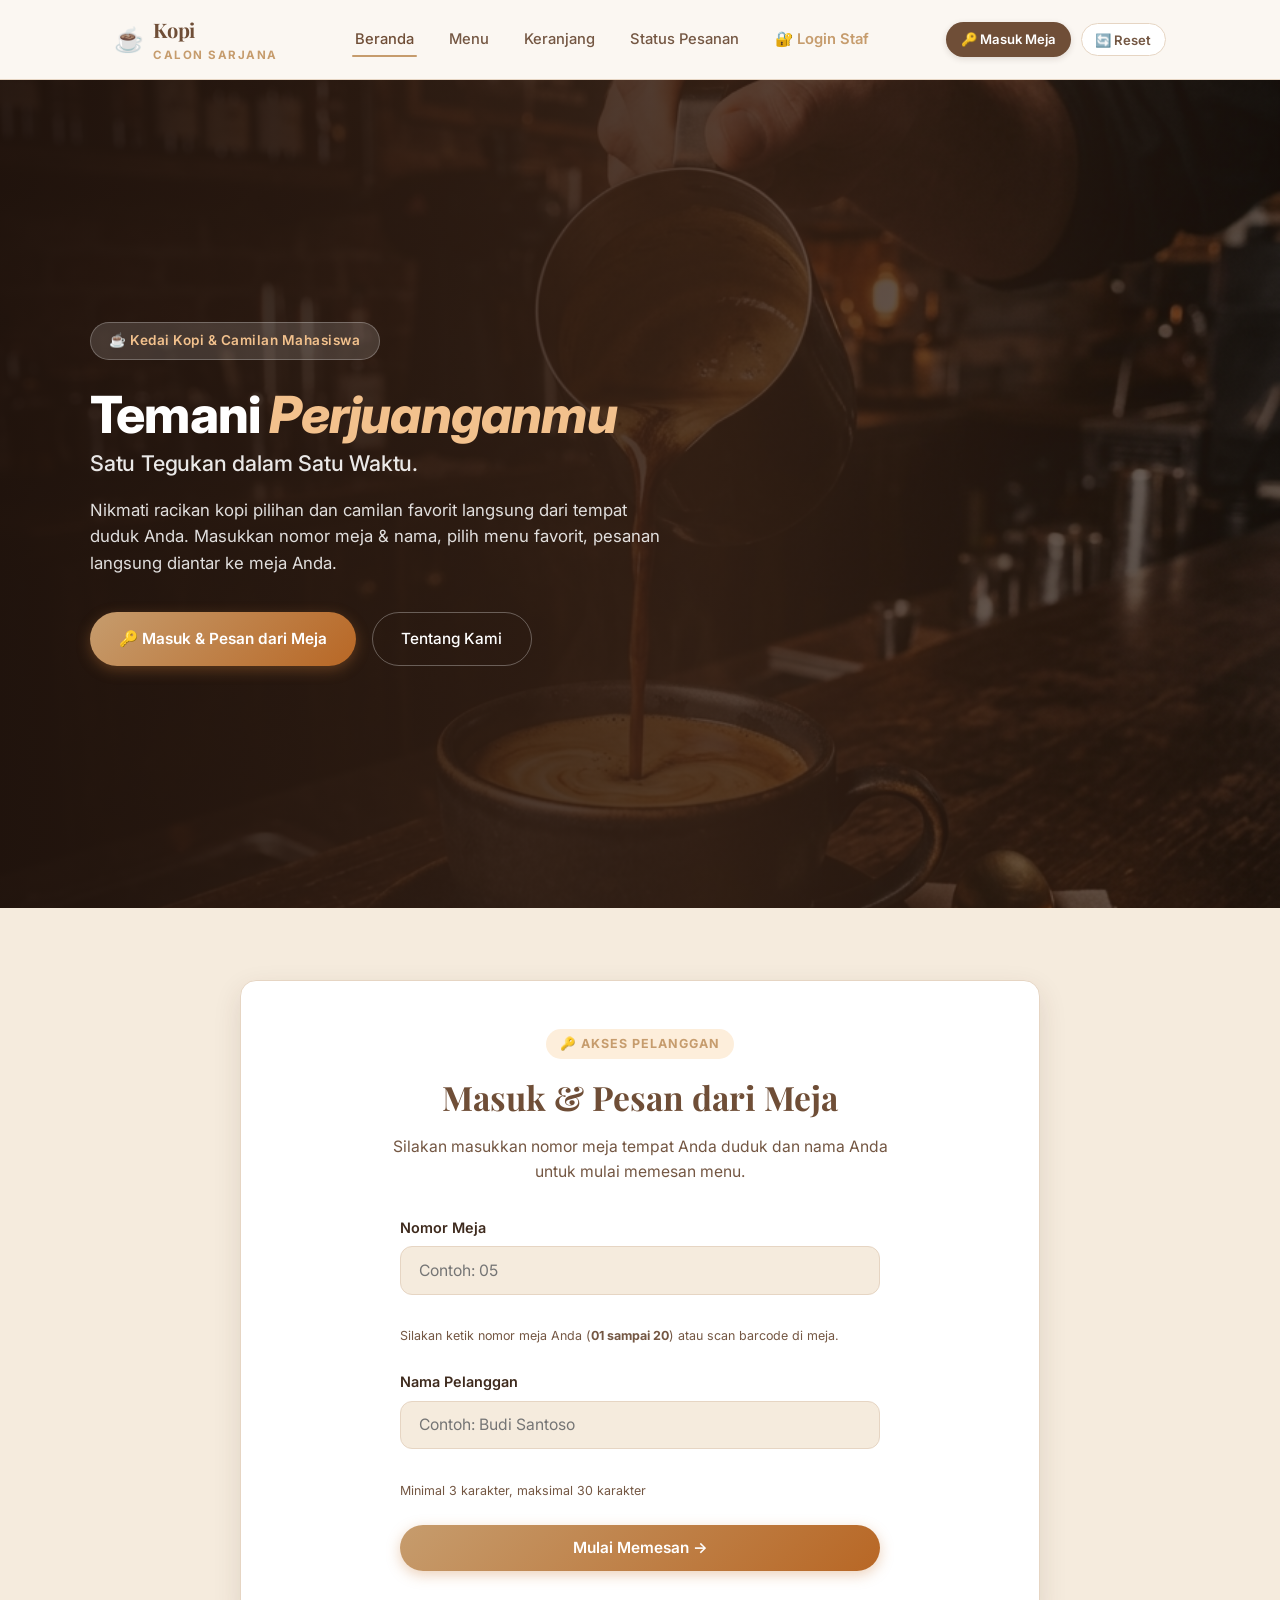
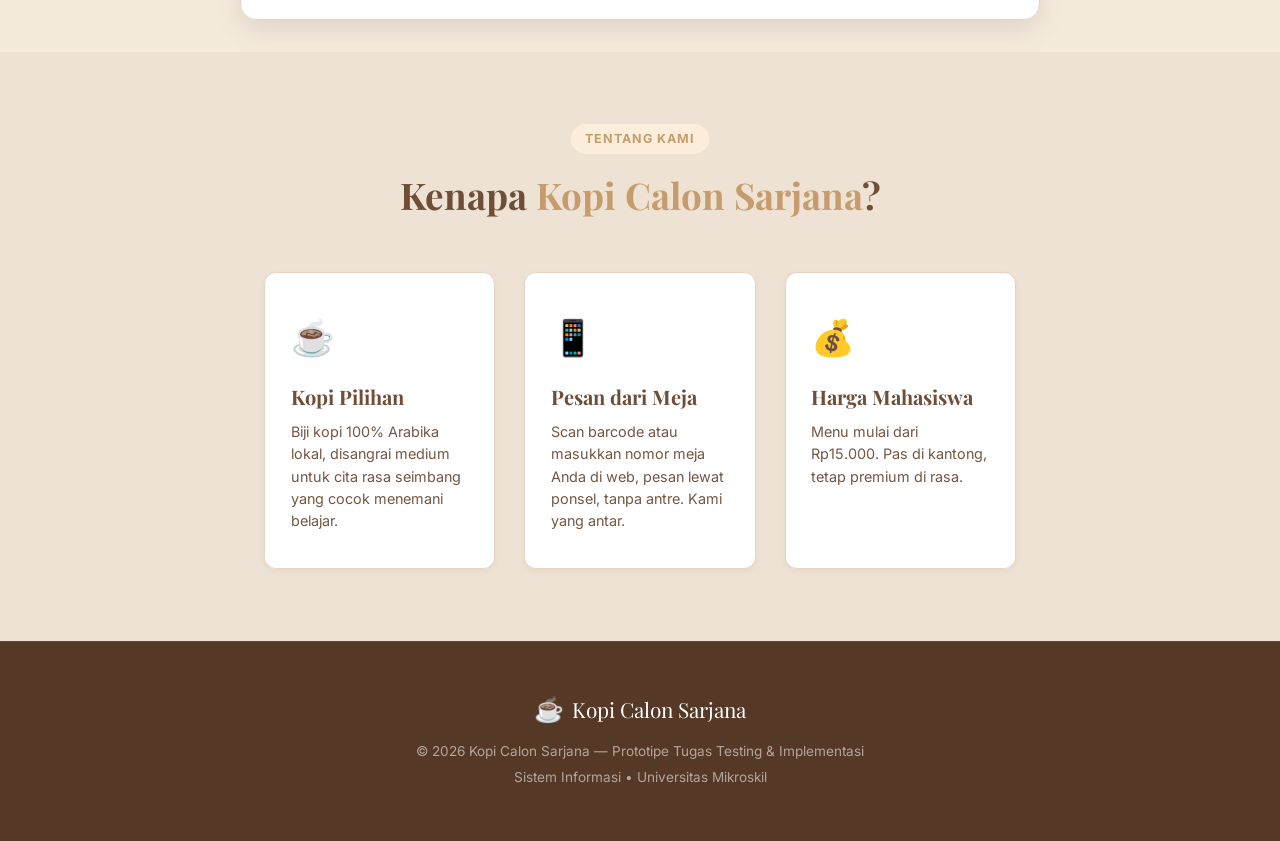
<file: index.html>
<!DOCTYPE html>
<html lang="id">
<head>
    <meta charset="UTF-8">
    <meta name="viewport" content="width=device-width, initial-scale=1.0">
    <title>Kopi Calon Sarjana — Temani Perjuanganmu</title>
    <meta name="description" content="Kopi Calon Sarjana — nikmati kopi dan camilan dari meja Anda. Pesan, duduk, nikmati.">
    <!-- Google Fonts -->
    <link rel="preconnect" href="https://fonts.googleapis.com">
    <link rel="preconnect" href="https://fonts.gstatic.com" crossorigin>
    <link href="https://fonts.googleapis.com/css2?family=Inter:wght@300;400;500;600;700;800&family=Playfair+Display:ital,wght@0,600;0,700;1,600&display=swap" rel="stylesheet">
    <!-- Stylesheet -->
    <link rel="stylesheet" href="CSS/beranda.css">
</head>
<body>

    <!-- ==================== NAVBAR ==================== -->
    <nav class="navbar" id="navbar">
        <div class="nav-container">
            <a href="index.html" class="nav-logo" id="navLogo">
                <span class="logo-icon">☕</span>
                <span class="logo-text">Kopi<strong>Calon Sarjana</strong></span>
            </a>

            <!-- Hamburger menu untuk mobile -->
            <button class="nav-hamburger" id="navHamburger" aria-label="Toggle menu">
                <span></span>
                <span></span>
                <span></span>
            </button>

            <!-- Link navigasi pelanggan -->
            <ul class="nav-links" id="navLinks">
                <li><a href="index.html" class="active" id="linkBeranda">Beranda</a></li>
                <li><a href="menu.html" id="linkMenu">Menu</a></li>
                <li><a href="checkout.html" id="linkKeranjang">Keranjang</a></li>
                <li><a href="status.html" id="linkStatus">Status Pesanan</a></li>
                <li><a href="login.html" class="nav-staff-link" id="linkLoginStaff" title="Area Admin & Kasir">🔐 Login Staf</a></li>
            </ul>

            <!-- Area Status Login Pelanggan & Reset -->
            <div class="nav-actions">
                <!-- Info sesi pelanggan aktif jika sudah login meja -->
                <div id="navUserInfo" class="nav-user-info hidden">
                    <span id="navUserBadge" class="nav-user-badge">Meja 05 • Budi</span>
                    <button type="button" class="btn-ganti-meja" onclick="keluarSesiPelanggan()" title="Ganti Meja / Nama">Ganti</button>
                </div>

                <!-- Tombol CTA Masuk Meja jika belum login -->
                <a href="#registrasi" class="btn-nav-login" id="navBtnLogin">🔑 Masuk Meja</a>

                <!-- Tombol Reset Data Uji -->
                <button class="btn-reset-data" id="btnResetData" onclick="konfirmasiReset()" title="Reset Data Uji">
                    🔄 Reset
                </button>
            </div>
        </div>
    </nav>

    <!-- ==================== HERO SECTION DENGAN SLIDESHOW 4 GAMBAR ==================== -->
    <header class="hero" id="heroSection">
        <!-- Slideshow 4 Gambar Background Hero -->
        <div class="hero-slideshow" aria-hidden="true">
            <div class="hero-slide active" style="background-image: url('coffee_hero.jpg');"></div>
            <div class="hero-slide" style="background-image: url('https://images.unsplash.com/photo-1501339847302-ac426a4a7cbb?w=1400&auto=format&fit=crop&q=80');"></div>
            <div class="hero-slide" style="background-image: url('https://images.unsplash.com/photo-1495474472287-4d71bcdd2085?w=1400&auto=format&fit=crop&q=80');"></div>
            <div class="hero-slide" style="background-image: url('https://images.unsplash.com/photo-1517701550927-30cf4ba1dba5?w=1400&auto=format&fit=crop&q=80');"></div>
        </div>

        <!-- Lapisan Overlay untuk Keterbacaan Teks Maksimal -->
        <div class="hero-overlay"></div>

        <div class="hero-container">
            <div class="hero-content fade-in-up">
                <span class="hero-badge">☕ Kedai Kopi & Camilan Mahasiswa</span>
                <h1>Temani <span class="hero-highlight">Perjuanganmu</span><br>
                    <span class="hero-sub">Satu Tegukan dalam Satu Waktu.</span>
                </h1>
                <p class="hero-desc">
                    Nikmati racikan kopi pilihan dan camilan favorit langsung dari tempat duduk Anda. 
                    Masukkan nomor meja & nama, pilih menu favorit, pesanan langsung diantar ke meja Anda.
                </p>
                <div class="hero-cta">
                    <a href="#registrasi" class="btn-primary" id="btnMulaiPesan">🔑 Masuk & Pesan dari Meja</a>
                    <a href="#tentang" class="btn-ghost">Tentang Kami</a>
                </div>
            </div>
        </div>
    </header>

    <!-- ==================== SECTION REGISTRASI / LOGIN MEJA ==================== -->
    <section class="section-registrasi" id="registrasi">
        <div class="section-container scroll-reveal">
            <div class="reg-header">
                <span class="section-badge">🔑 Akses Pelanggan</span>
                <h2>Masuk & Pesan dari Meja</h2>
                <p>Silakan masukkan nomor meja tempat Anda duduk dan nama Anda untuk mulai memesan menu.</p>
            </div>

            <!-- Pesan error jika URL parameter meja tidak valid (contoh: ?meja=99) -->
            <div id="mejaErrorContainer" class="meja-error-card hidden">
                <div class="error-icon-large">⚠️</div>
                <h3>Meja tidak ditemukan</h3>
                <p id="mejaErrorDetail">Kode meja tidak valid. Silakan periksa kembali nomor meja Anda (01 sampai 20) atau hubungi kasir.</p>
                <p class="hint-text">Format meja yang valid: 01 - 20</p>
                <button type="button" class="btn-secondary" style="margin-top: 1rem;" onclick="tampilkanFormManual()">Ketik Nomor Meja Manual</button>
            </div>

            <!-- Form Registrasi / Login Meja -->
            <form id="formRegistrasi" class="reg-form" onsubmit="prosesRegistrasi(event)">
                <!-- Input Nomor Meja -->
                <div class="form-group">
                    <label for="inputMeja">Nomor Meja</label>
                    <input type="text" id="inputMeja" placeholder="Contoh: 05" maxlength="2" autocomplete="off" />
                    <div id="errorMeja" class="error-message" role="alert"></div>
                    <small class="form-hint" id="hintMeja">Rentang meja yang tersedia: <strong>01 sampai 20</strong> (terisi otomatis bila scan barcode)</small>
                </div>

                <!-- Input Nama Pelanggan -->
                <div class="form-group">
                    <label for="inputNama">Nama Pelanggan</label>
                    <input type="text" id="inputNama" placeholder="Contoh: Budi Santoso" maxlength="30" autocomplete="off" />
                    <div id="errorNama" class="error-message" role="alert"></div>
                    <small class="form-hint">Minimal 3 karakter, maksimal 30 karakter</small>
                </div>

                <button type="submit" class="btn-primary btn-full" id="btnRegistrasi">
                    Mulai Memesan →
                </button>
            </form>

            <!-- Tampilan Jika Sudah Berhasil Masuk / Terdaftar -->
            <div id="regSukses" class="reg-sukses hidden">
                <div class="sukses-icon">✅</div>
                <h3>Selamat datang, <span id="namaDisplay"></span>!</h3>
                <p>Anda terdaftar di <strong>Meja <span id="mejaDisplay"></span></strong>. Silakan lanjut memilih menu favorit Anda.</p>
                <div class="reg-sukses-actions">
                    <a href="menu.html" class="btn-primary" id="btnKeMenu">
                        Lihat Katalog Menu →
                    </a>
                    <button type="button" class="btn-secondary" id="btnGantiSesi" onclick="keluarSesiPelanggan()">
                        Ganti Meja / Nama
                    </button>
                </div>
            </div>
        </div>
    </section>

    <!-- ==================== SECTION TENTANG ==================== -->
    <section class="section-tentang" id="tentang">
        <div class="section-container scroll-reveal">
            <span class="section-badge">Tentang Kami</span>
            <h2>Kenapa <span class="text-accent">Kopi Calon Sarjana</span>?</h2>
            <div class="tentang-grid">
                <div class="tentang-card">
                    <div class="tentang-icon">☕</div>
                    <h3>Kopi Pilihan</h3>
                    <p>Biji kopi 100% Arabika lokal, disangrai medium untuk cita rasa seimbang yang cocok menemani belajar.</p>
                </div>
                <div class="tentang-card">
                    <div class="tentang-icon">📱</div>
                    <h3>Pesan dari Meja</h3>
                    <p>Scan barcode atau masukkan nomor meja Anda di web, pesan lewat ponsel, tanpa antre. Kami yang antar.</p>
                </div>
                <div class="tentang-card">
                    <div class="tentang-icon">💰</div>
                    <h3>Harga Mahasiswa</h3>
                    <p>Menu mulai dari Rp15.000. Pas di kantong, tetap premium di rasa.</p>
                </div>
            </div>
        </div>
    </section>

    <!-- ==================== FOOTER ==================== -->
    <footer class="footer">
        <div class="footer-container">
            <div class="footer-brand">
                <span class="logo-icon">☕</span>
                <span>Kopi Calon Sarjana</span>
            </div>
            <p class="footer-text">© 2026 Kopi Calon Sarjana — Prototipe Tugas Testing & Implementasi</p>
            <p class="footer-text">Sistem Informasi • Universitas Mikroskil</p>
        </div>
    </footer>

    <!-- ==================== SCRIPTS ==================== -->
    <script src="js/data.js"></script>
    <script src="js/nav-guard.js"></script>
    <script src="js/beranda.js"></script>
</body>
</html>
</file>
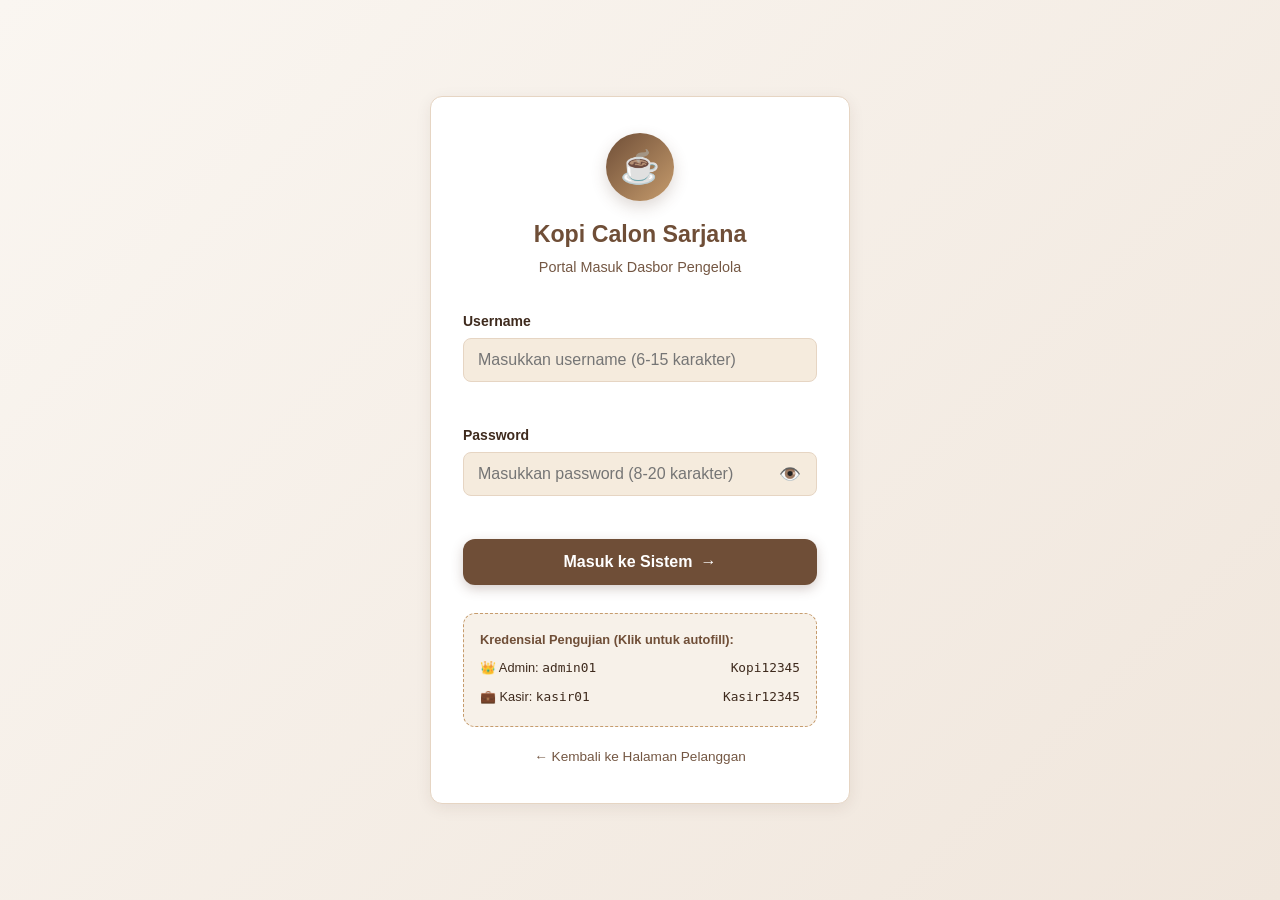
<file: admin.html>
<!DOCTYPE html>
<html lang="id">
<head>
  <meta charset="UTF-8">
  <meta name="viewport" content="width=device-width, initial-scale=1.0">
  <title>Dasbor Admin — Kopi Calon Sarjana</title>
  <link rel="stylesheet" href="CSS/style.css">
  <link rel="stylesheet" href="CSS/admin.css">
</head>
<body>

  <div class="admin-layout">
    <!-- ==================== SIDEBAR DESKTOP ==================== -->
    <aside class="admin-sidebar" aria-label="Sidebar Navigasi Admin">
      <div class="sidebar-header">
        <div class="sidebar-brand-icon">☕</div>
        <div class="sidebar-brand-text">
          <h2>Kopi Calon Sarjana</h2>
          <span>Area Admin</span>
        </div>
      </div>

      <nav class="sidebar-nav">
        <button id="nav-dashboard" class="nav-item active">
          <span class="nav-icon">📊</span>
          <span>Dashboard</span>
        </button>

        <button id="nav-antrean" class="nav-item">
          <span class="nav-icon">📋</span>
          <span>Antrean Pesanan</span>
        </button>

        <button id="nav-menu" class="nav-item">
          <span class="nav-icon">☕</span>
          <span>Kelola Menu</span>
        </button>

        <button id="nav-rekap" class="nav-item">
          <span class="nav-icon">📊</span>
          <span>Rekap Penjualan</span>
        </button>
      </nav>

      <div class="sidebar-footer">
        <div class="user-badge-sidebar">
          <div class="user-avatar-circle">A</div>
          <div>
            <div id="adminUserName" class="user-meta-name">admin01</div>
            <div id="adminUserRole" class="user-meta-role">Admin</div>
          </div>
        </div>
        <button onclick="logout()" class="btn-sidebar-logout" title="Keluar dari akun admin">
          <span>🚪</span>
          <span>Keluar</span>
        </button>
      </div>
    </aside>

    <!-- ==================== MAIN CONTENT AREA ==================== -->
    <main class="admin-main">
      <!-- Header Bar -->
      <div class="page-header-bar">
        <div class="page-title-group">
          <h1 id="mainSectionTitle">Dasbor Pengelola</h1>
          <p>Pantau pesanan, verifikasi transaksi non-tunai, dan kelola katalog produk</p>
        </div>
        <div class="header-status-indicator">
          <span class="pulse-dot"></span>
          <span>Sistem Aktif (Real-Time)</span>
        </div>
      </div>

      <!-- ==================== FITUR A: SECTION DASBOR ==================== -->
      <section id="section-dashboard" class="admin-section active">
        <!-- 3 Kartu Ringkasan Hari Ini -->
        <div class="dashboard-grid">
          <!-- Kartu 1: Pesanan Hari Ini -->
          <div class="stat-card card-blue">
            <div class="stat-icon-wrapper">📦</div>
            <div class="stat-info">
              <div class="stat-title">Pesanan Hari Ini</div>
              <div id="stat-total-pesanan" class="stat-value">0</div>
              <div class="stat-subtext">Total transaksi masuk hari ini</div>
            </div>
          </div>

          <!-- Kartu 2: Menunggu Konfirmasi -->
          <div class="stat-card card-amber">
            <div class="stat-icon-wrapper">⏳</div>
            <div class="stat-info">
              <div class="stat-title">Menunggu Konfirmasi</div>
              <div id="stat-menunggu-konfirmasi" class="stat-value">0</div>
              <div class="stat-subtext">Perlu verifikasi & pemrosesan</div>
            </div>
          </div>

          <!-- Kartu 3: Total Penjualan Hari Ini (Hanya Status Lunas) -->
          <div class="stat-card card-green">
            <div class="stat-icon-wrapper">💰</div>
            <div class="stat-info">
              <div class="stat-title">Total Penjualan Hari Ini</div>
              <div id="stat-total-penjualan" class="stat-value">Rp0</div>
              <div class="stat-subtext">Total pendapatan berstatus lunas</div>
            </div>
          </div>
        </div>

        <!-- Ringkasan Cepat Antrean di Dasbor -->
        <div class="section-box">
          <div class="section-box-header">
            <h3><span>⚡</span> <span>5 Pesanan Terbaru Hari Ini</span></h3>
            <button class="header-action-btn" onclick="bukaSection('section-antrean', 'nav-antrean')">
              <span>Buka Seluruh Antrean</span>
              <span>→</span>
            </button>
          </div>
          <div class="table-responsive">
            <table class="admin-table">
              <thead>
                <tr>
                  <th>Nomor Pesanan</th>
                  <th>Meja</th>
                  <th>Status Bayar</th>
                  <th>Status Alur</th>
                  <th>Total</th>
                </tr>
              </thead>
              <tbody id="tbody-antrean-mini">
                <!-- Di-generate otomatis oleh admin.js -->
              </tbody>
            </table>
          </div>
        </div>
      </section>

      <!-- ==================== FITUR B: SECTION ANTREAN PESANAN ==================== -->
      <section id="section-antrean" class="admin-section">
        <div class="section-box">
          <div class="section-box-header">
            <h3><span>📋</span> <span>Daftar Antrean Pesanan Masuk</span></h3>
            <div style="font-size: 0.85rem; color: var(--color-text-secondary);">
              Urutan dari pesanan terbaru
            </div>
          </div>
          <div class="table-responsive">
            <table class="admin-table">
              <thead>
                <tr>
                  <th>Nomor Pesanan</th>
                  <th>Meja</th>
                  <th>Status Bayar</th>
                  <th>Status Pesanan</th>
                  <th>Total</th>
                  <th>Aksi & Alur Status</th>
                </tr>
              </thead>
              <tbody id="tbody-antrean-pesanan">
                <!-- Di-render oleh admin.js -->
              </tbody>
            </table>
          </div>
        </div>
      </section>

      <!-- ==================== FITUR C: SECTION KELOLA MENU ==================== -->
      <section id="section-menu" class="admin-section">
        <div class="section-box">
          <div class="section-box-header">
            <h3><span>☕</span> <span>Katalog Menu Kopi & Cemilan</span></h3>
            <button class="header-action-btn" onclick="bukaModalTambahMenu()">
              <span>+</span>
              <span>Tambah Menu</span>
            </button>
          </div>
          <div class="table-responsive">
            <table class="admin-table">
              <thead>
                <tr>
                  <th>ID</th>
                  <th>Foto</th>
                  <th>Nama & Deskripsi</th>
                  <th>Kategori</th>
                  <th>Harga Satuan</th>
                  <th>Ketersediaan (Toggle)</th>
                  <th>Aksi</th>
                </tr>
              </thead>
              <tbody id="tbody-kelola-menu">
                <!-- Di-render oleh admin.js -->
              </tbody>
            </table>
          </div>
        </div>
      </section>

      <!-- ==================== FITUR REKAP PENJUALAN (ADMIN) ==================== -->
      <section id="section-rekap" class="admin-section">
        <!-- Rekap Tabs -->
        <div class="rekap-tabs-header">
          <button id="btn-tab-harian" class="rekap-tab-btn active" onclick="bukaTabRekapAdmin('harian')">
            📅 Rekap Harian (Hari Ini)
          </button>
          <button id="btn-tab-bulanan" class="rekap-tab-btn" onclick="bukaTabRekapAdmin('bulanan')">
            🗓️ Rekap Bulanan (<span id="rekap-nama-bulan">Bulan Ini</span>)
          </button>

          <!-- Tombol Inject Data Dummy (TC-27) -->
          <div style="margin-left:auto; display:flex; align-items:center;">
            <button id="btn-inject-dummy" class="btn-inject-dummy" onclick="handleInjectDummyAdmin()" title="Menambahkan 1 transaksi selesai di hari kemarin (Rp56.000) untuk pengujian">
              <span>🧪</span>
              <span>Inject Data Dummy (Kemarin)</span>
            </button>
          </div>
        </div>

        <!-- Konten Tab 1: Rekap Harian (TC-16) -->
        <div id="tab-content-harian" class="rekap-tab-content active">
          <div class="dashboard-grid">
            <!-- Kartu Tunai Harian -->
            <div class="stat-card card-green">
              <div class="stat-icon-wrapper">💵</div>
              <div class="stat-info">
                <div class="stat-title">Pendapatan Tunai Hari Ini</div>
                <div id="rekap-tunai-harian" class="stat-value">Rp0</div>
                <div class="stat-subtext">Total transaksi tunai lunas</div>
              </div>
            </div>

            <!-- Kartu Non-Tunai Harian -->
            <div class="stat-card card-blue">
              <div class="stat-icon-wrapper">📱</div>
              <div class="stat-info">
                <div class="stat-title">Pendapatan Non-Tunai Hari Ini</div>
                <div id="rekap-nontunai-harian" class="stat-value">Rp0</div>
                <div class="stat-subtext">QRIS / Transfer bank lunas</div>
              </div>
            </div>

            <!-- Kartu Total Keseluruhan Harian -->
            <div class="stat-card card-amber">
              <div class="stat-icon-wrapper">🏆</div>
              <div class="stat-info">
                <div class="stat-title">Total Keseluruhan Hari Ini</div>
                <div id="rekap-total-harian" class="stat-value">Rp0</div>
                <div class="stat-subtext">Akumulasi seluruh metode pembayaran</div>
              </div>
            </div>
          </div>
        </div>

        <!-- Konten Tab 2: Rekap Bulanan (TC-27) -->
        <div id="tab-content-bulanan" class="rekap-tab-content">
          <div class="dashboard-grid">
            <!-- Kartu Total Bulanan -->
            <div class="stat-card card-green" style="grid-column: 1/-1;">
              <div class="stat-icon-wrapper" style="width:72px; height:72px; font-size:2.25rem;">📈</div>
              <div class="stat-info">
                <div class="stat-title">Total Keseluruhan Bulan Ini</div>
                <div id="rekap-total-bulanan" class="stat-value" style="font-size:2.25rem;">Rp0</div>
                <div class="stat-subtext">Total seluruh pesanan lunas di bulan kalender berjalan (termasuk pesanan tanggal kemarin)</div>
              </div>
            </div>
          </div>
        </div>
      </section>
    </main>
  </div>

  <!-- ==================== BOTTOM NAV (MOBILE) ==================== -->
  <nav class="admin-bottom-nav" aria-label="Bottom Navigasi Mobile">
    <button id="m-nav-dashboard" class="bottom-nav-item active">
      <span class="nav-icon">📊</span>
      <span>Dashboard</span>
    </button>
    <button id="m-nav-antrean" class="bottom-nav-item">
      <span class="nav-icon">📋</span>
      <span>Antrean</span>
    </button>
    <button id="m-nav-menu" class="bottom-nav-item">
      <span class="nav-icon">☕</span>
      <span>Menu</span>
    </button>
    <button id="m-nav-rekap" class="bottom-nav-item">
      <span class="nav-icon">📈</span>
      <span>Rekap</span>
    </button>
    <button onclick="logout()" class="bottom-nav-item" style="color: var(--color-error);">
      <span class="nav-icon">🚪</span>
      <span>Keluar</span>
    </button>
  </nav>

  <!-- ==================== MODAL VERIFIKASI BUKTI PEMBAYARAN ==================== -->
  <div id="modalBuktiPembayaran" class="modal-overlay" role="dialog" aria-modal="true" aria-labelledby="modalBuktiTitle">
    <div class="modal-card">
      <div class="modal-header">
        <h3 id="modalBuktiTitle">Verifikasi Bukti Pembayaran Non-Tunai</h3>
        <button class="modal-close-btn" onclick="tutupModalBukti()" aria-label="Tutup Modal">&times;</button>
      </div>
      <div class="modal-body">
        <div id="buktiPreviewArea" class="bukti-preview-container">
          <!-- Preview Bukti Transfer dimasukkan di sini -->
        </div>
        <div id="buktiDetailMeta" class="bukti-detail-meta">
          <!-- Info ringkas transaksi -->
        </div>
      </div>
      <div class="modal-footer">
        <!-- Tombol Tolak Bukti (TC-22) -->
        <button id="btn-tolak-bukti" class="btn-tolak" onclick="handleAksiTolakBukti()">
          <span>✕</span>
          <span>Tolak</span>
        </button>
        <!-- Tombol Terima Bukti (TC-12) -->
        <button id="btn-terima-bukti" class="btn-terima" onclick="handleAksiTerimaBukti()">
          <span>✓</span>
          <span>Terima</span>
        </button>
      </div>
    </div>
  </div>

  <!-- ==================== MODAL TAMBAH / EDIT MENU ==================== -->
  <div id="modalKelolaMenu" class="modal-overlay" role="dialog" aria-modal="true" aria-labelledby="modalMenuTitle">
    <div class="modal-card">
      <div class="modal-header">
        <h3 id="modalMenuTitle">Kelola Menu</h3>
        <button class="modal-close-btn" onclick="tutupModalMenu()" aria-label="Tutup Modal">&times;</button>
      </div>
      <form id="formMenuAdmin" onsubmit="handleSimpanMenu(event)">
        <div class="modal-body">
          <input type="hidden" id="input-menu-id">

          <div style="margin-bottom: 1rem;">
            <label for="input-menu-nama" style="display:block; font-size: 0.85rem; font-weight: 600; margin-bottom: 0.35rem;">
              Nama Menu <span style="color: var(--color-error);">*</span>
            </label>
            <input 
              type="text" 
              id="input-menu-nama" 
              class="input-field" 
              placeholder="Contoh: Es Kopi Susu Gula Aren" 
              style="width: 100%; padding: 0.65rem; border: 1.5px solid var(--color-border); border-radius: 8px;"
              required
            >
          </div>

          <div style="margin-bottom: 1rem;">
            <label for="input-menu-kategori" style="display:block; font-size: 0.85rem; font-weight: 600; margin-bottom: 0.35rem;">
              Kategori <span style="color: var(--color-error);">*</span>
            </label>
            <select 
              id="input-menu-kategori" 
              style="width: 100%; padding: 0.65rem; border: 1.5px solid var(--color-border); border-radius: 8px;"
            >
              <option value="Kopi">Kopi</option>
              <option value="Non-Kopi">Non-Kopi</option>
              <option value="Makanan">Makanan</option>
            </select>
          </div>

          <div style="margin-bottom: 1rem;">
            <label for="input-menu-harga" style="display:block; font-size: 0.85rem; font-weight: 600; margin-bottom: 0.35rem;">
              Harga (Rp) <span style="color: var(--color-error);">*</span>
            </label>
            <input 
              type="number" 
              id="input-menu-harga" 
              class="input-field" 
              placeholder="Contoh: 25000" 
              min="1000" 
              step="500" 
              style="width: 100%; padding: 0.65rem; border: 1.5px solid var(--color-border); border-radius: 8px;"
              required
            >
          </div>

          <div style="margin-bottom: 1rem;">
            <label for="input-menu-deskripsi" style="display:block; font-size: 0.85rem; font-weight: 600; margin-bottom: 0.35rem;">
              Deskripsi Singkat (Opsional)
            </label>
            <textarea 
              id="input-menu-deskripsi" 
              rows="3" 
              style="width: 100%; padding: 0.65rem; border: 1.5px solid var(--color-border); border-radius: 8px; font-family: inherit; font-size: 0.9rem;"
              placeholder="Keterangan bahan atau cita rasa menu..."
            ></textarea>
          </div>

          <div style="margin-bottom: 0.5rem;">
            <label for="input-menu-image" style="display:block; font-size: 0.85rem; font-weight: 600; margin-bottom: 0.35rem;">
              URL Gambar (Opsional)
            </label>
            <input 
              type="text" 
              id="input-menu-image" 
              placeholder="https://... atau path gambar lokal" 
              style="width: 100%; padding: 0.65rem; border: 1.5px solid var(--color-border); border-radius: 8px; font-size: 0.85rem;"
            >
          </div>
        </div>
        <div class="modal-footer">
          <button type="button" class="btn-action-small" onclick="tutupModalMenu()" style="background:#e8ddd2;">Batal</button>
          <button type="submit" class="header-action-btn">Simpan Perubahan</button>
        </div>
      </form>
    </div>
  </div>

  <!-- Hidden master template to ensure element with id="select-status" exists directly for test runner / DOM inspect -->
  <div style="display: none;" aria-hidden="true">
    <select id="select-status" aria-label="Template Alur Status">
      <option value="Menunggu Konfirmasi">Menunggu Konfirmasi</option>
      <option value="Diproses">Diproses</option>
      <option value="Siap Diambil">Siap Diambil</option>
      <option value="Selesai">Selesai</option>
    </select>
  </div>

  <!-- ==================== TOAST ERROR STATUS (TC-23) ==================== -->
  <div id="toast-error-status" role="alert">
    <span>⚠️</span>
    <span id="toast-error-text">Perubahan status tidak valid</span>
  </div>

  <!-- Toast Sukses Status -->
  <div id="toast-success-status" role="status">
    <span>✅</span>
    <span id="toast-success-text">Operasi berhasil dijalankan</span>
  </div>

  <!-- Dependensi Javascript -->
  <script src="js/storage.js"></script>
  <script src="js/data.js"></script>
  <script src="js/pesanan.js"></script>
  <script src="js/auth.js"></script>
  <script src="js/rekap.js"></script>
  <script src="js/admin.js"></script>
</body>
</html>
</file>
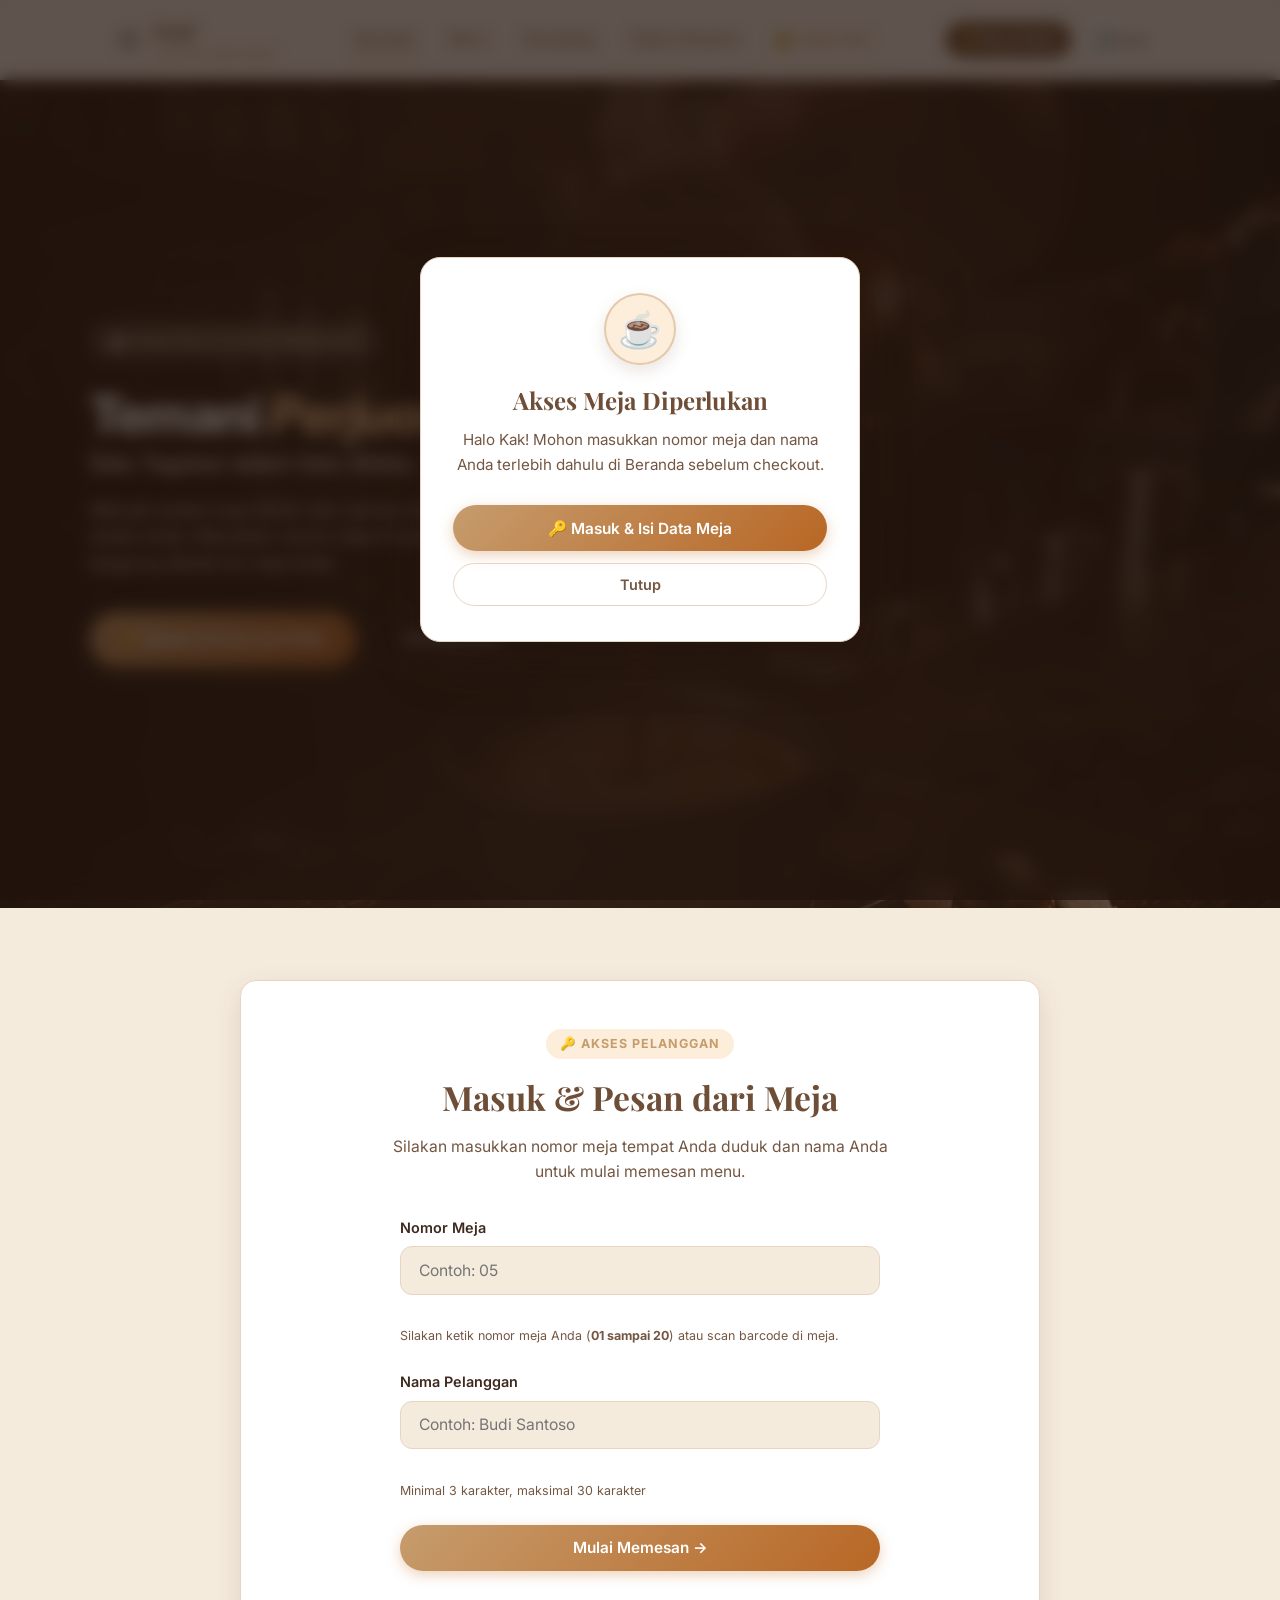
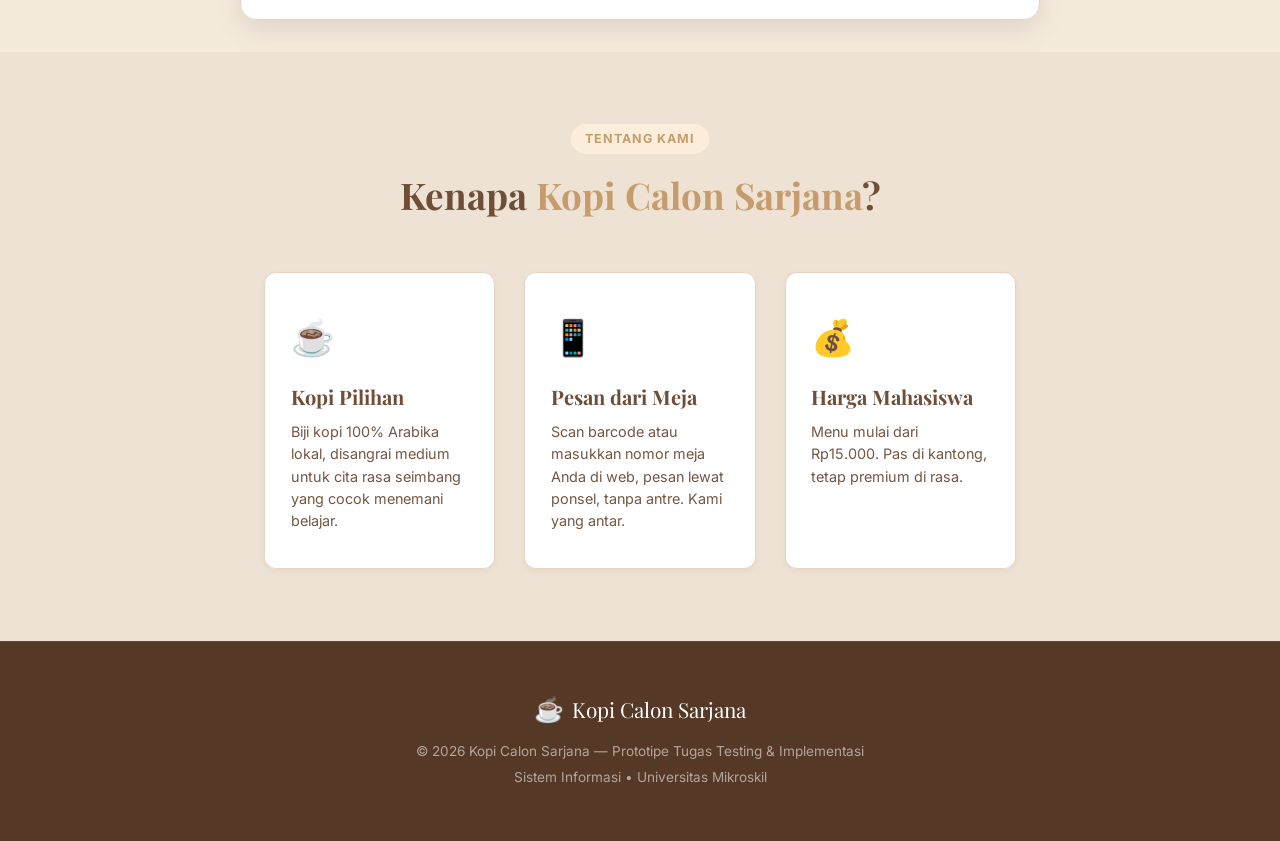
<file: checkout.html>
<!DOCTYPE html>
<html lang="id">
<head>
    <meta charset="UTF-8">
    <meta name="viewport" content="width=device-width, initial-scale=1.0">
    <title>Checkout Pesanan — Kopi Calon Sarjana</title>
    <meta name="description" content="Periksa ringkasan pesanan kopi & camilan Anda, pilih metode pembayaran, dan selesaikan pesanan Anda.">
    <!-- Google Fonts -->
    <link rel="preconnect" href="https://fonts.googleapis.com">
    <link rel="preconnect" href="https://fonts.gstatic.com" crossorigin>
    <link href="https://fonts.googleapis.com/css2?family=Inter:wght@300;400;500;600;700;800&family=Playfair+Display:ital,wght@0,600;0,700;1,600&display=swap" rel="stylesheet">
    <!-- Stylesheet -->
    <link rel="stylesheet" href="CSS/beranda.css">
    <link rel="stylesheet" href="CSS/menu.css">
    <link rel="stylesheet" href="CSS/checkout.css">
</head>
<body>

    <!-- ==================== NAVBAR ==================== -->
    <nav class="navbar" id="navbar">
        <div class="nav-container">
            <a href="index.html" class="nav-logo" id="navLogo">
                <span class="logo-icon">☕</span>
                <span class="logo-text">Kopi<strong>Calon Sarjana</strong></span>
            </a>

            <!-- Hamburger menu untuk mobile -->
            <button class="nav-hamburger" id="navHamburger" aria-label="Toggle menu">
                <span></span>
                <span></span>
                <span></span>
            </button>

            <!-- Link navigasi pelanggan -->
            <ul class="nav-links" id="navLinks">
                <li><a href="index.html" id="linkBeranda">Beranda</a></li>
                <li><a href="menu.html" id="linkMenu">Menu</a></li>
                <li><a href="checkout.html" class="active" id="linkKeranjang">Keranjang</a></li>
                <li><a href="status.html" id="linkStatus">Status Pesanan</a></li>
                <li><a href="login.html" class="nav-staff-link" id="linkLoginStaff" title="Area Admin & Kasir">🔐 Login Staf</a></li>
            </ul>

            <!-- Area Status Login Pelanggan & Reset -->
            <div class="nav-actions">
                <div id="navUserInfo" class="nav-user-info">
                    <span id="navUserBadge" class="nav-user-badge">Meja --</span>
                </div>

                <!-- Tombol Reset Data Uji -->
                <button class="btn-reset-data" id="btnResetData" onclick="konfirmasiReset()" title="Reset Data Uji">
                    🔄 Reset
                </button>
            </div>
        </div>
    </nav>

    <!-- ==================== BANNER STATUS MEJA DINE-IN ==================== -->
    <section class="dine-in-bar" id="dineInBar">
        <div class="dine-in-container">
            <div class="dine-in-info">
                <span class="dine-in-icon">📍</span>
                <div>
                    <strong>Dine-in di Meja: <span id="displayNomorMeja" class="badge-meja-highlight">--</span></strong>
                    <span class="dine-in-nama" id="displayNamaPelanggan">Pelanggan: ...</span>
                </div>
            </div>
            <div class="dine-in-action">
                <button type="button" class="btn-outline-sm" id="btnUbahMeja" onclick="bukaGantiMeja()">Ubah Meja</button>
            </div>
        </div>
    </section>

    <!-- ==================== KONTEN UTAMA CHECKOUT ==================== -->
    <main class="checkout-main-container">
        <header class="page-header-text">
            <span class="section-badge">Konfirmasi Pesanan</span>
            <h1>Checkout & Pembayaran</h1>
            <p>Periksa kembali pesanan Anda dan pilih metode pembayaran untuk melanjutkan.</p>
        </header>

        <!-- KARTU 1: RINGKASAN PESANAN -->
        <section class="checkout-card" id="cardRingkasanPesanan">
            <h2 class="card-title">
                <span>🛒</span>
                <span>Daftar Pesanan Meja <span id="checkoutNomorMejaText">--</span></span>
            </h2>

            <!-- Daftar Item Keranjang Dinamis -->
            <div class="order-items-list" id="checkoutItemsList">
                <!-- Di-render oleh js/checkout.js -->
            </div>

            <!-- Rincian Total -->
            <div class="order-summary-totals">
                <div class="summary-row">
                    <span>Subtotal Menu</span>
                    <strong id="checkoutSubtotalText">Rp0</strong>
                </div>
                <div class="summary-row">
                    <span>Pajak & Layanan Resto (0%)</span>
                    <span>Rp0</span>
                </div>
                <div class="summary-row grand-total">
                    <span>Total Pembayaran:</span>
                    <strong class="total-amount" id="checkoutTotalText">Rp0</strong>
                </div>
            </div>

            <div style="margin-top: 1rem; text-align: right;">
                <a href="menu.html" class="btn-outline-sm" style="text-decoration: none; display: inline-block;">
                    + Tambah Menu Lain
                </a>
            </div>
        </section>

        <!-- KARTU 2: PILIHAN METODE PEMBAYARAN -->
        <section class="checkout-card" id="cardMetodePembayaran">
            <h2 class="card-title">
                <span>💳</span>
                <span>Pilih Metode Pembayaran</span>
            </h2>

            <div class="payment-options-grid">
                <!-- Pilihan 1: Tunai -->
                <label class="payment-card-label selected" id="labelTunai" for="radio-tunai">
                    <div class="payment-card-header">
                        <span class="payment-icon">💵</span>
                        <input type="radio" id="radio-tunai" name="metodePembayaran" value="Tunai" checked onchange="ubahMetodePembayaran('Tunai')" />
                    </div>
                    <span class="payment-card-name">Tunai</span>
                    <span class="payment-card-desc">Bayar langsung di kasir saat pesanan diproses atau diambil.</span>
                </label>

                <!-- Pilihan 2: Non-Tunai -->
                <label class="payment-card-label" id="labelNonTunai" for="radio-nontunai">
                    <div class="payment-card-header">
                        <span class="payment-icon">📱</span>
                        <input type="radio" id="radio-nontunai" name="metodePembayaran" value="Non-Tunai" onchange="ubahMetodePembayaran('Non-Tunai')" />
                    </div>
                    <span class="payment-card-name">Non-Tunai</span>
                    <span class="payment-card-desc">Transfer Bank (BCA / Mandiri) atau QRIS E-Wallet (GoPay/OVO/Dana).</span>
                </label>
            </div>

            <!-- AREA UPLOAD BUKTI (Kondisional: Hanya tampil bila Non-Tunai dipilih) -->
            <div class="upload-section hidden" id="area-upload">
                <div class="upload-instructions">
                    <span>ℹ️</span>
                    <div>
                        <strong>Instruksi Pembayaran Non-Tunai:</strong>
                        <p>Silakan transfer sesuai nominal total ke rekening kafe di bawah, lalu lampirkan foto/tangkapan layar bukti transfer.</p>
                    </div>
                </div>

                <div class="rekening-box">
                    <div class="rekening-row">
                        <span>Bank BCA</span>
                        <span class="rekening-number">821-098-7654</span>
                    </div>
                    <div class="rekening-row">
                        <span>Atas Nama</span>
                        <strong>Kopi Calon Sarjana</strong>
                    </div>
                    <div class="rekening-row" style="margin-top: 0.35rem; color: var(--color-text-muted);">
                        <span>Nominal Transfer</span>
                        <strong style="color: var(--color-accent);" id="rekeningNominalText">Rp0</strong>
                    </div>
                </div>

                <div class="file-input-wrapper">
                    <label for="input-bukti" style="font-size: 0.9rem; font-weight: 600; color: var(--color-primary);">
                        Unggah Bukti Pembayaran (JPG/PNG, Maks. 5 MB) *
                    </label>
                    <input type="file" id="input-bukti" accept=".jpg, .jpeg, .png" onchange="onFileBuktiDipilih(this)" />
                    <span class="file-detail-info" id="fileInfoDetail">Format didukung: .jpg, .jpeg, .png (Maksimal 5 MB)</span>
                    
                    <!-- Pesan Error Bukti (Wajib untuk Black Box Testing TC-11 & TC-21) -->
                    <div id="pesan-error-bukti" class="error-message" role="alert"></div>
                </div>
            </div>
        </section>

        <!-- KARTU 3: TOMBOL SUBMIT PESANAN -->
        <section style="margin-top: 1.5rem;">
            <button type="button" class="btn-submit-order" id="btn-buat-pesanan" onclick="prosesBuatPesanan()">
                <span>☕</span>
                <span>Buat Pesanan Sekarang</span>
            </button>
            <p style="text-align: center; font-size: 0.8rem; color: var(--color-text-muted); margin-top: 0.75rem;">
                Pesanan Anda akan langsung diteruskan ke sistem kasir dan barista Kopi Calon Sarjana.
            </p>
        </section>
    </main>

    <!-- ==================== FOOTER ==================== -->
    <footer class="footer">
        <div class="footer-container">
            <div class="footer-brand">
                <span class="logo-icon">☕</span>
                <span>Kopi Calon Sarjana</span>
            </div>
            <p class="footer-text">© 2026 Kopi Calon Sarjana — Prototipe Tugas Testing & Implementasi</p>
            <p class="footer-text">Sistem Informasi • Universitas Mikroskil</p>
        </div>
    </footer>

    <!-- ==================== SCRIPTS ==================== -->
    <script src="js/hitung.js"></script>
    <script src="js/data.js"></script>
    <script src="js/storage.js"></script>
    <script src="js/nav-guard.js"></script>
    <script src="js/checkout.js"></script>
</body>
</html>
</file>
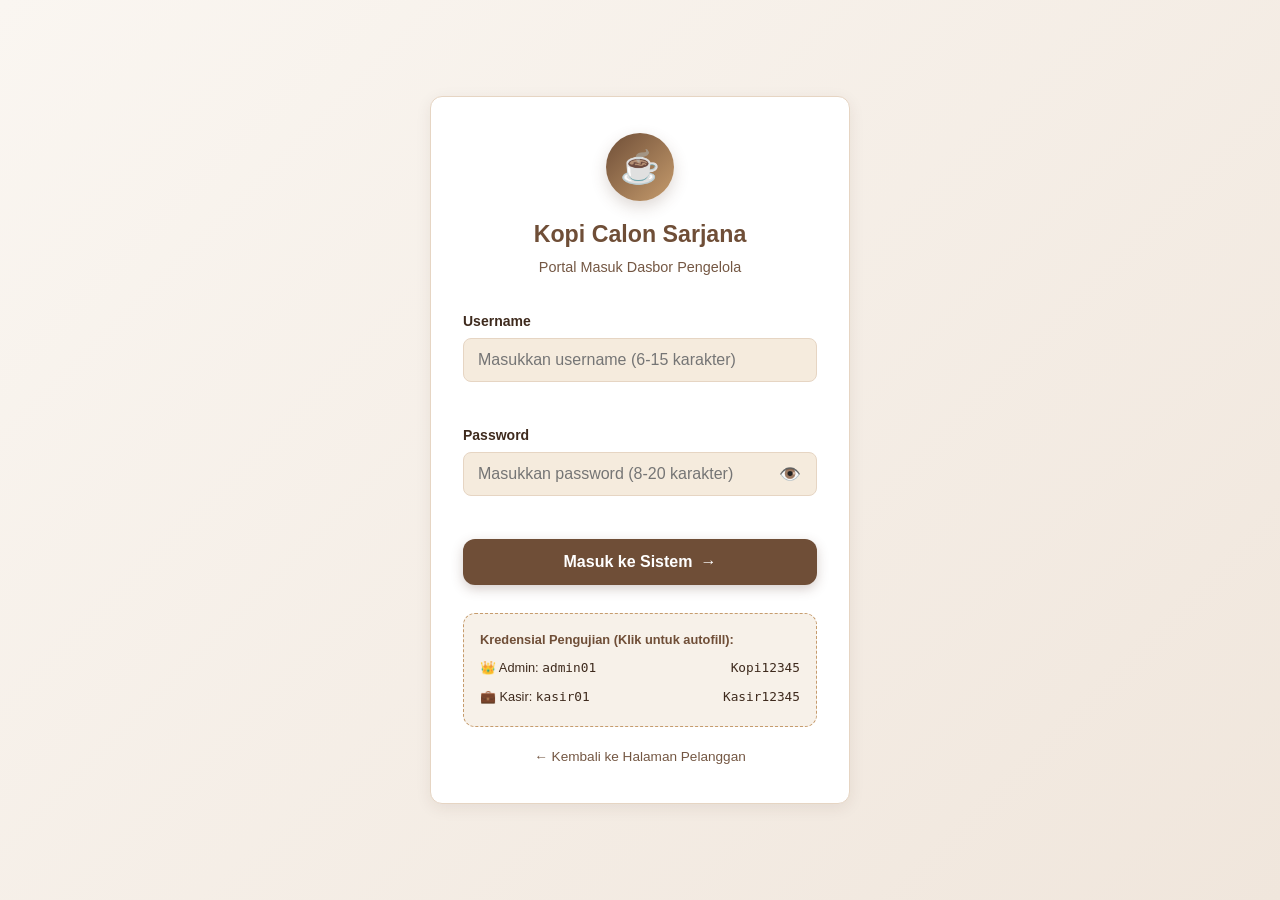
<file: kasir.html>
<!DOCTYPE html>
<html lang="id">
<head>
  <meta charset="UTF-8">
  <meta name="viewport" content="width=device-width, initial-scale=1.0">
  <title>Dasbor Kasir — Kopi Calon Sarjana</title>
  <link rel="stylesheet" href="CSS/style.css">
  <link rel="stylesheet" href="CSS/admin.css">
</head>
<body>

  <div class="admin-layout">
    <!-- ==================== SIDEBAR DESKTOP ==================== -->
    <aside class="admin-sidebar" aria-label="Sidebar Navigasi Kasir">
      <div class="sidebar-header">
        <div class="sidebar-brand-icon">💼</div>
        <div class="sidebar-brand-text">
          <h2>Kopi Calon Sarjana</h2>
          <span>Area Kasir</span>
        </div>
      </div>

      <nav class="sidebar-nav">
        <button id="nav-pos" class="nav-item active">
          <span class="nav-icon">🧾</span>
          <span>Input Pesanan (POS)</span>
        </button>

        <button id="nav-tunai" class="nav-item">
          <span class="nav-icon">💵</span>
          <span>Pembayaran Tunai</span>
          <span id="badge-count-tunai" class="badge" style="background:#e8f8f0; color:#27ae60; margin-left:auto; font-size:0.75rem;">0</span>
        </button>

        <button id="nav-rekap" class="nav-item">
          <span class="nav-icon">📊</span>
          <span>Rekap Penjualan</span>
        </button>
      </nav>

      <div class="sidebar-footer">
        <div class="user-badge-sidebar">
          <div class="user-avatar-circle" style="background:#dbeafe; color:#1e40af;">K</div>
          <div>
            <div id="kasirUserName" class="user-meta-name">kasir01</div>
            <div id="kasirUserRole" class="user-meta-role">Kasir</div>
          </div>
        </div>
        <button onclick="logout()" class="btn-sidebar-logout" title="Keluar dari akun kasir">
          <span>🚪</span>
          <span>Keluar</span>
        </button>
      </div>
    </aside>

    <!-- ==================== MAIN CONTENT AREA ==================== -->
    <main class="admin-main">
      <!-- Header Bar -->
      <div class="page-header-bar">
        <div class="page-title-group">
          <h1>Portal Layanan Kasir</h1>
          <p>Kelola pemesanan meja langsung, konfirmasi transaksi tunai, dan tinjau omset penjualan</p>
        </div>
        <div class="header-status-indicator">
          <span class="pulse-dot"></span>
          <span>Kasir Aktif (Real-Time)</span>
        </div>
      </div>

      <!-- ==================== FITUR A: SECTION INPUT PESANAN (POS) ==================== -->
      <section id="section-pos" class="admin-section active">
        <div class="pos-layout">
          <!-- Kolom Kiri: Katalog Menu -->
          <div class="section-box" style="margin-bottom:0;">
            <div class="section-box-header">
              <h3><span>☕</span> <span>Pilih Menu Produk</span></h3>
              <div style="font-size:0.825rem; color:var(--color-text-secondary);">
                Klik kartu menu untuk kustomisasi & memasukkan ke keranjang
              </div>
            </div>
            <div style="padding: 1.25rem;">
              <div id="pos-menu-container" class="pos-menu-grid">
                <!-- Di-render oleh js/kasir.js -->
              </div>
            </div>
          </div>

          <!-- Kolom Kanan: Panel Keranjang Kasir & Checkout Form -->
          <div class="pos-cart-panel">
            <div class="pos-cart-header">
              <h3 style="font-size:1.05rem; font-weight:700; color:var(--color-primary); display:flex; align-items:center; gap:0.4rem;">
                <span>🛒</span> <span>Keranjang Kasir</span>
              </h3>
              <button 
                onclick="kosongkanKeranjangKasir()" 
                style="background:none; border:none; color:var(--color-error); font-size:0.8rem; cursor:pointer;"
                title="Kosongkan Keranjang"
              >
                Reset
              </button>
            </div>

            <!-- Daftar Item Keranjang -->
            <div id="pos-keranjang" class="pos-cart-items-list">
              <!-- Di-render oleh js/kasir.js -->
            </div>

            <!-- Ringkasan Total Harga -->
            <div class="pos-cart-summary">
              <div class="pos-summary-row">
                <span>Jumlah Item:</span>
                <span id="pos-item-count" style="font-weight:700;">0</span>
              </div>
              <div class="pos-summary-row pos-summary-total">
                <span>Total Akhir:</span>
                <span id="pos-total-harga">Rp0</span>
              </div>
            </div>

            <!-- Form Checkout Kasir -->
            <form id="formCheckoutKasir" onsubmit="handleSimpanPesananKasir(event)">
              <div style="margin-bottom: 0.85rem;">
                <label for="pos-input-nama" style="display:block; font-size:0.825rem; font-weight:700; margin-bottom:0.25rem;">
                  Nama Pelanggan <span style="color:var(--color-error);">*</span>
                </label>
                <input 
                  type="text" 
                  id="pos-input-nama" 
                  class="input-field" 
                  placeholder="Contoh: Budi Santoso (3-30 karakter)" 
                  minlength="3" 
                  maxlength="30" 
                  style="width:100%; padding:0.6rem 0.75rem; border:1.5px solid var(--color-border); border-radius:8px; font-size:0.875rem;"
                  required
                >
              </div>

              <div style="margin-bottom: 0.85rem;">
                <label for="pos-input-meja" style="display:block; font-size:0.825rem; font-weight:700; margin-bottom:0.25rem;">
                  Nomor Meja (Opsional)
                </label>
                <input 
                  type="text" 
                  id="pos-input-meja" 
                  placeholder="Contoh: 05 atau Takeaway" 
                  style="width:100%; padding:0.6rem 0.75rem; border:1.5px solid var(--color-border); border-radius:8px; font-size:0.875rem;"
                >
              </div>

              <div style="margin-bottom: 1.15rem;">
                <label style="display:block; font-size:0.825rem; font-weight:700; margin-bottom:0.25rem;">
                  Metode Pembayaran
                </label>
                <div style="display:flex; align-items:center; gap:0.5rem; background:#faf6f1; border:1px solid var(--color-border); padding:0.55rem 0.75rem; border-radius:8px; font-size:0.85rem; font-weight:700; color:var(--color-primary);">
                  <span>💵</span>
                  <span>Tunai di Kasir (Otomatis Lunas)</span>
                </div>
              </div>

              <!-- Tombol Simpan Pesanan (TC-26) -->
              <button type="submit" id="pos-btn-simpan" class="btn-submit" style="width:100%; padding:0.75rem;">
                <span>💾 Simpan Pesanan</span>
              </button>
            </form>
          </div>
        </div>
      </section>

      <!-- ==================== FITUR B: SECTION PEMBAYARAN TUNAI (TC-15) ==================== -->
      <section id="section-tunai" class="admin-section">
        <div class="section-box">
          <div class="section-box-header">
            <h3><span>💵</span> <span>Antrean Pembayaran Tunai Pelanggan</span></h3>
            <div style="font-size:0.825rem; color:var(--color-text-secondary);">
              Pesanan pelanggan dengan metode Tunai yang menunggu pelunasan di kasir
            </div>
          </div>
          <div class="table-responsive">
            <table class="admin-table">
              <thead>
                <tr>
                  <th>Nomor Pesanan</th>
                  <th>Meja</th>
                  <th>Nama Pelanggan</th>
                  <th>Total Pembayaran</th>
                  <th>Aksi Penerimaan</th>
                </tr>
              </thead>
              <tbody id="tabel-pembayaran-tunai">
                <!-- Di-render oleh js/kasir.js -->
              </tbody>
            </table>
          </div>
        </div>
      </section>

      <!-- ==================== FITUR C: SECTION REKAP PENJUALAN (TC-16, TC-27) ==================== -->
      <!-- ==================== FITUR C: SECTION REKAP PENJUALAN (HANYA HARIAN UNTUK KASIR) ==================== -->
      <section id="section-rekap" class="admin-section">
        <!-- Rekap Header Kasir -->
        <div class="rekap-tabs-header">
          <div class="rekap-tab-btn active" style="cursor: default;">
            📅 Rekap Penjualan Hari Ini
          </div>
        </div>

        <!-- Konten Rekap Harian -->
        <div id="tab-content-harian" class="rekap-tab-content active">
          <div class="dashboard-grid">
            <!-- Kartu Tunai Harian -->
            <div class="stat-card card-green">
              <div class="stat-icon-wrapper">💵</div>
              <div class="stat-info">
                <div class="stat-title">Pendapatan Tunai Hari Ini</div>
                <div id="rekap-tunai-harian" class="stat-value">Rp0</div>
                <div class="stat-subtext">Total transaksi tunai lunas</div>
              </div>
            </div>

            <!-- Kartu Non-Tunai Harian -->
            <div class="stat-card card-blue">
              <div class="stat-icon-wrapper">📱</div>
              <div class="stat-info">
                <div class="stat-title">Pendapatan Non-Tunai Hari Ini</div>
                <div id="rekap-nontunai-harian" class="stat-value">Rp0</div>
                <div class="stat-subtext">QRIS / Transfer bank lunas</div>
              </div>
            </div>

            <!-- Kartu Total Keseluruhan Harian -->
            <div class="stat-card card-amber">
              <div class="stat-icon-wrapper">🏆</div>
              <div class="stat-info">
                <div class="stat-title">Total Keseluruhan Hari Ini</div>
                <div id="rekap-total-harian" class="stat-value">Rp0</div>
                <div class="stat-subtext">Akumulasi seluruh metode pembayaran</div>
              </div>
            </div>
          </div>
        </div>
      </section>
    </main>
  </div>

  <!-- ==================== BOTTOM NAV MOBILE KASIR ==================== -->
  <nav class="admin-bottom-nav" aria-label="Bottom Navigasi Kasir Mobile">
    <button id="m-nav-pos" class="bottom-nav-item active">
      <span class="nav-icon">🧾</span>
      <span>POS</span>
    </button>
    <button id="m-nav-tunai" class="bottom-nav-item">
      <span class="nav-icon">💵</span>
      <span>Tunai</span>
    </button>
    <button id="m-nav-rekap" class="bottom-nav-item">
      <span class="nav-icon">📊</span>
      <span>Rekap</span>
    </button>
    <button onclick="logout()" class="bottom-nav-item" style="color: var(--color-error);">
      <span class="nav-icon">🚪</span>
      <span>Keluar</span>
    </button>
  </nav>

  <!-- ==================== MODAL KUSTOMISASI POS (TC-26) ==================== -->
  <div id="modalKustomPOS" class="modal-overlay" role="dialog" aria-modal="true" aria-labelledby="posModalItemTitle">
    <div class="modal-card">
      <div class="modal-header">
        <div>
          <h3 id="posModalItemTitle">Kustomisasi Menu</h3>
          <span id="posModalItemPrice" style="font-size:0.875rem; color:var(--color-primary); font-weight:700;">Rp0</span>
        </div>
        <button class="modal-close-btn" onclick="tutupModalKustomPOS()" aria-label="Tutup">&times;</button>
      </div>

      <div class="modal-body">
        <!-- Opsi Ukuran -->
        <div style="margin-bottom: 1.15rem;">
          <label style="display:block; font-size:0.825rem; font-weight:700; margin-bottom:0.4rem;">Ukuran</label>
          <div style="display:flex; gap:0.75rem;">
            <label style="flex:1; border:1px solid var(--color-border); border-radius:8px; padding:0.5rem; display:flex; align-items:center; gap:0.4rem; cursor:pointer;">
              <input type="radio" name="pos-ukuran" value="Regular" checked onchange="updateHargaModalPOS()">
              <span>Regular</span>
            </label>
            <label style="flex:1; border:1px solid var(--color-border); border-radius:8px; padding:0.5rem; display:flex; align-items:center; gap:0.4rem; cursor:pointer;">
              <input type="radio" name="pos-ukuran" value="Large" onchange="updateHargaModalPOS()">
              <span>Large (+Rp5.000)</span>
            </label>
          </div>
        </div>

        <!-- Opsi Sugar & Ice -->
        <div style="display:grid; grid-template-columns:1fr 1fr; gap:0.75rem; margin-bottom: 1.15rem;">
          <div>
            <label style="display:block; font-size:0.825rem; font-weight:700; margin-bottom:0.35rem;">Sugar Level</label>
            <select name="pos-sugar" style="width:100%; padding:0.45rem; border:1px solid var(--color-border); border-radius:6px; font-size:0.85rem;">
              <option value="Normal">Normal</option>
              <option value="Sedikit">Less (Sedikit)</option>
              <option value="Tanpa">No Sugar</option>
            </select>
          </div>
          <div>
            <label style="display:block; font-size:0.825rem; font-weight:700; margin-bottom:0.35rem;">Ice Level</label>
            <select name="pos-ice" style="width:100%; padding:0.45rem; border:1px solid var(--color-border); border-radius:6px; font-size:0.85rem;">
              <option value="Normal">Normal</option>
              <option value="Sedikit">Less Ice</option>
              <option value="Tanpa">No Ice</option>
            </select>
          </div>
        </div>

        <!-- Opsi Topping Boba (+Rp3.000) -->
        <div style="margin-bottom: 1.25rem;">
          <label style="display:block; font-size:0.825rem; font-weight:700; margin-bottom:0.4rem;">Topping Tambahan</label>
          <label style="border:1px solid var(--color-border); border-radius:8px; padding:0.6rem; display:flex; align-items:center; justify-content:space-between; cursor:pointer;">
            <div style="display:flex; align-items:center; gap:0.5rem;">
              <input type="checkbox" id="pos-topping-boba" onchange="updateHargaModalPOS()">
              <span>Boba Brown Sugar</span>
            </div>
            <strong style="color:var(--color-primary); font-size:0.85rem;">+Rp3.000</strong>
          </label>
        </div>

        <!-- Jumlah & Subtotal -->
        <div style="display:flex; justify-content:space-between; align-items:center; background:#faf6f1; border-radius:8px; padding:0.75rem 1rem;">
          <div>
            <div style="font-size:0.775rem; color:var(--color-text-secondary);">Subtotal</div>
            <div id="posModalSubtotal" style="font-size:1.15rem; font-weight:800; color:var(--color-primary);">Rp0</div>
          </div>
          <div class="pos-qty-stepper">
            <button type="button" class="pos-btn-step" onclick="ubahQtyModalPOS(-1)">-</button>
            <input type="number" id="pos-kustom-qty" value="1" min="1" max="20" readonly style="width:36px; text-align:center; font-weight:700; border:none; background:transparent;">
            <button type="button" class="pos-btn-step" onclick="ubahQtyModalPOS(1)">+</button>
          </div>
        </div>
      </div>

      <div class="modal-footer">
        <button type="button" class="btn-action-small" onclick="tutupModalKustomPOS()" style="background:#e8ddd2;">Batal</button>
        <button type="button" class="header-action-btn" onclick="tambahItemKeKeranjangKasir()">+ Tambah ke Keranjang</button>
      </div>
    </div>
  </div>

  <!-- Toast Notifikasi Kasir -->
  <div id="toast-kasir" id="toast-success-status" role="status" style="position:fixed; bottom:2rem; right:2rem; background:var(--color-success); color:#fff; padding:0.85rem 1.35rem; border-radius:10px; box-shadow:0 8px 24px rgba(39,174,96,0.35); font-weight:600; font-size:0.925rem; z-index:2000; display:flex; align-items:center; gap:0.6rem; transform:translateY(100px); opacity:0; pointer-events:none; transition:all 0.3s cubic-bezier(0.175,0.885,0.32,1.275);">
    <span id="toast-kasir-text">Operasi Berhasil</span>
  </div>

  <!-- Dependensi Skrip -->
  <script src="js/storage.js"></script>
  <script src="js/data.js"></script>
  <script src="js/hitung.js"></script>
  <script src="js/pesanan.js"></script>
  <script src="js/auth.js"></script>
  <script src="js/rekap.js"></script>
  <script src="js/kasir.js"></script>
</body>
</html>
</file>
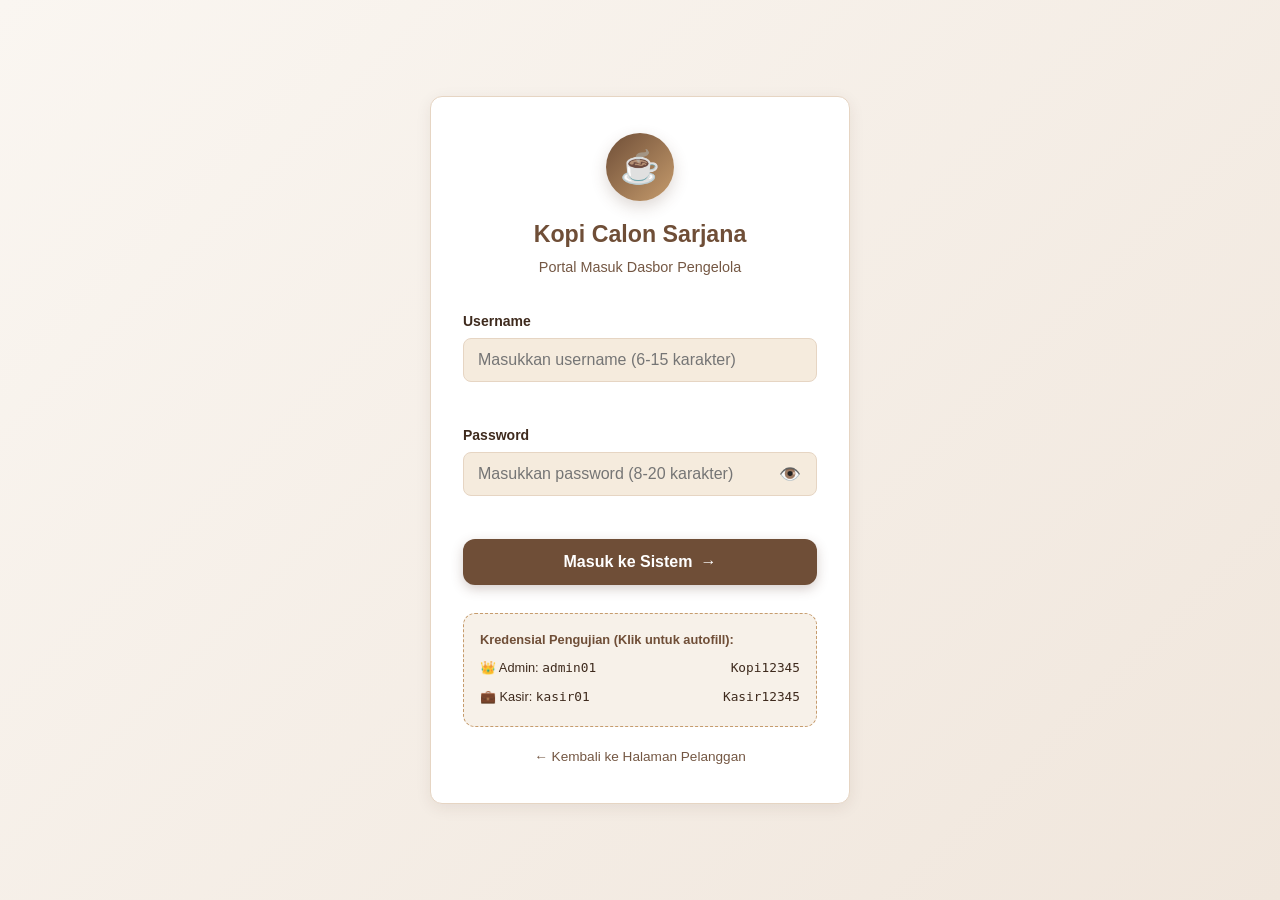
<file: login.html>
<!DOCTYPE html>
<html lang="id">
<head>
  <meta charset="UTF-8">
  <meta name="viewport" content="width=device-width, initial-scale=1.0">
  <title>Masuk Pengelola — Kopi Calon Sarjana</title>
  <link rel="stylesheet" href="CSS/style.css">
  <style>
    body {
      background: linear-gradient(135deg, #faf6f1 0%, #f0e6dc 100%);
      min-height: 100vh;
      display: flex;
      flex-direction: column;
      justify-content: center;
      align-items: center;
      padding: 1.5rem 1rem;
      font-family: var(--font-main, sans-serif);
      color: var(--color-text, #2d2016);
    }

    .login-container {
      width: 100%;
      max-width: 420px;
      background: var(--color-surface, #ffffff);
      border: 1px solid var(--color-border, #e8ddd2);
      border-radius: var(--radius-lg, 16px);
      box-shadow: 0 10px 30px rgba(92, 61, 46, 0.12);
      padding: 2.25rem 2rem;
      box-sizing: border-box;
      animation: fadeIn 0.3s ease-out;
    }

    @keyframes fadeIn {
      from { opacity: 0; transform: translateY(10px); }
      to { opacity: 1; transform: translateY(0); }
    }

    .login-header {
      text-align: center;
      margin-bottom: 2rem;
    }

    .brand-logo-circle {
      width: 68px;
      height: 68px;
      border-radius: 50%;
      background: linear-gradient(135deg, var(--color-primary, #5c3d2e) 0%, var(--color-accent, #c7956d) 100%);
      color: #ffffff;
      display: flex;
      align-items: center;
      justify-content: center;
      font-size: 2rem;
      margin: 0 auto 1rem auto;
      box-shadow: 0 6px 16px rgba(92, 61, 46, 0.2);
    }

    .brand-title {
      font-size: 1.45rem;
      font-weight: 700;
      color: var(--color-primary, #5c3d2e);
      margin-bottom: 0.35rem;
    }

    .brand-subtitle {
      font-size: 0.9rem;
      color: var(--color-text-secondary, #7a6b5d);
    }

    .form-group {
      margin-bottom: 1.25rem;
      position: relative;
    }

    .form-label {
      display: block;
      font-size: 0.875rem;
      font-weight: 600;
      color: var(--color-text, #2d2016);
      margin-bottom: 0.45rem;
    }

    .input-wrapper {
      position: relative;
      display: flex;
      align-items: center;
    }

    .input-field {
      width: 100%;
      padding: 0.75rem 1rem;
      padding-right: 2.5rem;
      border: 1.5px solid var(--color-border, #e8ddd2);
      border-radius: var(--radius-md, 10px);
      font-size: 0.95rem;
      color: var(--color-text, #2d2016);
      background: #faf8f5;
      outline: none;
      transition: all 0.2s ease;
      box-sizing: border-box;
    }

    .input-field:focus {
      background: #ffffff;
      border-color: var(--color-accent, #c7956d);
      box-shadow: 0 0 0 3px rgba(199, 149, 109, 0.2);
    }

    .input-field.input-error {
      border-color: var(--color-error, #c0392b);
      background: #fff8f8;
    }

    .toggle-password {
      position: absolute;
      right: 0.75rem;
      background: none;
      border: none;
      color: var(--color-text-secondary, #7a6b5d);
      cursor: pointer;
      font-size: 1.1rem;
      padding: 0.25rem;
      display: flex;
      align-items: center;
      justify-content: center;
    }

    .field-error-msg {
      font-size: 0.8rem;
      color: var(--color-error, #c0392b);
      margin-top: 0.35rem;
      min-height: 1.1rem;
      font-weight: 500;
      transition: all 0.2s;
    }

    .global-error-box {
      background: var(--color-error-bg, #fdecea);
      border: 1px solid rgba(192, 57, 43, 0.3);
      color: var(--color-error, #c0392b);
      padding: 0.75rem 1rem;
      border-radius: var(--radius-md, 10px);
      font-size: 0.875rem;
      font-weight: 600;
      margin-bottom: 1.25rem;
      display: flex;
      align-items: center;
      gap: 0.5rem;
    }

    .global-error-box.hidden {
      display: none;
    }

    .btn-submit {
      width: 100%;
      background: var(--color-primary, #5c3d2e);
      color: #ffffff;
      border: none;
      border-radius: var(--radius-md, 10px);
      padding: 0.85rem 1.25rem;
      font-size: 1rem;
      font-weight: 600;
      cursor: pointer;
      transition: all 0.2s ease;
      display: flex;
      align-items: center;
      justify-content: center;
      gap: 0.5rem;
      box-shadow: 0 4px 12px rgba(92, 61, 46, 0.25);
    }

    .btn-submit:hover {
      background: var(--color-primary-light, #7a5640);
      transform: translateY(-1px);
      box-shadow: 0 6px 16px rgba(92, 61, 46, 0.3);
    }

    .btn-submit:active {
      transform: translateY(0);
    }

    .demo-hint-card {
      margin-top: 1.75rem;
      padding: 1rem;
      background: #f7f1e9;
      border: 1px dashed var(--color-accent, #c7956d);
      border-radius: var(--radius-md, 10px);
      font-size: 0.8rem;
      color: var(--color-text, #2d2016);
    }

    .demo-hint-card strong {
      display: block;
      color: var(--color-primary, #5c3d2e);
      margin-bottom: 0.35rem;
    }

    .demo-account-item {
      display: flex;
      justify-content: space-between;
      margin-top: 0.25rem;
      padding: 0.2rem 0;
      cursor: pointer;
      border-radius: 4px;
    }

    .demo-account-item:hover {
      background: rgba(92, 61, 46, 0.06);
    }

    .back-home-link {
      display: block;
      text-align: center;
      margin-top: 1.25rem;
      font-size: 0.85rem;
      color: var(--color-text-secondary, #7a6b5d);
      text-decoration: none;
      transition: color 0.2s;
    }

    .back-home-link:hover {
      color: var(--color-primary, #5c3d2e);
      text-decoration: underline;
    }
  </style>
</head>
<body>

  <main class="login-container">
    <div class="login-header">
      <div class="brand-logo-circle">☕</div>
      <h1 class="brand-title">Kopi Calon Sarjana</h1>
      <p class="brand-subtitle">Portal Masuk Dasbor Pengelola</p>
    </div>

    <!-- Container Pesan Error Global (Kredensial Salah) -->
    <div id="pesan-error-login" class="global-error-box hidden" role="alert">
      <span>⚠️</span>
      <span id="pesan-error-login-text">Username atau password salah</span>
    </div>

    <form id="form-login" novalidate onsubmit="handleFormLogin(event)">
      <!-- Field Username -->
      <div class="form-group">
        <label for="input-username" class="form-label">Username</label>
        <div class="input-wrapper">
          <input
            type="text"
            id="input-username"
            name="username"
            class="input-field"
            placeholder="Masukkan username (6-15 karakter)"
            autocomplete="username"
            required
          >
        </div>
        <div id="error-username" class="field-error-msg" aria-live="polite"></div>
      </div>

      <!-- Field Password -->
      <div class="form-group">
        <label for="input-password" class="form-label">Password</label>
        <div class="input-wrapper">
          <input
            type="password"
            id="input-password"
            name="password"
            class="input-field"
            placeholder="Masukkan password (8-20 karakter)"
            autocomplete="current-password"
            required
          >
          <button
            type="button"
            class="toggle-password"
            onclick="togglePasswordVisibility()"
            title="Tampilkan / Sembunyikan Password"
            aria-label="Tampilkan / Sembunyikan Password"
          >
            <span id="icon-eye">👁️</span>
          </button>
        </div>
        <div id="error-password" class="field-error-msg" aria-live="polite"></div>
      </div>

      <!-- Tombol Masuk -->
      <button type="submit" id="btn-login" class="btn-submit">
        <span>Masuk ke Sistem</span>
        <span>→</span>
      </button>
    </form>

    <!-- Kartu Referensi Kredensial untuk Pengujian Cepat -->
    <div class="demo-hint-card">
      <strong>Kredensial Pengujian (Klik untuk autofill):</strong>
      <div class="demo-account-item" onclick="isiKredensial('admin01', 'Kopi12345')">
        <span>👑 Admin: <code>admin01</code></span>
        <span><code>Kopi12345</code></span>
      </div>
      <div class="demo-account-item" onclick="isiKredensial('kasir01', 'Kasir12345')">
        <span>💼 Kasir: <code>kasir01</code></span>
        <span><code>Kasir12345</code></span>
      </div>
    </div>

    <a href="index.html" class="back-home-link">← Kembali ke Halaman Pelanggan</a>
  </main>

  <!-- Script Dependensi -->
  <script src="js/storage.js"></script>
  <script src="js/data.js"></script>
  <script src="js/auth.js"></script>

  <script>
    // Guard Sesi: Jika sudah login, langsung arahkan ke dasbor terkait
    document.addEventListener("DOMContentLoaded", () => {
      guardHalamanLogin();
    });

    // Toggle tampilan teks password
    function togglePasswordVisibility() {
      const pwd = document.getElementById("input-password");
      const icon = document.getElementById("icon-eye");
      if (!pwd) return;
      if (pwd.type === "password") {
        pwd.type = "text";
        if (icon) icon.textContent = "🙈";
      } else {
        pwd.type = "password";
        if (icon) icon.textContent = "👁️";
      }
    }

    // Autofill cepat untuk memudahkan pengujian manual
    function isiKredensial(u, p) {
      const userField = document.getElementById("input-username");
      const pwdField = document.getElementById("input-password");
      if (userField) userField.value = u;
      if (pwdField) pwdField.value = p;
      resetError();
    }

    function resetError() {
      const errGlobal = document.getElementById("pesan-error-login");
      const errGlobalText = document.getElementById("pesan-error-login-text");
      const errUser = document.getElementById("error-username");
      const errPwd = document.getElementById("error-password");
      const inputUser = document.getElementById("input-username");
      const inputPwd = document.getElementById("input-password");

      if (errGlobal) errGlobal.classList.add("hidden");
      if (errGlobalText) errGlobalText.textContent = "";
      if (errUser) errUser.textContent = "";
      if (errPwd) errPwd.textContent = "";
      if (inputUser) inputUser.classList.remove("input-error");
      if (inputPwd) inputPwd.classList.remove("input-error");
    }

    // Handler form login
    function handleFormLogin(event) {
      if (event) event.preventDefault();
      resetError();

      const userField = document.getElementById("input-username");
      const pwdField = document.getElementById("input-password");
      const errGlobal = document.getElementById("pesan-error-login");
      const errGlobalText = document.getElementById("pesan-error-login-text");
      const errUser = document.getElementById("error-username");
      const errPwd = document.getElementById("error-password");

      const username = userField ? userField.value : "";
      const password = pwdField ? pwdField.value : "";

      // Jalankan fungsi autentikasi terpusat dari js/auth.js
      const hasil = login(username, password);

      if (!hasil.success) {
        if (hasil.field === "username") {
          // TC-19: Username di luar 6-15 karakter
          if (errUser) errUser.textContent = hasil.error;
          if (userField) {
            userField.classList.add("input-error");
            userField.focus();
          }
        } else if (hasil.field === "password") {
          // Password di luar 8-20 karakter
          if (errPwd) errPwd.textContent = hasil.error;
          if (pwdField) {
            pwdField.classList.add("input-error");
            pwdField.focus();
          }
        } else {
          // TC-05: Kredensial tidak cocok (Format valid tapi salah akun/password)
          if (errGlobal) {
            errGlobal.classList.remove("hidden");
            if (errGlobalText) errGlobalText.textContent = hasil.error;
            else errGlobal.textContent = hasil.error;
          }
        }
        return false;
      }

      // Berhasil login (TC-04)
      window.location.href = hasil.redirect;
      return true;
    }
  </script>
</body>
</html>
</file>
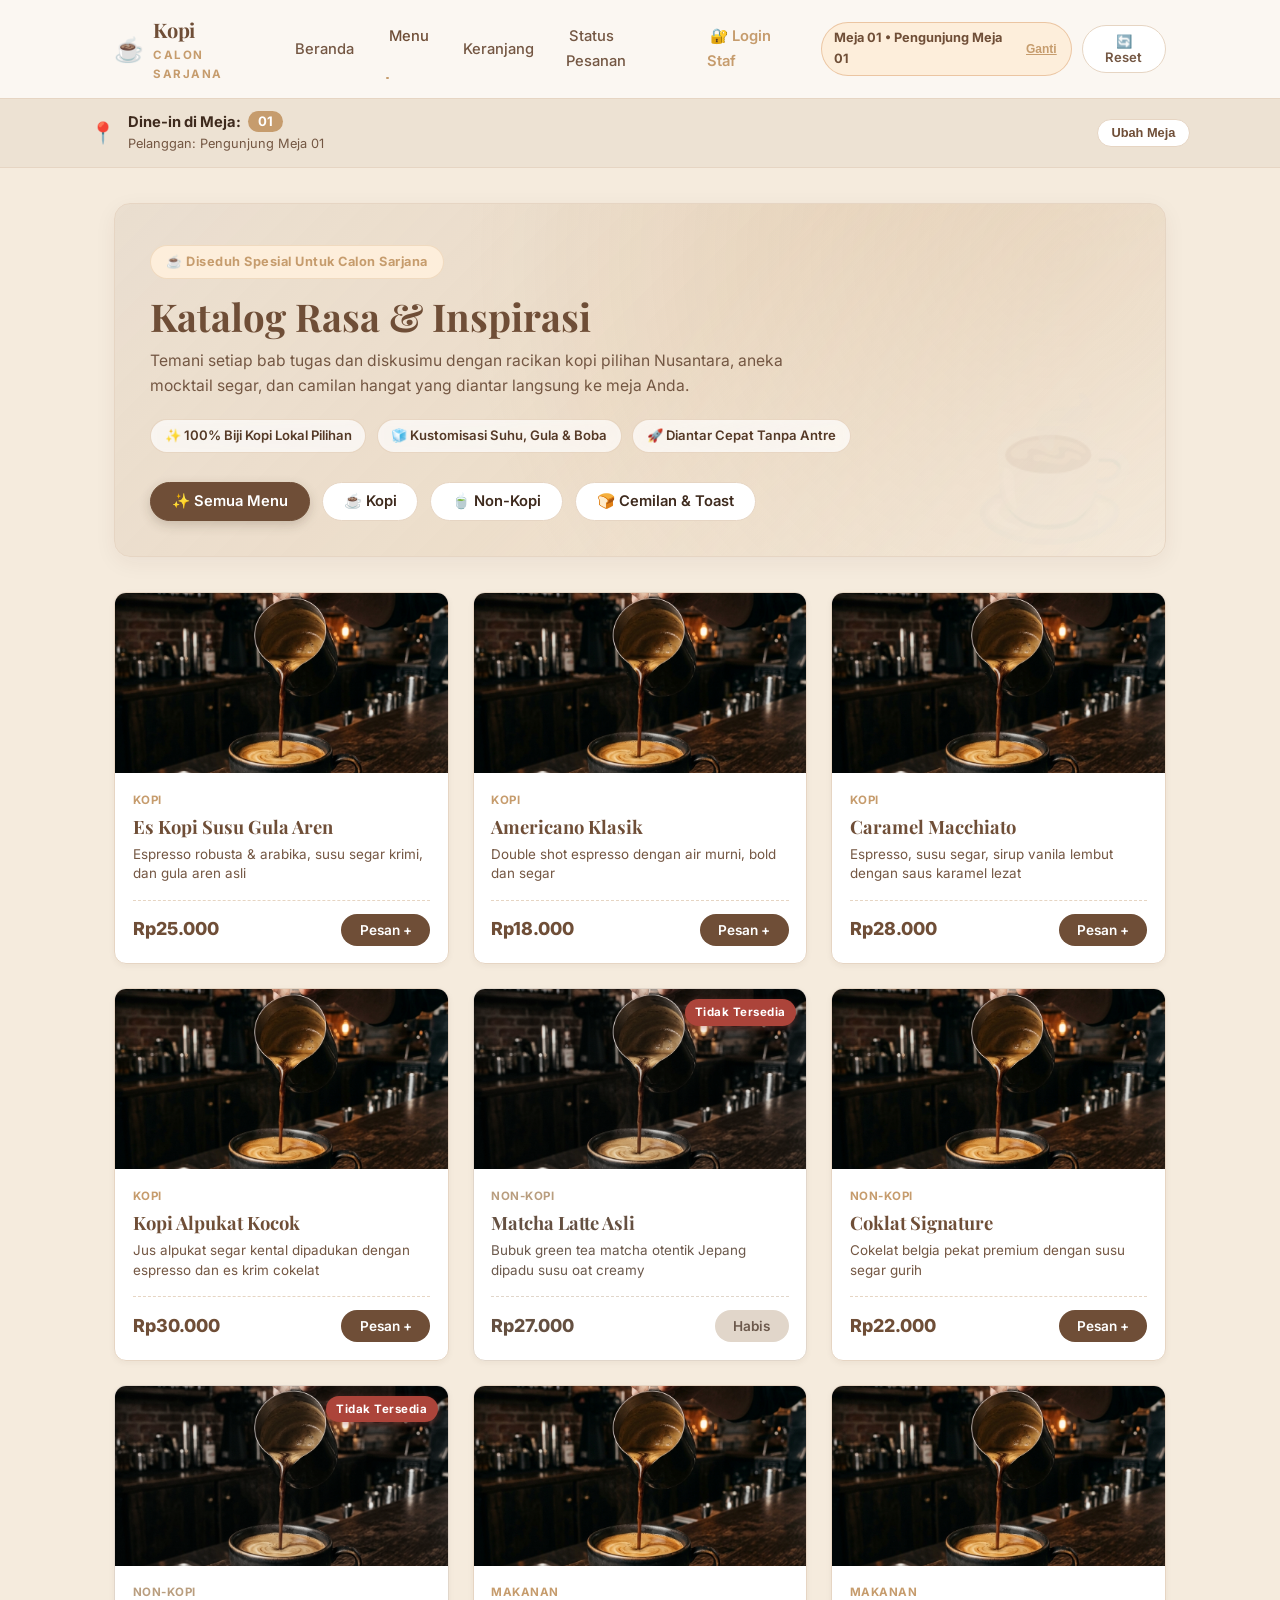
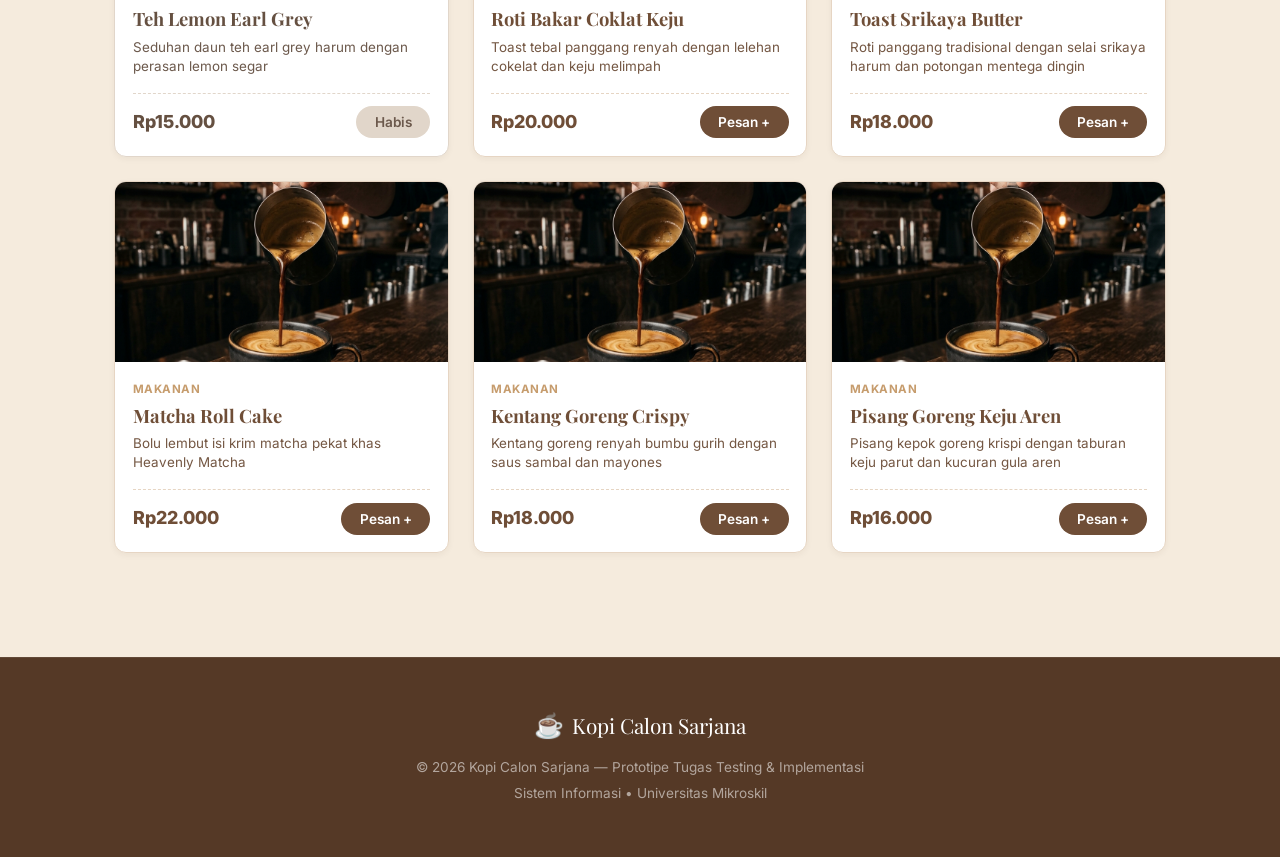
<file: menu.html>
<!DOCTYPE html>
<html lang="id">

<head>
    <meta charset="UTF-8">
    <meta name="viewport" content="width=device-width, initial-scale=1.0">
    <title>Katalog Menu — Kopi Calon Sarjana</title>
    <meta name="description"
        content="Pilih aneka kopi khas Indonesia, minuman non-kopi segar, dan cemilan lezat untuk teman belajar Anda.">
    <!-- Google Fonts -->
    <link rel="preconnect" href="https://fonts.googleapis.com">
    <link rel="preconnect" href="https://fonts.gstatic.com" crossorigin>
    <link
        href="https://fonts.googleapis.com/css2?family=Inter:wght@300;400;500;600;700;800&family=Playfair+Display:ital,wght@0,600;0,700;1,600&display=swap"
        rel="stylesheet">
    <!-- Stylesheet -->
    <link rel="stylesheet" href="CSS/beranda.css">
    <link rel="stylesheet" href="CSS/menu.css">
</head>

<body>

    <!-- ==================== NAVBAR ==================== -->
    <nav class="navbar" id="navbar">
        <div class="nav-container">
            <a href="index.html" class="nav-logo" id="navLogo">
                <span class="logo-icon">☕</span>
                <span class="logo-text">Kopi<strong>Calon Sarjana</strong></span>
            </a>

            <!-- Hamburger menu untuk mobile -->
            <button class="nav-hamburger" id="navHamburger" aria-label="Toggle menu">
                <span></span>
                <span></span>
                <span></span>
            </button>

            <!-- Link navigasi pelanggan -->
            <ul class="nav-links" id="navLinks">
                <li><a href="index.html" id="linkBeranda">Beranda</a></li>
                <li><a href="menu.html" class="active" id="linkMenu">Menu</a></li>
                <li><a href="checkout.html" id="linkKeranjang">Keranjang</a></li>
                <li><a href="status.html" id="linkStatus">Status Pesanan</a></li>
                <li><a href="login.html" class="nav-staff-link" id="linkLoginStaff" title="Area Admin & Kasir">🔐 Login
                        Staf</a></li>
            </ul>

            <!-- Area Status Login Pelanggan & Reset -->
            <div class="nav-actions">
                <div id="navUserInfo" class="nav-user-info">
                    <span id="navUserBadge" class="nav-user-badge">Meja -- • Tamu</span>
                    <button type="button" class="btn-ganti-meja" onclick="bukaGantiMeja()"
                        title="Ganti Meja / Nama">Ganti</button>
                </div>

                <!-- Tombol Reset Data Uji -->
                <button class="btn-reset-data" id="btnResetData" onclick="konfirmasiReset()" title="Reset Data Uji">
                    🔄 Reset
                </button>
            </div>
        </div>
    </nav>

    <!-- ==================== BANNER STATUS MEJA DINE-IN ==================== -->
    <section class="dine-in-bar" id="dineInBar">
        <div class="dine-in-container">
            <div class="dine-in-info">
                <span class="dine-in-icon">📍</span>
                <div>
                    <strong>Dine-in di Meja: <span id="displayNomorMeja" class="badge-meja-highlight">--</span></strong>
                    <span class="dine-in-nama" id="displayNamaPelanggan">Pelanggan: Belum Terdaftar</span>
                </div>
            </div>
            <div class="dine-in-action">
                <button type="button" class="btn-outline-sm" id="btnUbahMeja" onclick="bukaGantiMeja()">Ubah
                    Meja</button>
            </div>
        </div>
    </section>

    <!-- ==================== KONTEN UTAMA: KATALOG MENU ==================== -->
    <main class="menu-main-container">
        <!-- Header Menu Modern Banner & Filter Kategori -->
        <header class="menu-hero-banner">
            <div class="menu-hero-content">
                <span class="menu-hero-badge">☕ Diseduh Spesial Untuk Calon Sarjana</span>
                <h1 class="menu-hero-title">Katalog Rasa & Inspirasi</h1>
                <p class="menu-hero-desc">
                    Temani setiap bab tugas dan diskusimu dengan racikan kopi pilihan Nusantara, aneka mocktail segar, dan camilan hangat yang diantar langsung ke meja Anda.
                </p>
                <div class="menu-hero-pills">
                    <span class="menu-pill-item">✨ 100% Biji Kopi Lokal Pilihan</span>
                    <span class="menu-pill-item">🧊 Kustomisasi Suhu, Gula & Boba</span>
                    <span class="menu-pill-item">🚀 Diantar Cepat Tanpa Antre</span>
                </div>
            </div>

            <!-- Filter Kategori Tab -->
            <div class="category-tabs-container" id="categoryTabs">
                <button type="button" class="cat-tab active" data-category="Semua"
                    onclick="filterKategori('Semua', this)">
                    ✨ Semua Menu
                </button>
                <button type="button" class="cat-tab" data-category="Kopi" onclick="filterKategori('Kopi', this)">
                    ☕ Kopi
                </button>
                <button type="button" class="cat-tab" data-category="Non-Kopi"
                    onclick="filterKategori('Non-Kopi', this)">
                    🍵 Non-Kopi
                </button>
                <button type="button" class="cat-tab" data-category="Makanan" onclick="filterKategori('Makanan', this)">
                    🍞 Cemilan & Toast
                </button>
            </div>
        </header>

        <!-- Grid Daftar Produk -->
        <section class="products-grid-section">
            <div class="products-grid" id="menuGrid">
                <!-- Di-render secara dinamis oleh js/menu.js -->
                <div class="loading-state">
                    <p>☕ Menyiapkan menu terbaik untuk Anda...</p>
                </div>
            </div>
        </section>
    </main>

    <!-- ==================== FLOATING CART BAR (BAGIAN BAWAH) ==================== -->
    <aside class="floating-cart-bar hidden" id="floatingCartBar">
        <div class="floating-cart-inner">
            <div class="cart-summary-left">
                <div class="cart-icon-wrapper">
                    🛒
                    <span class="cart-badge-count" id="cartBadgeCount">0</span>
                </div>
                <div class="cart-text-details">
                    <span class="cart-items-text" id="cartItemsText">0 Item dipilih</span>
                    <strong class="cart-total-price" id="cartTotalPrice">Rp0</strong>
                </div>
            </div>
            <div class="cart-actions-right">
                <button type="button" class="btn-buka-keranjang" id="btnBukaKeranjang" onclick="bukaModalKeranjang()">
                    Lihat Pesanan
                </button>
                <button type="button" class="btn-checkout-direct" id="btnCheckoutDirect" onclick="lanjutKeCheckout()">
                    Checkout →
                </button>
            </div>
        </div>
    </aside>

    <!-- ==================== MODAL KUSTOMISASI MINUMAN & CEMILAN ==================== -->
    <div class="modal-overlay hidden" id="modalKustomisasi" onclick="tutupModalJikaKlikLuar(event, 'modalKustomisasi')">
        <div class="modal-card modal-kustomisasi-card">
            <!-- Header Modal -->
            <div class="modal-header">
                <div>
                    <span class="modal-kategori-badge" id="modalKategoriBadge">Kopi</span>
                    <h2 class="modal-title" id="modalNamaMenu">Nama Produk</h2>
                </div>
                <button type="button" class="btn-modal-close" onclick="tutupModalKustomisasi()"
                    aria-label="Tutup">✕</button>
            </div>

            <!-- Body Modal (Opsi Kustomisasi) -->
            <div class="modal-body">
                <!-- Preview Gambar & Info Singkat -->
                <div class="modal-product-preview">
                    <img id="modalGambarMenu" src="" alt="Produk" class="modal-preview-img"
                        onerror="this.src='coffee_hero.jpg'" />
                    <div class="modal-preview-info">
                        <p class="modal-desc" id="modalDeskripsiMenu">Deskripsi produk kopi lezat.</p>
                        <strong class="modal-base-price" id="modalHargaDasar">Rp25.000</strong>
                    </div>
                </div>

                <!-- Bagian Kustomisasi Khusus Minuman (Kopi & Non-Kopi) -->
                <div id="opsiMinumanContainer" class="opsi-minuman-section">
                    <!-- Opsi Ukuran -->
                    <div class="kustom-group">
                        <label class="kustom-label">Ukuran Cup</label>
                        <div class="option-pill-group" id="grupUkuran">
                            <button type="button" class="pill-btn active" id="optRegular"
                                onclick="pilihUkuran('Regular')">
                                Regular
                            </button>
                            <button type="button" class="pill-btn" id="optLarge" onclick="pilihUkuran('Large')">
                                Large (+Rp5.000)
                            </button>
                        </div>
                    </div>

                    <!-- Opsi Suhu (Dingin / Panas) -->
                    <div class="kustom-group">
                        <label class="kustom-label">Suhu Minuman</label>
                        <div class="option-pill-group" id="grupSuhu">
                            <button type="button" class="pill-btn active" id="optCold" onclick="pilihSuhu('Dingin')">
                                🧊 Dingin (Iced)
                            </button>
                            <button type="button" class="pill-btn" id="optHot" onclick="pilihSuhu('Panas')">
                                ♨️ Panas (Hot)
                            </button>
                        </div>
                    </div>

                    <!-- Opsi Sugar Level -->
                    <div class="kustom-group">
                        <label class="kustom-label">Tingkat Manis (Sugar Level)</label>
                        <div class="option-pill-group" id="grupSugar">
                            <button type="button" class="pill-btn" id="optSugar0" onclick="pilihSugar('0%')">0%</button>
                            <button type="button" class="pill-btn" id="optSugar25"
                                onclick="pilihSugar('25%')">25%</button>
                            <button type="button" class="pill-btn active" id="optSugar50"
                                onclick="pilihSugar('50%')">50%</button>
                            <button type="button" class="pill-btn" id="optSugar100"
                                onclick="pilihSugar('100%')">100%</button>
                        </div>
                    </div>

                    <!-- Opsi Ice Level -->
                    <div class="kustom-group" id="containerIceLevel">
                        <label class="kustom-label">Tingkat Es (Ice Level)</label>
                        <div class="option-pill-group" id="grupIce">
                            <button type="button" class="pill-btn" id="optIceLess"
                                onclick="pilihIce('Less')">Less</button>
                            <button type="button" class="pill-btn active" id="optIceNormal"
                                onclick="pilihIce('Normal')">Normal</button>
                            <button type="button" class="pill-btn" id="optIceExtra"
                                onclick="pilihIce('Extra')">Extra</button>
                        </div>
                    </div>

                    <!-- Opsi Topping -->
                    <div class="kustom-group">
                        <label class="kustom-label">Tambahan Topping</label>
                        <label class="checkbox-topping-label" for="checkBoba">
                            <input type="checkbox" id="checkBoba" onchange="toggleToppingBoba()" />
                            <span class="topping-name">Topping Boba Kenyal</span>
                            <span class="topping-price">+Rp3.000</span>
                        </label>
                    </div>
                </div>

                <!-- Catatan Tambahan (Bisa untuk Makanan & Minuman) -->
                <div class="kustom-group">
                    <label class="kustom-label" for="inputCatatan">Catatan Khusus (Opsional)</label>
                    <input type="text" id="inputCatatan" class="input-text-kustom"
                        placeholder="Contoh: jangan terlalu manis / pisahkan sambal" maxlength="100" />
                    <small class="form-hint">Maksimal 100 karakter</small>
                </div>

                <!-- Kontrol Jumlah (Quantity 1 - 20) -->
                <div class="kustom-group">
                    <label class="kustom-label">Jumlah Pesanan</label>
                    <div class="qty-counter-wrapper">
                        <button type="button" class="btn-qty" id="btnKurangQty" onclick="aturJumlahItem(-1)"
                            aria-label="Kurang">−</button>
                        <input type="number" id="inputJumlah" class="input-qty-display" value="1" min="1" max="20"
                            readonly />
                        <button type="button" class="btn-qty" id="btnTambahQty" onclick="aturJumlahItem(1)"
                            aria-label="Tambah">+</button>
                    </div>
                    <div id="errorJumlah" class="error-message" role="alert"></div>
                </div>
            </div>

            <!-- Footer Modal (Kalkulasi Total & Tombol Submit) -->
            <div class="modal-footer">
                <div class="modal-total-calc">
                    <span class="calc-label">Subtotal</span>
                    <strong class="calc-price" id="modalKalkulasiTotal">Rp25.000</strong>
                </div>
                <button type="button" class="btn-primary" id="btnMasukKeranjang" onclick="tambahkanKeKeranjang()">
                    + Masukkan ke Keranjang
                </button>
            </div>
        </div>
    </div>

    <!-- ==================== MODAL RINGKASAN KERANJANG ==================== -->
    <div class="modal-overlay hidden" id="modalKeranjang" onclick="tutupModalJikaKlikLuar(event, 'modalKeranjang')">
        <div class="modal-card modal-cart-card">
            <div class="modal-header">
                <h2>🛒 Keranjang Pesanan Meja <span id="cartMejaHeader">--</span></h2>
                <button type="button" class="btn-modal-close" onclick="tutupModalKeranjang()"
                    aria-label="Tutup">✕</button>
            </div>
            <div class="modal-body cart-modal-body">
                <div id="cartItemsList" class="cart-items-container">
                    <!-- Di-render dinamis oleh js/menu.js -->
                </div>
            </div>
            <div class="modal-footer cart-modal-footer">
                <div class="cart-grand-total-row">
                    <span>Total Pembayaran:</span>
                    <strong id="cartGrandTotalText">Rp0</strong>
                </div>
                <div class="cart-footer-buttons">
                    <button type="button" class="btn-secondary" onclick="tutupModalKeranjang()">+ Tambah Menu
                        Lain</button>
                    <button type="button" class="btn-primary" id="btnProsesCheckout" onclick="lanjutKeCheckout()">Lanjut
                        ke Pembayaran →</button>
                </div>
            </div>
        </div>
    </div>

    <!-- ==================== FOOTER ==================== -->
    <footer class="footer">
        <div class="footer-container">
            <div class="footer-brand">
                <span class="logo-icon">☕</span>
                <span>Kopi Calon Sarjana</span>
            </div>
            <p class="footer-text">© 2026 Kopi Calon Sarjana — Prototipe Tugas Testing & Implementasi</p>
            <p class="footer-text">Sistem Informasi • Universitas Mikroskil</p>
        </div>
    </footer>

    <!-- ==================== SCRIPTS ==================== -->
    <script src="js/data.js"></script>
    <script src="js/nav-guard.js"></script>
    <script src="js/menu.js"></script>
</body>

</html>
</file>
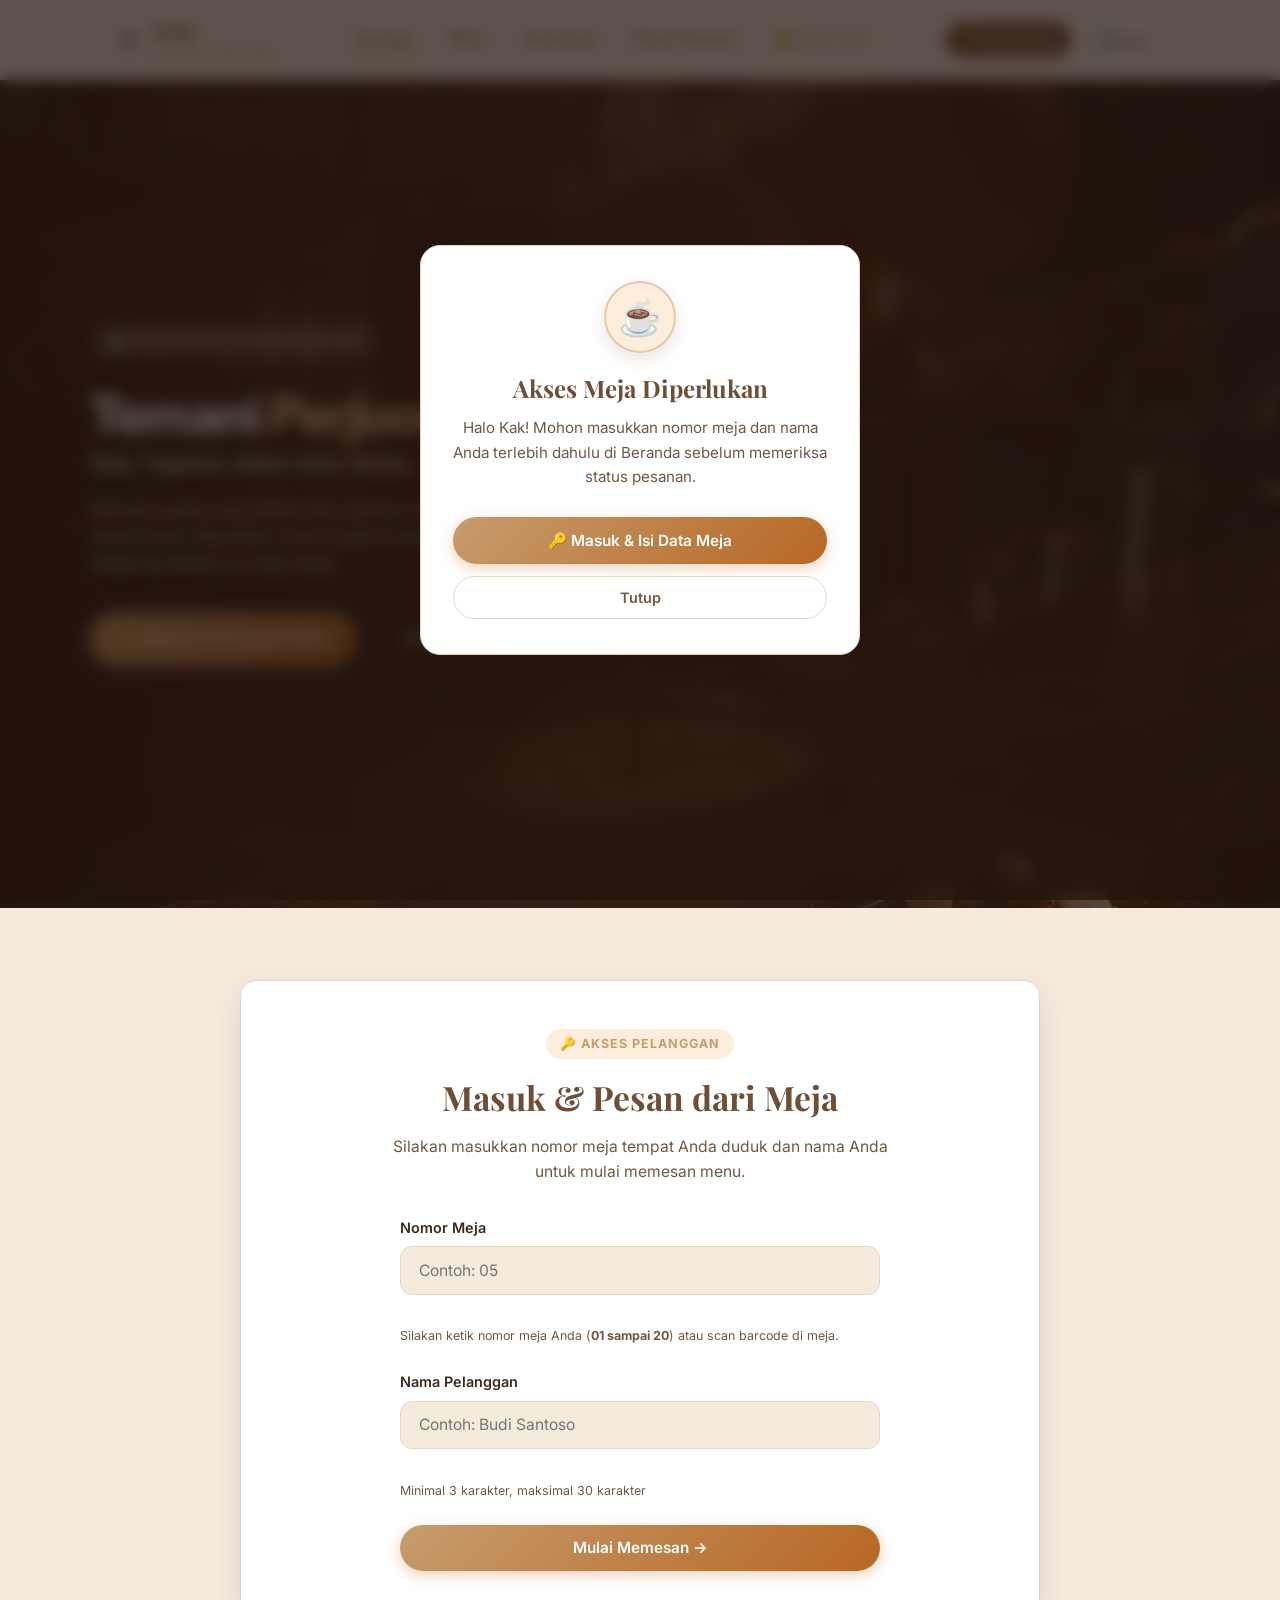
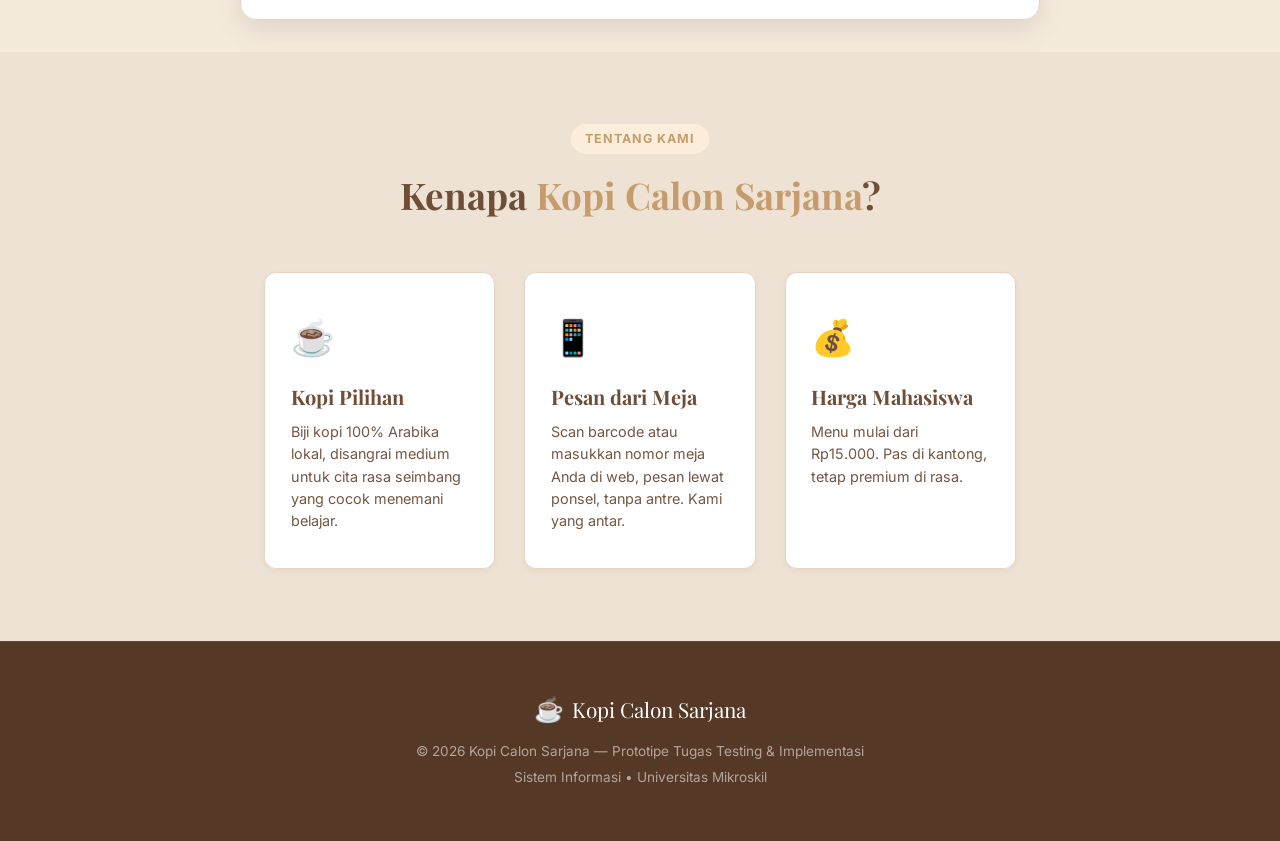
<file: status.html>
<!DOCTYPE html>
<html lang="id">
<head>
    <meta charset="UTF-8">
    <meta name="viewport" content="width=device-width, initial-scale=1.0">
    <title>Status Pesanan — Kopi Calon Sarjana</title>
    <meta name="description" content="Pantau status pengerjaan pesanan kopi dan camilan Anda secara real-time langsung dari meja.">
    <!-- Google Fonts -->
    <link rel="preconnect" href="https://fonts.googleapis.com">
    <link rel="preconnect" href="https://fonts.gstatic.com" crossorigin>
    <link href="https://fonts.googleapis.com/css2?family=Inter:wght@300;400;500;600;700;800&family=Playfair+Display:ital,wght@0,600;0,700;1,600&display=swap" rel="stylesheet">
    <!-- Stylesheet -->
    <link rel="stylesheet" href="CSS/beranda.css">
    <link rel="stylesheet" href="CSS/menu.css">
    <link rel="stylesheet" href="CSS/checkout.css">
</head>
<body>

    <!-- ==================== NAVBAR ==================== -->
    <nav class="navbar" id="navbar">
        <div class="nav-container">
            <a href="index.html" class="nav-logo" id="navLogo">
                <span class="logo-icon">☕</span>
                <span class="logo-text">Kopi<strong>Calon Sarjana</strong></span>
            </a>

            <!-- Hamburger menu untuk mobile -->
            <button class="nav-hamburger" id="navHamburger" aria-label="Toggle menu">
                <span></span>
                <span></span>
                <span></span>
            </button>

            <!-- Link navigasi pelanggan -->
            <ul class="nav-links" id="navLinks">
                <li><a href="index.html" id="linkBeranda">Beranda</a></li>
                <li><a href="menu.html" id="linkMenu">Menu</a></li>
                <li><a href="checkout.html" id="linkKeranjang">Keranjang</a></li>
                <li><a href="status.html" class="active" id="linkStatus">Status Pesanan</a></li>
                <li><a href="login.html" class="nav-staff-link" id="linkLoginStaff" title="Area Admin & Kasir">🔐 Login Staf</a></li>
            </ul>

            <!-- Area Status Login Pelanggan & Reset -->
            <div class="nav-actions">
                <div id="navUserInfo" class="nav-user-info">
                    <span id="navUserBadge" class="nav-user-badge">Meja --</span>
                </div>

                <!-- Tombol Reset Data Uji -->
                <button class="btn-reset-data" id="btnResetData" onclick="konfirmasiReset()" title="Reset Data Uji">
                    🔄 Reset
                </button>
            </div>
        </div>
    </nav>

    <!-- ==================== BANNER STATUS MEJA DINE-IN ==================== -->
    <section class="dine-in-bar" id="dineInBar">
        <div class="dine-in-container">
            <div class="dine-in-info">
                <span class="dine-in-icon">📍</span>
                <div>
                    <strong>Dine-in di Meja: <span id="displayNomorMeja" class="badge-meja-highlight">--</span></strong>
                    <span class="dine-in-nama" id="displayNamaPelanggan">Pelanggan: ...</span>
                </div>
            </div>
            <div class="dine-in-action">
                <button type="button" class="btn-outline-sm" id="btnUbahMeja" onclick="bukaGantiMeja()">Ubah Meja</button>
            </div>
        </div>
    </section>

    <!-- ==================== KONTEN UTAMA STATUS PESANAN ==================== -->
    <main class="checkout-main-container">
        <header class="page-header-text">
            <span class="section-badge">Pelacakan Pesanan Real-Time</span>
            <h1>Status Pesanan Anda</h1>
            <p>Pantau alur persiapan kopi dan camilan Anda dari barista hingga siap disajikan.</p>
        </header>

        <!-- STATE 1: JIKA BELUM ADA PESANAN AKTIF -->
        <section class="empty-order-card hidden" id="emptyOrderState">
            <div class="empty-order-icon">📋</div>
            <h2>Belum ada pesanan aktif</h2>
            <p>Anda belum memiliki pesanan yang sedang diproses di meja ini. Silakan pilih menu kopi atau camilan favorit Anda terlebih dahulu.</p>
            <a href="menu.html" class="btn-submit-order" id="btnMulaiPesan" style="text-decoration: none; display: inline-flex; width: auto;">
                Mulai Memesan →
            </a>
        </section>

        <!-- STATE 2: DETAIL PESANAN AKTIF & TIMELINE -->
        <div id="activeOrderContent">
            <!-- KARTU 1: STATUS TERKINI & TIMELINE VISUAL -->
            <section class="checkout-card timeline-card">
                <div style="display: flex; justify-content: space-between; align-items: center; margin-bottom: 0.5rem; flex-wrap: wrap; gap: 0.5rem;">
                    <div>
                        <span style="font-size: 0.82rem; color: var(--color-text-muted);">Status Pengerjaan:</span>
                        <h2 style="font-size: 1.35rem; color: var(--color-primary); margin-top: 0.15rem;">
                            <span id="teks-status-terbaru">Memuat...</span>
                        </h2>
                    </div>
                    <span id="badgeStatusTerkini" class="status-badge-header status-badge-menunggu">
                        Menunggu Konfirmasi
                    </span>
                </div>

                <p id="keteranganStatusDetail" style="font-size: 0.88rem; color: var(--color-text-muted); margin-bottom: 1.5rem;">
                    Pesanan Anda sedang dalam antrean konfirmasi kasir.
                </p>

                <!-- TIMELINE STATUS (ID: timeline-status) -->
                <div class="timeline-container" id="timeline-status">
                    <!-- Progress bar line diisi dinamis oleh status.js -->
                    <div class="timeline-progress-line" id="timelineProgressLine"></div>

                    <!-- Step 1: Menunggu Konfirmasi -->
                    <div class="timeline-step" id="step-menunggu">
                        <div class="step-node">1</div>
                        <span class="step-label">Menunggu Konfirmasi</span>
                    </div>

                    <!-- Step 2: Diproses -->
                    <div class="timeline-step" id="step-diproses">
                        <div class="step-node">2</div>
                        <span class="step-label">Diproses Barista</span>
                    </div>

                    <!-- Step 3: Siap Diambil -->
                    <div class="timeline-step" id="step-siap">
                        <div class="step-node">3</div>
                        <span class="step-label">Siap Diambil</span>
                    </div>

                    <!-- Step 4: Selesai -->
                    <div class="timeline-step" id="step-selesai">
                        <div class="step-node">4</div>
                        <span class="step-label">Selesai</span>
                    </div>
                </div>

                <!-- Tombol Segarkan (Refresh Data dari LocalStorage) -->
                <div class="status-actions-bar">
                    <button type="button" class="btn-refresh" id="btnRefreshStatus" onclick="muatStatusPesanan(true)">
                        🔄 Segarkan Status
                    </button>
                    <a href="menu.html" class="btn-kembali-menu" id="btnPesanLagi">
                        + Pesan Menu Lain
                    </a>
                </div>
            </section>

            <!-- KARTU 2: DETAIL RINCIAN PESANAN -->
            <section class="checkout-card">
                <h2 class="card-title">
                    <span>🧾</span>
                    <span>Rincian Informasi Pesanan</span>
                </h2>

                <div class="order-info-grid">
                    <div class="order-info-item">
                        <span class="order-info-label">Nomor Pesanan</span>
                        <strong class="order-info-val" id="teks-id-pesanan">KCS-000</strong>
                    </div>
                    <div class="order-info-item">
                        <span class="order-info-label">Meja & Pemesan</span>
                        <strong class="order-info-val" id="detailMejaNamaText">Meja -- • ...</strong>
                    </div>
                    <div class="order-info-item">
                        <span class="order-info-label">Metode Pembayaran</span>
                        <strong class="order-info-val" id="detailMetodeBayarText">Tunai</strong>
                    </div>
                    <div class="order-info-item">
                        <span class="order-info-label">Total Pembayaran</span>
                        <strong class="order-info-val" style="color: var(--color-accent);" id="detailTotalBayarText">Rp0</strong>
                    </div>
                </div>

                <!-- Daftar Item yang Dipesan -->
                <div style="margin-top: 1rem;">
                    <h3 style="font-size: 0.95rem; font-weight: 700; color: var(--color-primary); margin-bottom: 0.75rem;">
                        Menu yang Sedang Dibuat:
                    </h3>
                    <div class="order-items-list" id="statusItemsList">
                        <!-- Di-render dinamis oleh status.js -->
                    </div>
                </div>
            </section>
        </div>
    </main>

    <!-- ==================== FOOTER ==================== -->
    <footer class="footer">
        <div class="footer-container">
            <div class="footer-brand">
                <span class="logo-icon">☕</span>
                <span>Kopi Calon Sarjana</span>
            </div>
            <p class="footer-text">© 2026 Kopi Calon Sarjana — Prototipe Tugas Testing & Implementasi</p>
            <p class="footer-text">Sistem Informasi • Universitas Mikroskil</p>
        </div>
    </footer>

    <!-- ==================== SCRIPTS ==================== -->
    <script src="js/hitung.js"></script>
    <script src="js/data.js"></script>
    <script src="js/storage.js"></script>
    <script src="js/nav-guard.js"></script>
    <script src="js/status.js"></script>
</body>
</html>
</file>
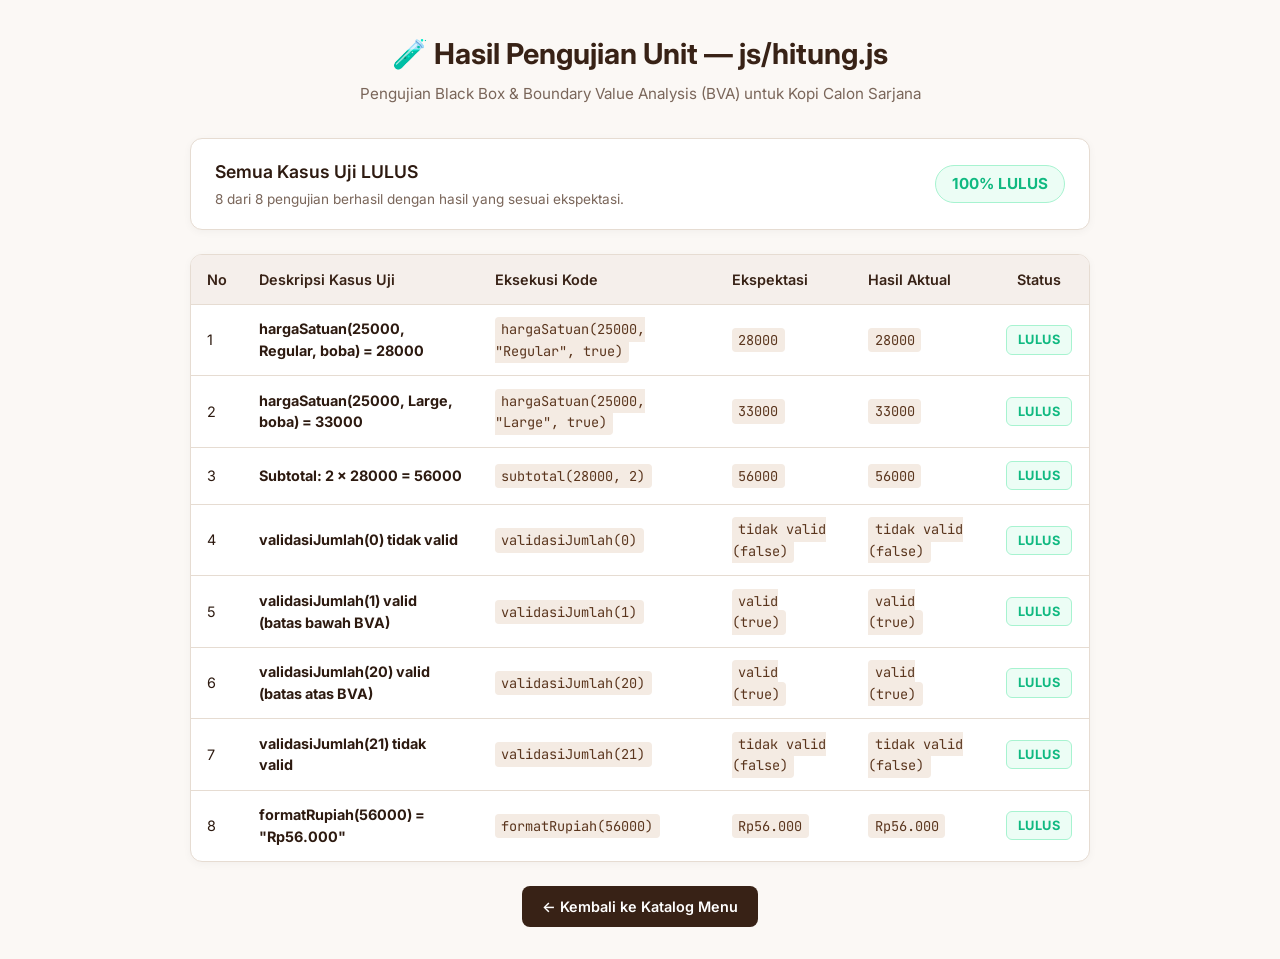
<file: uji-hitung.html>
<!DOCTYPE html>
<html lang="id">
<head>
    <meta charset="UTF-8">
    <meta name="viewport" content="width=device-width, initial-scale=1.0">
    <title>Uji Fungsi Hitung — Kopi Calon Sarjana</title>
    <link rel="preconnect" href="https://fonts.googleapis.com">
    <link rel="preconnect" href="https://fonts.gstatic.com" crossorigin>
    <link href="https://fonts.googleapis.com/css2?family=Inter:wght@400;500;600;700&family=JetBrains+Mono:wght@400;600&display=swap" rel="stylesheet">
    <style>
        :root {
            --bg-color: #FBF8F5;
            --surface-color: #FFFFFF;
            --border-color: #E6DCD2;
            --text-color: #2D1A10;
            --text-muted: #7A665A;
            --success-color: #10B981;
            --success-bg: #ECFDF5;
            --danger-color: #EF4444;
            --danger-bg: #FEF2F2;
            --primary-color: #382216;
            --accent-color: #C07A4A;
        }

        * {
            box-sizing: border-box;
            margin: 0;
            padding: 0;
        }

        body {
            font-family: 'Inter', sans-serif;
            background-color: var(--bg-color);
            color: var(--text-color);
            padding: 2rem 1rem;
            line-height: 1.5;
        }

        .container {
            max-width: 900px;
            margin: 0 auto;
        }

        header {
            margin-bottom: 2rem;
            text-align: center;
        }

        h1 {
            font-size: 1.8rem;
            color: var(--primary-color);
            margin-bottom: 0.5rem;
        }

        p.subtitle {
            color: var(--text-muted);
            font-size: 0.95rem;
        }

        .summary-card {
            background: var(--surface-color);
            border: 1px solid var(--border-color);
            border-radius: 12px;
            padding: 1.25rem 1.5rem;
            display: flex;
            align-items: center;
            justify-content: space-between;
            margin-bottom: 1.5rem;
            box-shadow: 0 2px 8px rgba(0,0,0,0.04);
        }

        .summary-title {
            font-weight: 600;
            font-size: 1.1rem;
        }

        .summary-badge {
            font-weight: 700;
            padding: 0.4rem 1rem;
            border-radius: 999px;
            font-size: 0.95rem;
        }

        .badge-lulus {
            background: var(--success-bg);
            color: var(--success-color);
            border: 1px solid #A7F3D0;
        }

        .badge-gagal {
            background: var(--danger-bg);
            color: var(--danger-color);
            border: 1px solid #FECACA;
        }

        .table-card {
            background: var(--surface-color);
            border: 1px solid var(--border-color);
            border-radius: 12px;
            overflow-x: auto;
            box-shadow: 0 2px 8px rgba(0,0,0,0.04);
        }

        table {
            width: 100%;
            border-collapse: collapse;
            text-align: left;
            font-size: 0.9rem;
        }

        th {
            background-color: #F5EFEB;
            color: var(--primary-color);
            padding: 0.85rem 1rem;
            font-weight: 600;
            border-bottom: 1px solid var(--border-color);
        }

        td {
            padding: 0.85rem 1rem;
            border-bottom: 1px solid var(--border-color);
            vertical-align: middle;
        }

        tr:last-child td {
            border-bottom: none;
        }

        code {
            font-family: 'JetBrains Mono', monospace;
            background: #F4EBE3;
            padding: 0.2rem 0.4rem;
            border-radius: 4px;
            font-size: 0.85rem;
            color: #5A351D;
        }

        .status-badge {
            display: inline-block;
            font-weight: 700;
            font-size: 0.8rem;
            padding: 0.25rem 0.65rem;
            border-radius: 6px;
            letter-spacing: 0.5px;
        }

        .status-lulus {
            background: var(--success-bg);
            color: var(--success-color);
            border: 1px solid #A7F3D0;
        }

        .status-gagal {
            background: var(--danger-bg);
            color: var(--danger-color);
            border: 1px solid #FECACA;
        }

        .footer-action {
            margin-top: 1.5rem;
            text-align: center;
        }

        .btn-kembali {
            display: inline-block;
            background: var(--primary-color);
            color: #FFFFFF;
            text-decoration: none;
            padding: 0.6rem 1.25rem;
            border-radius: 8px;
            font-weight: 600;
            font-size: 0.9rem;
            transition: opacity 0.2s;
        }

        .btn-kembali:hover {
            opacity: 0.9;
        }
    </style>
</head>
<body>
    <div class="container">
        <header>
            <h1>🧪 Hasil Pengujian Unit — js/hitung.js</h1>
            <p class="subtitle">Pengujian Black Box & Boundary Value Analysis (BVA) untuk Kopi Calon Sarjana</p>
        </header>

        <section class="summary-card" id="summaryCard">
            <div>
                <span class="summary-title" id="summaryText">Menjalankan pengujian...</span>
                <p style="font-size: 0.85rem; color: var(--text-muted); margin-top: 0.2rem;" id="summaryDetail"></p>
            </div>
            <div id="summaryBadge" class="summary-badge badge-lulus">...</div>
        </section>

        <section class="table-card">
            <table>
                <thead>
                    <tr>
                        <th style="width: 50px;">No</th>
                        <th>Deskripsi Kasus Uji</th>
                        <th>Eksekusi Kode</th>
                        <th>Ekspektasi</th>
                        <th>Hasil Aktual</th>
                        <th style="width: 100px; text-align: center;">Status</th>
                    </tr>
                </thead>
                <tbody id="testResultsBody">
                    <!-- Diisi otomatis oleh JavaScript -->
                </tbody>
            </table>
        </section>

        <div class="footer-action">
            <a href="menu.html" class="btn-kembali">← Kembali ke Katalog Menu</a>
        </div>
    </div>

    <!-- Script hitung.js yang diuji -->
    <script src="js/hitung.js"></script>

    <!-- Script Runner Pengujian -->
    <script>
        document.addEventListener("DOMContentLoaded", () => {
            const kasusUji = [
                {
                    no: 1,
                    deskripsi: "hargaSatuan(25000, Regular, boba) = 28000",
                    kode: 'hargaSatuan(25000, "Regular", true)',
                    eksekusi: () => hargaSatuan(25000, "Regular", true),
                    ekspektasi: 28000,
                    cek: (hasil) => hasil === 28000
                },
                {
                    no: 2,
                    deskripsi: "hargaSatuan(25000, Large, boba) = 33000",
                    kode: 'hargaSatuan(25000, "Large", true)',
                    eksekusi: () => hargaSatuan(25000, "Large", true),
                    ekspektasi: 33000,
                    cek: (hasil) => hasil === 33000
                },
                {
                    no: 3,
                    deskripsi: "Subtotal: 2 x 28000 = 56000",
                    kode: "subtotal(28000, 2)",
                    eksekusi: () => subtotal(28000, 2),
                    ekspektasi: 56000,
                    cek: (hasil) => hasil === 56000
                },
                {
                    no: 4,
                    deskripsi: "validasiJumlah(0) tidak valid",
                    kode: "validasiJumlah(0)",
                    eksekusi: () => validasiJumlah(0),
                    ekspektasi: "tidak valid (false)",
                    cek: (hasil) => hasil === false
                },
                {
                    no: 5,
                    deskripsi: "validasiJumlah(1) valid (batas bawah BVA)",
                    kode: "validasiJumlah(1)",
                    eksekusi: () => validasiJumlah(1),
                    ekspektasi: "valid (true)",
                    cek: (hasil) => hasil === true
                },
                {
                    no: 6,
                    deskripsi: "validasiJumlah(20) valid (batas atas BVA)",
                    kode: "validasiJumlah(20)",
                    eksekusi: () => validasiJumlah(20),
                    ekspektasi: "valid (true)",
                    cek: (hasil) => hasil === true
                },
                {
                    no: 7,
                    deskripsi: "validasiJumlah(21) tidak valid",
                    kode: "validasiJumlah(21)",
                    eksekusi: () => validasiJumlah(21),
                    ekspektasi: "tidak valid (false)",
                    cek: (hasil) => hasil === false
                },
                {
                    no: 8,
                    deskripsi: 'formatRupiah(56000) = "Rp56.000"',
                    kode: "formatRupiah(56000)",
                    eksekusi: () => formatRupiah(56000),
                    ekspektasi: "Rp56.000",
                    cek: (hasil) => hasil === "Rp56.000"
                }
            ];

            const tbody = document.getElementById("testResultsBody");
            let jumlahLulus = 0;

            kasusUji.forEach(tc => {
                let aktual;
                let statusLulus = false;
                try {
                    aktual = tc.eksekusi();
                    statusLulus = tc.cek(aktual);
                } catch (e) {
                    aktual = "ERROR: " + e.message;
                    statusLulus = false;
                }

                if (statusLulus) jumlahLulus++;

                const formatAktual = typeof aktual === "boolean" 
                    ? (aktual ? "valid (true)" : "tidak valid (false)") 
                    : String(aktual);

                const tr = document.createElement("tr");
                tr.innerHTML = `
                    <td>${tc.no}</td>
                    <td><strong>${tc.deskripsi}</strong></td>
                    <td><code>${tc.kode}</code></td>
                    <td><code>${tc.ekspektasi}</code></td>
                    <td><code>${formatAktual}</code></td>
                    <td style="text-align: center;">
                        <span class="status-badge ${statusLulus ? 'status-lulus' : 'status-gagal'}">
                            ${statusLulus ? 'LULUS' : 'GAGAL'}
                        </span>
                    </td>
                `;
                tbody.appendChild(tr);
            });

            // Summary
            const summaryText = document.getElementById("summaryText");
            const summaryDetail = document.getElementById("summaryDetail");
            const summaryBadge = document.getElementById("summaryBadge");

            const total = kasusUji.length;
            if (jumlahLulus === total) {
                summaryText.textContent = "Semua Kasus Uji LULUS";
                summaryDetail.textContent = `${jumlahLulus} dari ${total} pengujian berhasil dengan hasil yang sesuai ekspektasi.`;
                summaryBadge.textContent = "100% LULUS";
                summaryBadge.className = "summary-badge badge-lulus";
            } else {
                summaryText.textContent = "Ada Kasus Uji GAGAL";
                summaryDetail.textContent = `${total - jumlahLulus} dari ${total} pengujian gagal. Periksa logika kode.`;
                summaryBadge.textContent = `${jumlahLulus}/${total} LULUS`;
                summaryBadge.className = "summary-badge badge-gagal";
            }
        });
    </script>
</body>
</html>
</file>
<file: CSS/beranda.css>
/* ==========================================================================
   beranda.css — Desain Modern Kopi Calon Sarjana
   Tema: Kedai Kopi Hangat, Elegan, Bersih, dan Ramah Mahasiswa
   ========================================================================== */

/* -------------------- VARIABEL & TOKEN DESAIN -------------------- */
:root {
    --color-bg: #F5EBDD;
    /* Background utama krem */
    --color-surface: #FFFFFF;
    --color-surface-soft: #EDE2D3;
    --color-surface-hover: #E3D6C5;

    /* Nuansa Kopi & Karamel */
    --color-primary: #6F4E37;
    /* Warna brand coklat */
    --color-primary-light: #856147;
    /* Roasted Coffee */
    --color-primary-dark: #553926;
    --color-accent: #C69C6D;
    /* Aksen */
    --color-accent-light: #F2C18D;
    /* Amber Honey */
    --color-accent-soft: #FDEEDB;
    /* Cream Accent */

    /* Tipografi & Kontras */
    --color-text-main: #3E2A1D;
    /* Teks gelap */
    --color-text-muted: #745743;
    --color-text-inverse: #FFFFFF;

    /* Status / Feedback */
    --color-error: #D93829;
    --color-error-bg: #FDEBE8;
    --color-error-border: #F7B8B1;
    --color-success: #21834F;
    --color-success-bg: #E8F5EE;

    /* Border & Bayangan */
    --color-border: #E6D5C3;
    --color-border-focus: #C69C6D;
    --shadow-sm: 0 2px 6px rgba(62, 42, 29, 0.05);
    --shadow-md: 0 4px 16px rgba(62, 42, 29, 0.08);
    --shadow-lg: 0 10px 28px rgba(62, 42, 29, 0.12);

    /* Radius */
    --radius-sm: 8px;
    --radius-md: 12px;
    --radius-lg: 16px;
    --radius-full: 9999px;

    /* Font */
    --font-heading: 'Playfair Display', Georgia, serif;
    --font-body: 'Inter', -apple-system, BlinkMacSystemFont, sans-serif;

    /* Transisi */
    --transition: all 0.25s ease;
}

/* -------------------- RESET DASAR -------------------- */
*,
*::before,
*::after {
    margin: 0;
    padding: 0;
    box-sizing: border-box;
}

html {
    scroll-behavior: smooth;
    font-size: 16px;
}

body {
    font-family: var(--font-body);
    background-color: var(--color-bg);
    color: var(--color-text-main);
    line-height: 1.6;
    -webkit-font-smoothing: antialiased;
}

a {
    color: inherit;
    text-decoration: none;
}

/* Helper Kelas */
.hidden {
    display: none !important;
}

/* -------------------- NAVBAR -------------------- */
.navbar {
    position: sticky;
    top: 0;
    z-index: 100;
    background: rgba(251, 248, 244, 0.92);
    backdrop-filter: blur(12px);
    -webkit-backdrop-filter: blur(12px);
    border-bottom: 1px solid var(--color-border);
    transition: var(--transition);
}

.nav-container {
    max-width: 1100px;
    margin: 0 auto;
    padding: 0.9rem 1.5rem;
    display: flex;
    align-items: center;
    justify-content: space-between;
    gap: 1rem;
}

.nav-logo {
    display: flex;
    align-items: center;
    gap: 0.6rem;
    font-family: var(--font-heading);
    font-size: 1.25rem;
    color: var(--color-primary);
    font-weight: 700;
    letter-spacing: -0.3px;
}

.logo-icon {
    font-size: 1.5rem;
    display: inline-block;
    transform: translateY(-1px);
}

.nav-logo strong {
    display: block;
    font-family: var(--font-body);
    font-size: 0.72rem;
    font-weight: 700;
    text-transform: uppercase;
    letter-spacing: 1.5px;
    color: var(--color-accent);
}

.nav-links {
    display: flex;
    list-style: none;
    gap: 1.8rem;
    align-items: center;
}

.nav-links a {
    font-size: 0.92rem;
    font-weight: 500;
    color: var(--color-text-muted);
    padding: 0.4rem 0.2rem;
    position: relative;
    transition: var(--transition);
}

.nav-links a:hover,
.nav-links a.active {
    color: var(--color-primary);
}

.nav-links a.active::after {
    content: '';
    position: absolute;
    bottom: -2px;
    left: 0;
    width: 100%;
    height: 2.5px;
    background-color: var(--color-accent);
    border-radius: var(--radius-full);
}

.nav-actions {
    display: flex;
    align-items: center;
    gap: 0.6rem;
}

.btn-nav-login {
    background: var(--color-primary);
    color: #FFFFFF !important;
    padding: 0.45rem 0.95rem;
    border-radius: var(--radius-full);
    font-size: 0.82rem;
    font-weight: 600;
    transition: var(--transition);
    display: inline-flex;
    align-items: center;
    gap: 0.35rem;
    box-shadow: 0 2px 6px rgba(56, 34, 22, 0.15);
}

.btn-nav-login:hover {
    background: var(--color-accent);
    transform: translateY(-1px);
}

.nav-user-info {
    display: flex;
    align-items: center;
    gap: 0.45rem;
    background: var(--color-accent-soft);
    border: 1px solid rgba(200, 122, 56, 0.35);
    padding: 0.35rem 0.75rem;
    border-radius: var(--radius-full);
}

.nav-user-badge {
    font-size: 0.8rem;
    font-weight: 700;
    color: var(--color-primary);
}

.btn-ganti-meja {
    background: transparent;
    border: none;
    color: var(--color-accent);
    font-size: 0.75rem;
    font-weight: 700;
    cursor: pointer;
    padding: 0 0.15rem;
    text-decoration: underline;
}

.btn-ganti-meja:hover {
    color: var(--color-primary);
}

.nav-staff-link {
    color: var(--color-accent) !important;
    font-weight: 600 !important;
}

.btn-reset-data {
    background: var(--color-surface);
    border: 1px solid var(--color-border);
    color: var(--color-text-muted);
    padding: 0.45rem 0.85rem;
    border-radius: var(--radius-full);
    font-family: var(--font-body);
    font-size: 0.82rem;
    font-weight: 600;
    cursor: pointer;
    transition: var(--transition);
    display: inline-flex;
    align-items: center;
    gap: 0.35rem;
}

.btn-reset-data:hover {
    background: var(--color-error-bg);
    border-color: var(--color-error-border);
    color: var(--color-error);
    transform: translateY(-1px);
}

/* Hamburger Mobile */
.nav-hamburger {
    display: none;
    background: transparent;
    border: none;
    cursor: pointer;
    padding: 0.4rem;
    flex-direction: column;
    gap: 5px;
}

.nav-hamburger span {
    display: block;
    width: 24px;
    height: 2px;
    background-color: var(--color-primary);
    border-radius: 2px;
    transition: var(--transition);
}

/* -------------------- HERO SECTION -------------------- */
/* -------------------- HERO SECTION DENGAN SLIDESHOW -------------------- */
.hero {
    position: relative;
    min-height: calc(100vh - 72px);
    display: flex;
    align-items: center;
    color: var(--color-text-inverse);
    padding: 6.5rem 1.5rem;
    overflow: hidden;
}

.hero-slideshow {
    position: absolute;
    inset: 0;
    z-index: 1;
}

.hero-slide {
    position: absolute;
    inset: 0;
    background-size: cover;
    background-position: center;
    opacity: 0;
    transform: scale(1.08);
    transition: opacity 1.2s ease-in-out, transform 7s ease-out;
}

.hero-slide.active {
    opacity: 1;
    transform: scale(1);
}

.hero-overlay {
    position: absolute;
    inset: 0;
    background: linear-gradient(90deg,
            rgba(34, 20, 13, 0.94) 0%,
            rgba(56, 34, 22, 0.85) 55%,
            rgba(34, 20, 13, 0.62) 100%);
    z-index: 2;
    pointer-events: none;
}

.hero-container {
    max-width: 1100px;
    width: 100%;
    margin: 0 auto;
    position: relative;
    z-index: 3;
}

@keyframes fadeInFromRight {
    from {
        opacity: 0;
        transform: translateX(65px);
    }
    to {
        opacity: 1;
        transform: translateX(0);
    }
}

.hero-content {
    position: relative;
    max-width: 680px;
    margin: 0;
    text-align: left;
    animation: fadeInFromRight 0.85s cubic-bezier(0.16, 1, 0.3, 1) both;
}

.hero-badge {
    display: inline-flex;
    align-items: center;
    gap: 0.5rem;
    background: rgba(255, 255, 255, 0.14);
    border: 1px solid rgba(255, 255, 255, 0.25);
    backdrop-filter: blur(10px);
    padding: 0.45rem 1.15rem;
    border-radius: var(--radius-full);
    font-size: 0.85rem;
    font-weight: 600;
    color: var(--color-accent-light);
    margin-bottom: 1.5rem;
    letter-spacing: 0.5px;
}

.hero h1 {
    font-family: 'Inter', var(--font-heading);
    font-size: 3.2rem;
    line-height: 1.18;
    font-weight: 800;
    letter-spacing: -0.8px;
    margin-bottom: 1.25rem;
    text-align: left;
}

.hero-highlight {
    color: var(--color-accent-light);
    font-style: italic;
    position: relative;
}

.hero-sub {
    display: block;
    font-family: var(--font-body);
    font-size: 1.35rem;
    font-weight: 500;
    color: rgba(255, 255, 255, 0.9);
    margin-top: 0.4rem;
    letter-spacing: -0.2px;
}

.hero-desc {
    font-size: 1.05rem;
    color: rgba(255, 255, 255, 0.86);
    max-width: 580px;
    margin: 0 0 2.2rem 0;
    font-weight: 400;
    line-height: 1.6;
    text-align: left;
}

.hero-cta {
    display: flex;
    gap: 1rem;
    justify-content: flex-start;
    flex-wrap: wrap;
}

/* -------------------- TOMBOL (BUTTONS) -------------------- */
.btn-primary {
    background: linear-gradient(135deg, var(--color-accent) 0%, #B86725 100%);
    color: #FFFFFF;
    padding: 0.85rem 1.8rem;
    border-radius: var(--radius-full);
    font-family: var(--font-body);
    font-size: 0.96rem;
    font-weight: 600;
    border: none;
    cursor: pointer;
    transition: var(--transition);
    box-shadow: 0 4px 14px rgba(200, 122, 56, 0.35);
    display: inline-flex;
    align-items: center;
    justify-content: center;
}

.btn-primary:hover {
    transform: translateY(-2px);
    box-shadow: 0 6px 20px rgba(200, 122, 56, 0.45);
    background: linear-gradient(135deg, #D48442 0%, var(--color-accent) 100%);
}

.btn-ghost {
    background: transparent;
    color: #FFFFFF;
    padding: 0.85rem 1.8rem;
    border-radius: var(--radius-full);
    font-family: var(--font-body);
    font-size: 0.96rem;
    font-weight: 500;
    border: 1px solid rgba(255, 255, 255, 0.3);
    cursor: pointer;
    transition: var(--transition);
    display: inline-flex;
    align-items: center;
    justify-content: center;
}

.btn-ghost:hover {
    background: rgba(255, 255, 255, 0.1);
    border-color: rgba(255, 255, 255, 0.6);
}

.btn-secondary {
    background: var(--color-surface);
    color: var(--color-primary);
    padding: 0.85rem 1.6rem;
    border-radius: var(--radius-full);
    font-family: var(--font-body);
    font-size: 0.95rem;
    font-weight: 600;
    border: 1.5px solid var(--color-border);
    cursor: pointer;
    transition: var(--transition);
    display: inline-flex;
    align-items: center;
    justify-content: center;
    text-decoration: none;
}

.btn-secondary:hover {
    background: var(--color-surface-soft);
    border-color: var(--color-accent);
    color: var(--color-accent);
}

.reg-sukses-actions {
    display: flex;
    gap: 0.75rem;
    justify-content: center;
    flex-wrap: wrap;
}

.btn-full {
    width: 100%;
}

/* -------------------- SECTION UMUM -------------------- */
.section-container {
    max-width: 800px;
    margin: 0 auto;
    padding: 4.5rem 1.5rem;
}

.section-badge {
    display: inline-block;
    background: var(--color-accent-soft);
    color: var(--color-accent);
    padding: 0.3rem 0.9rem;
    border-radius: var(--radius-full);
    font-size: 0.78rem;
    font-weight: 700;
    text-transform: uppercase;
    letter-spacing: 1px;
    margin-bottom: 0.75rem;
}

/* -------------------- SECTION REGISTRASI -------------------- */
.section-registrasi {
    background: var(--color-bg);
    position: relative;
    margin-top: 0;
    padding: 4.5rem 1.5rem 2rem;
    z-index: 5;
}

.section-registrasi .section-container {
    background: var(--color-surface);
    border: 1px solid var(--color-border);
    border-radius: var(--radius-lg);
    box-shadow: var(--shadow-lg);
    padding: 3rem 2.2rem;
}

.reg-header {
    text-align: center;
    margin-bottom: 2rem;
}

.reg-header h2 {
    font-family: var(--font-heading);
    font-size: 2.1rem;
    color: var(--color-primary);
    margin-bottom: 0.6rem;
}

.reg-header p {
    color: var(--color-text-muted);
    font-size: 0.98rem;
    max-width: 500px;
    margin: 0 auto;
}

/* FORM REGISTRASI */
.reg-form {
    max-width: 480px;
    margin: 0 auto;
}

.form-group {
    margin-bottom: 1.5rem;
}

.form-group label {
    display: block;
    font-size: 0.9rem;
    font-weight: 600;
    color: var(--color-text-main);
    margin-bottom: 0.45rem;
}

input[type="text"] {
    width: 100%;
    padding: 0.85rem 1.1rem;
    border: 1.5px solid var(--color-border);
    border-radius: var(--radius-md);
    font-family: var(--font-body);
    font-size: 0.98rem;
    color: var(--color-text-main);
    background-color: var(--color-bg);
    transition: var(--transition);
}

input[type="text"]:focus {
    outline: none;
    border-color: var(--color-accent);
    background-color: #FFFFFF;
    box-shadow: 0 0 0 4px rgba(200, 122, 56, 0.15);
}

.input-meja {
    background-color: var(--color-surface-soft) !important;
    color: var(--color-primary) !important;
    font-weight: 700 !important;
    font-size: 1.1rem !important;
    letter-spacing: 1px;
    cursor: not-allowed;
    border-color: var(--color-border) !important;
}

.form-hint {
    display: block;
    font-size: 0.78rem;
    color: var(--color-text-muted);
    margin-top: 0.4rem;
}

/* Validasi & Error Text */
.error-message {
    color: var(--color-error);
    font-size: 0.82rem;
    font-weight: 600;
    margin-top: 0.4rem;
    min-height: 1.2rem;
}

.input-error {
    border-color: var(--color-error) !important;
    background-color: #FFFDFD !important;
    box-shadow: 0 0 0 3px rgba(217, 56, 41, 0.15) !important;
}

/* CARD ERROR KODE MEJA */
.meja-error-card {
    max-width: 500px;
    margin: 0 auto;
    text-align: center;
    padding: 2.2rem 1.8rem;
    background: var(--color-error-bg);
    border: 1.5px dashed var(--color-error-border);
    border-radius: var(--radius-md);
}

.error-icon-large {
    font-size: 3rem;
    margin-bottom: 0.75rem;
}

.meja-error-card h3 {
    font-family: var(--font-heading);
    font-size: 1.6rem;
    color: var(--color-error);
    margin-bottom: 0.5rem;
}

.meja-error-card p {
    color: #7A261D;
    font-size: 0.92rem;
    margin-bottom: 0.75rem;
}

.hint-text {
    font-size: 0.8rem;
    color: #9E3529;
    font-weight: 600;
}

/* SUKSES REGISTRASI */
.reg-sukses {
    max-width: 480px;
    margin: 0 auto;
    text-align: center;
    padding: 2.2rem 1.8rem;
    background: var(--color-success-bg);
    border: 1px solid rgba(33, 131, 79, 0.2);
    border-radius: var(--radius-md);
}

.sukses-icon {
    font-size: 2.8rem;
    margin-bottom: 0.5rem;
}

.reg-sukses h3 {
    font-family: var(--font-heading);
    font-size: 1.6rem;
    color: var(--color-success);
    margin-bottom: 0.35rem;
}

.reg-sukses p {
    color: #175434;
    font-size: 0.95rem;
    margin-bottom: 1.5rem;
}

/* -------------------- SECTION TENTANG KAMI -------------------- */
.section-tentang {
    background: var(--color-surface-soft);
    text-align: center;
}

.section-tentang h2 {
    font-family: var(--font-heading);
    font-size: 2.3rem;
    color: var(--color-primary);
    margin-bottom: 3rem;
}

.text-accent {
    color: var(--color-accent);
}

.tentang-grid {
    display: grid;
    grid-template-columns: repeat(3, 1fr);
    gap: 1.8rem;
    text-align: left;
}

.tentang-card {
    background: var(--color-surface);
    border: 1px solid var(--color-border);
    padding: 2.2rem 1.6rem;
    border-radius: var(--radius-md);
    box-shadow: var(--shadow-sm);
    transition: var(--transition);
}

.tentang-card:hover {
    transform: translateY(-4px);
    box-shadow: var(--shadow-md);
    border-color: var(--color-accent-light);
}

.tentang-icon {
    font-size: 2.2rem;
    margin-bottom: 1rem;
}

.tentang-card h3 {
    font-family: var(--font-heading);
    font-size: 1.25rem;
    color: var(--color-primary);
    margin-bottom: 0.5rem;
}

.tentang-card p {
    color: var(--color-text-muted);
    font-size: 0.9rem;
    line-height: 1.55;
}

/* -------------------- FOOTER -------------------- */
.footer {
    background: var(--color-primary-dark);
    color: rgba(255, 255, 255, 0.7);
    padding: 3rem 1.5rem;
    text-align: center;
    border-top: 1px solid rgba(255, 255, 255, 0.08);
}

.footer-container {
    max-width: 800px;
    margin: 0 auto;
}

.footer-brand {
    display: inline-flex;
    align-items: center;
    gap: 0.5rem;
    font-family: var(--font-heading);
    font-size: 1.3rem;
    color: #FFFFFF;
    margin-bottom: 0.8rem;
}

.footer-text {
    font-size: 0.85rem;
    color: rgba(255, 255, 255, 0.55);
    margin-bottom: 0.25rem;
}

/* -------------------- TOAST FEEDBACK -------------------- */
.toast {
    position: fixed;
    bottom: 24px;
    left: 50%;
    transform: translateX(-50%);
    background: var(--color-primary);
    color: #FFFFFF;
    padding: 0.75rem 1.6rem;
    border-radius: var(--radius-full);
    font-size: 0.88rem;
    font-weight: 500;
    box-shadow: var(--shadow-lg);
    z-index: 1000;
    display: flex;
    align-items: center;
    gap: 0.5rem;
    animation: slideUpToast 0.3s ease;
}

@keyframes slideUpToast {
    from {
        opacity: 0;
        transform: translate(-50%, 15px);
    }

    to {
        opacity: 1;
        transform: translate(-50%, 0);
    }
}

/* -------------------- SCROLL REVEAL FADE-IN -------------------- */
.scroll-reveal {
    opacity: 0;
    transform: translateY(45px);
    transition: opacity 0.8s cubic-bezier(0.16, 1, 0.3, 1), transform 0.8s cubic-bezier(0.16, 1, 0.3, 1);
    will-change: opacity, transform;
}

.scroll-reveal.is-visible {
    opacity: 1;
    transform: translateY(0);
}

/* -------------------- RESPONSIVE DESIGN (MOBILE & TABLET) -------------------- */
@media (max-width: 840px) {
    .tentang-grid {
        grid-template-columns: 1fr;
        gap: 1.2rem;
    }
}

@media (max-width: 720px) {
    .hero {
        padding: 3.5rem 1.25rem 4.5rem;
    }

    .hero h1 {
        font-size: 2.3rem;
    }

    .hero-sub {
        font-size: 1.05rem;
    }

    .hero-desc {
        font-size: 0.95rem;
    }

    .section-registrasi .section-container {
        padding: 2.2rem 1.25rem;
    }

    .reg-header h2 {
        font-size: 1.7rem;
    }

    /* Hamburger & Menu Mobile */
    .nav-hamburger {
        display: flex;
    }

    .nav-links {
        position: absolute;
        top: 100%;
        left: 0;
        right: 0;
        background: var(--color-surface);
        flex-direction: column;
        padding: 1.2rem 1.5rem;
        gap: 1rem;
        border-bottom: 1px solid var(--color-border);
        box-shadow: var(--shadow-md);
        display: none;
    }

    .nav-links.show {
        display: flex;
    }

    .btn-reset-data {
        padding: 0.35rem 0.65rem;
        font-size: 0.75rem;
    }
}
</file>
<file: CSS/style.css>
/**
 * style.css — Stylesheet utama Kopi Calon Sarjana
 * Mobile-first, responsif, tema kedai kopi hangat
 */

/* ==================== RESET & BASE ==================== */
*,
*::before,
*::after {
  box-sizing: border-box;
  margin: 0;
  padding: 0;
}

:root {
  /* Palet warna tema kopi Kopi Calon Sarjana */
  --color-bg: #F5EBDD;             /* Background utama krem */
  --color-surface: #ffffff;
  --color-primary: #6F4E37;        /* Warna brand coklat */
  --color-primary-light: #856147;
  --color-primary-dark: #553926;   /* Sedikit lebih gelap untuk hover */
  --color-accent: #C69C6D;         /* Aksen */
  --color-accent-light: #e0be97;
  --color-text: #3E2A1D;           /* Teks gelap */
  --color-text-secondary: #745743;
  --color-error: #c0392b;
  --color-error-bg: #fdecea;
  --color-success: #27ae60;
  --color-success-bg: #e8f8f0;
  --color-border: #e6d5c3;
  --color-disabled: #c4b8ab;
  --color-badge-habis: #e74c3c;

  /* Radius dan shadow */
  --radius-sm: 8px;
  --radius-md: 12px;
  --radius-lg: 16px;
  --radius-full: 50px;
  --shadow-sm: 0 2px 6px rgba(62, 42, 29, 0.05);
  --shadow-md: 0 4px 16px rgba(62, 42, 29, 0.08);
  --shadow-lg: 0 10px 28px rgba(62, 42, 29, 0.12);

  /* Tipografi */
  --font-main: 'Segoe UI', 'Roboto', 'Helvetica Neue', Arial, sans-serif;
  --font-size-xs: 0.75rem;
  --font-size-sm: 0.875rem;
  --font-size-md: 1rem;
  --font-size-lg: 1.125rem;
  --font-size-xl: 1.25rem;
  --font-size-2xl: 1.5rem;

  /* Transisi */
  --transition: all 0.2s ease;
}

html {
  font-size: 16px;
  -webkit-text-size-adjust: 100%;
}

body {
  font-family: var(--font-main);
  background-color: var(--color-bg);
  color: var(--color-text);
  line-height: 1.5;
  min-height: 100vh;
  -webkit-font-smoothing: antialiased;
}

/* ==================== LAYOUT ==================== */
.page-container {
  min-height: 100vh;
  padding: 16px;
}

.center-content {
  display: flex;
  align-items: center;
  justify-content: center;
}

/* ==================== ERROR PAGE (Meja tidak ditemukan) ==================== */
.error-card {
  background: var(--color-surface);
  border-radius: var(--radius-lg);
  padding: 40px 24px;
  text-align: center;
  max-width: 400px;
  width: 100%;
  box-shadow: var(--shadow-md);
}

.error-icon {
  font-size: 3rem;
  margin-bottom: 16px;
}

.error-card h1 {
  color: var(--color-error);
  font-size: var(--font-size-xl);
  margin-bottom: 12px;
}

.error-card p {
  color: var(--color-text-secondary);
  font-size: var(--font-size-sm);
  margin-bottom: 8px;
}

.error-card .hint {
  color: var(--color-disabled);
  font-size: var(--font-size-xs);
  font-style: italic;
}

/* ==================== REGISTRASI ==================== */
.register-card {
  background: var(--color-surface);
  border-radius: var(--radius-lg);
  padding: 32px 24px;
  max-width: 400px;
  width: 100%;
  box-shadow: var(--shadow-md);
}

.brand-header {
  text-align: center;
  margin-bottom: 28px;
}

.brand-icon {
  font-size: 2.5rem;
  margin-bottom: 8px;
}

.brand-header h1 {
  color: var(--color-primary);
  font-size: var(--font-size-2xl);
  font-weight: 700;
}

.brand-tagline {
  color: var(--color-text-secondary);
  font-size: var(--font-size-sm);
  margin-top: 4px;
}

/* ==================== FORM ==================== */
.form-group {
  margin-bottom: 16px;
}

.form-group label {
  display: block;
  font-weight: 600;
  font-size: var(--font-size-sm);
  color: var(--color-text);
  margin-bottom: 6px;
}

input[type="text"],
input[type="password"],
input[type="number"] {
  width: 100%;
  padding: 12px 14px;
  border: 1.5px solid var(--color-border);
  border-radius: var(--radius-sm);
  font-size: var(--font-size-md);
  font-family: var(--font-main);
  color: var(--color-text);
  background: var(--color-bg);
  transition: var(--transition);
}

input:focus {
  outline: none;
  border-color: var(--color-primary);
  box-shadow: 0 0 0 3px rgba(92, 61, 46, 0.1);
}

.input-readonly {
  background: var(--color-accent-light);
  color: var(--color-primary);
  font-weight: 600;
  cursor: not-allowed;
}

.input-error {
  border-color: var(--color-error) !important;
  box-shadow: 0 0 0 3px rgba(192, 57, 43, 0.1) !important;
}

.error-message {
  color: var(--color-error);
  font-size: var(--font-size-xs);
  margin-top: 4px;
  min-height: 18px;
}

/* ==================== TOMBOL ==================== */
.btn-primary {
  width: 100%;
  padding: 14px;
  background: var(--color-primary);
  color: #fff;
  border: none;
  border-radius: var(--radius-sm);
  font-size: var(--font-size-md);
  font-weight: 600;
  cursor: pointer;
  transition: var(--transition);
  font-family: var(--font-main);
}

.btn-primary:hover {
  background: var(--color-primary-light);
  transform: translateY(-1px);
  box-shadow: var(--shadow-sm);
}

.btn-primary:active {
  transform: translateY(0);
}

.btn-primary:disabled {
  background: var(--color-disabled);
  cursor: not-allowed;
  transform: none;
  box-shadow: none;
}

.btn-reset {
  background: none;
  border: 1.5px solid var(--color-border);
  border-radius: var(--radius-sm);
  padding: 6px 10px;
  font-size: var(--font-size-lg);
  cursor: pointer;
  transition: var(--transition);
  color: var(--color-text-secondary);
}

.btn-reset:hover {
  background: var(--color-error-bg);
  border-color: var(--color-error);
}

/* ==================== HEADER ==================== */
.app-header {
  position: sticky;
  top: 0;
  z-index: 100;
  background: var(--color-surface);
  box-shadow: var(--shadow-sm);
}

.header-top {
  display: flex;
  align-items: center;
  justify-content: space-between;
  padding: 12px 16px;
}

.header-brand {
  font-size: var(--font-size-lg);
  color: var(--color-primary);
  font-weight: 700;
}

.header-meta {
  font-size: var(--font-size-xs);
  color: var(--color-text-secondary);
  display: block;
  margin-top: 2px;
}

/* ==================== TAB KATEGORI ==================== */
.tab-container {
  display: flex;
  gap: 0;
  padding: 0 16px;
  border-top: 1px solid var(--color-border);
}

.tab-btn {
  flex: 1;
  padding: 12px 8px;
  background: none;
  border: none;
  border-bottom: 3px solid transparent;
  font-size: var(--font-size-sm);
  font-weight: 600;
  color: var(--color-text-secondary);
  cursor: pointer;
  transition: var(--transition);
  font-family: var(--font-main);
}

.tab-btn:hover {
  color: var(--color-primary);
}

.tab-btn.active {
  color: var(--color-primary);
  border-bottom-color: var(--color-primary);
}

/* ==================== DAFTAR MENU ==================== */
.main-content {
  padding: 16px;
  padding-bottom: 80px; /* Ruang untuk FAB */
}

.menu-card {
  background: var(--color-surface);
  border-radius: var(--radius-md);
  padding: 16px;
  margin-bottom: 12px;
  display: flex;
  align-items: center;
  justify-content: space-between;
  box-shadow: var(--shadow-sm);
  transition: var(--transition);
}

.menu-card:hover {
  box-shadow: var(--shadow-md);
}

.menu-card.tidak-tersedia {
  opacity: 0.55;
}

.menu-info {
  flex: 1;
  margin-right: 12px;
}

.menu-nama {
  font-size: var(--font-size-md);
  font-weight: 600;
  color: var(--color-text);
  margin-bottom: 2px;
}

.menu-deskripsi {
  font-size: var(--font-size-xs);
  color: var(--color-text-secondary);
  margin-bottom: 6px;
}

.menu-harga {
  font-size: var(--font-size-md);
  font-weight: 700;
  color: var(--color-primary);
}

.badge-habis {
  display: inline-block;
  background: var(--color-badge-habis);
  color: #fff;
  font-size: var(--font-size-xs);
  font-weight: 600;
  padding: 2px 8px;
  border-radius: var(--radius-full);
  margin-top: 4px;
}

/* ==================== TOMBOL TAMBAH ==================== */
.btn-tambah {
  width: 44px;
  height: 44px;
  border-radius: 50%;
  border: none;
  background: var(--color-primary);
  color: #fff;
  font-size: var(--font-size-xl);
  font-weight: 700;
  cursor: pointer;
  transition: var(--transition);
  display: flex;
  align-items: center;
  justify-content: center;
  flex-shrink: 0;
}

.btn-tambah:hover {
  background: var(--color-primary-light);
  transform: scale(1.1);
}

.btn-tambah.btn-disabled {
  background: var(--color-disabled);
  cursor: not-allowed;
  transform: none;
}

/* ==================== FAB KERANJANG ==================== */
.fab-cart {
  position: fixed;
  bottom: 24px;
  right: 24px;
  width: 60px;
  height: 60px;
  border-radius: 50%;
  background: var(--color-primary);
  color: #fff;
  border: none;
  font-size: var(--font-size-xl);
  cursor: pointer;
  box-shadow: var(--shadow-lg);
  display: flex;
  align-items: center;
  justify-content: center;
  gap: 4px;
  transition: var(--transition);
  z-index: 90;
}

.fab-cart:hover {
  background: var(--color-primary-light);
  transform: scale(1.05);
}

.fab-cart.hidden {
  display: none;
}

#badgeKeranjang {
  background: var(--color-error);
  color: #fff;
  font-size: var(--font-size-xs);
  font-weight: 700;
  min-width: 20px;
  height: 20px;
  border-radius: 50%;
  display: flex;
  align-items: center;
  justify-content: center;
  position: absolute;
  top: -2px;
  right: -2px;
}

/* ==================== MODAL ==================== */
.modal {
  position: fixed;
  inset: 0;
  background: rgba(0, 0, 0, 0.5);
  display: flex;
  align-items: flex-end;
  justify-content: center;
  z-index: 200;
  animation: fadeIn 0.2s ease;
}

.modal.hidden {
  display: none;
}

.modal-content {
  background: var(--color-surface);
  border-radius: var(--radius-lg) var(--radius-lg) 0 0;
  width: 100%;
  max-width: 500px;
  max-height: 85vh;
  overflow-y: auto;
  animation: slideUp 0.3s ease;
}

.modal-header {
  display: flex;
  align-items: center;
  justify-content: space-between;
  padding: 16px 20px;
  border-bottom: 1px solid var(--color-border);
  position: sticky;
  top: 0;
  background: var(--color-surface);
  z-index: 10;
}

.modal-header h2 {
  font-size: var(--font-size-lg);
  color: var(--color-primary);
}

.btn-close {
  background: none;
  border: none;
  font-size: var(--font-size-xl);
  color: var(--color-text-secondary);
  cursor: pointer;
  padding: 4px;
}

.modal-body {
  padding: 20px;
}

.modal-harga {
  font-size: var(--font-size-xl);
  font-weight: 700;
  color: var(--color-primary);
  margin-bottom: 20px;
}

.modal-footer {
  padding: 16px 20px;
  border-top: 1px solid var(--color-border);
  position: sticky;
  bottom: 0;
  background: var(--color-surface);
}

/* ==================== OPTION GROUP ==================== */
.option-group {
  display: flex;
  gap: 8px;
  flex-wrap: wrap;
}

.option-btn {
  flex: 1;
  min-width: 60px;
  padding: 10px 12px;
  border: 1.5px solid var(--color-border);
  border-radius: var(--radius-sm);
  background: var(--color-bg);
  font-size: var(--font-size-sm);
  color: var(--color-text);
  cursor: pointer;
  transition: var(--transition);
  font-family: var(--font-main);
  text-align: center;
}

.option-btn:hover {
  border-color: var(--color-accent);
}

.option-btn.active {
  background: var(--color-primary);
  color: #fff;
  border-color: var(--color-primary);
}

/* ==================== QUANTITY CONTROL ==================== */
.qty-control {
  display: flex;
  align-items: center;
  gap: 12px;
  max-width: 160px;
}

.btn-qty {
  width: 40px;
  height: 40px;
  border-radius: 50%;
  border: 1.5px solid var(--color-border);
  background: var(--color-bg);
  font-size: var(--font-size-xl);
  color: var(--color-primary);
  cursor: pointer;
  display: flex;
  align-items: center;
  justify-content: center;
  transition: var(--transition);
  font-family: var(--font-main);
}

.btn-qty:hover {
  background: var(--color-primary);
  color: #fff;
  border-color: var(--color-primary);
}

.qty-control input {
  width: 50px;
  text-align: center;
  font-weight: 700;
  font-size: var(--font-size-lg);
  border: none;
  background: transparent;
}

/* ==================== KUSTOMISASI TOTAL ==================== */
.kustomisasi-total {
  display: flex;
  justify-content: space-between;
  align-items: center;
  margin-top: 20px;
  padding-top: 16px;
  border-top: 1px solid var(--color-border);
  font-size: var(--font-size-lg);
  font-weight: 700;
  color: var(--color-primary);
}

/* ==================== KERANJANG ==================== */
.modal-keranjang {
  max-height: 90vh;
}

.cart-item {
  display: flex;
  align-items: flex-start;
  justify-content: space-between;
  padding: 14px 0;
  border-bottom: 1px solid var(--color-border);
}

.cart-item:last-child {
  border-bottom: none;
}

.cart-item-info {
  flex: 1;
}

.cart-item-info h4 {
  font-size: var(--font-size-md);
  margin-bottom: 2px;
}

.cart-detail {
  font-size: var(--font-size-xs);
  color: var(--color-text-secondary);
}

.cart-catatan {
  font-size: var(--font-size-xs);
  color: var(--color-accent);
  font-style: italic;
  margin-top: 2px;
}

.cart-harga {
  font-size: var(--font-size-sm);
  font-weight: 600;
  color: var(--color-primary);
  margin-top: 4px;
}

.btn-hapus {
  background: none;
  border: none;
  font-size: var(--font-size-lg);
  cursor: pointer;
  padding: 4px;
  margin-left: 8px;
  transition: var(--transition);
}

.btn-hapus:hover {
  transform: scale(1.2);
}

.cart-footer {
  padding: 16px 20px;
}

.cart-total {
  display: flex;
  justify-content: space-between;
  font-size: var(--font-size-lg);
  font-weight: 700;
  color: var(--color-primary);
  margin-bottom: 12px;
}

/* ==================== TOAST NOTIFICATION ==================== */
.toast {
  position: fixed;
  bottom: 100px;
  left: 50%;
  transform: translateX(-50%);
  background: var(--color-primary-dark);
  color: #fff;
  padding: 12px 24px;
  border-radius: var(--radius-full);
  font-size: var(--font-size-sm);
  box-shadow: var(--shadow-lg);
  z-index: 300;
  animation: fadeIn 0.3s ease;
  white-space: nowrap;
}

.toast-hide {
  opacity: 0;
  transition: opacity 0.3s ease;
}

/* ==================== EMPTY STATE ==================== */
.empty-message {
  text-align: center;
  color: var(--color-text-secondary);
  padding: 40px 16px;
  font-size: var(--font-size-sm);
}

/* ==================== CHECKBOX STYLING ==================== */
input[type="checkbox"] {
  width: 18px;
  height: 18px;
  accent-color: var(--color-primary);
  vertical-align: middle;
  margin-right: 6px;
}

/* ==================== ANIMASI ==================== */
@keyframes fadeIn {
  from { opacity: 0; }
  to { opacity: 1; }
}

@keyframes slideUp {
  from { transform: translateY(100%); }
  to { transform: translateY(0); }
}

/* ==================== RESPONSIF - TABLET & DESKTOP ==================== */
@media (min-width: 600px) {
  .main-content {
    max-width: 600px;
    margin: 0 auto;
  }

  .app-header {
    display: flex;
    flex-direction: column;
    align-items: center;
  }

  .header-top {
    max-width: 600px;
    width: 100%;
  }

  .tab-container {
    max-width: 600px;
    width: 100%;
  }

  .modal-content {
    border-radius: var(--radius-lg);
    margin-bottom: 40px;
  }

  .modal {
    align-items: center;
  }
}

/* ==================== TAHAP PENYEMPURNAAN VISUAL (POLISHING) ==================== */
/* 1. Kartu (Cards): box-shadow lembut dan sudut membulat border-radius 12px */
.card,
.stat-card,
.section-box,
.pos-cart-panel,
.pos-menu-card,
.menu-card,
.order-card,
.ringkasan-card,
.metode-card,
.meja-error-card,
.registrasi-card,
.login-container,
.kasir-box,
.modal-card {
  border-radius: 12px !important;
  box-shadow: var(--shadow-md) !important;
}

/* 2. Sentuhan Interaktif Form: Input teks & file min-height 44px agar mudah ditekan */
input[type="text"],
input[type="password"],
input[type="number"],
input[type="file"],
input[type="search"],
select,
.input-field,
.btn-submit,
.btn-primary,
.header-action-btn,
.btn-action {
  min-height: 44px;
}

/* 3. Sentuhan Interaktif Tombol: Efek hover warna sedikit lebih gelap */
.btn-primary:hover,
.btn-submit:hover,
.header-action-btn:hover {
  background-color: var(--color-primary-dark) !important;
  transform: translateY(-1px);
  box-shadow: 0 6px 18px rgba(62, 42, 29, 0.18) !important;
}

/* 4. Tabel Antrean Responsif: Horizontal scroll agar aman di layar kecil */
.table-responsive {
  width: 100%;
  overflow-x: auto;
  -webkit-overflow-scrolling: touch;
}

/* 5. Animasi Halus Fade-In dari Bawah (Fade In Up) */
@keyframes fadeInUp {
  from {
    opacity: 0;
    transform: translateY(22px);
  }
  to {
    opacity: 1;
    transform: translateY(0);
  }
}

.fade-in-up,
.hero-content,
.section-registrasi,
.menu-grid,
.pos-layout {
  animation: fadeInUp 0.45s ease-out both;
}

/* 6. Responsivitas Mobile-First: Jarak bawah agar tidak tertutup bottom bar */
@media (max-width: 768px) {
  body {
    padding-bottom: 20px;
  }

  main,
  .admin-main,
  .checkout-container,
  .status-container,
  .section-registrasi,
  .pos-layout {
    padding-bottom: 95px !important;
  }
}
</file>
<file: CSS/admin.css>
/**
 * admin.css — Stylesheet Dasbor Pengelola Kopi Calon Sarjana
 * Mendukung Sidebar Desktop & Bottom Nav Mobile
 */

/* ==================== LAYOUT DASBOR ADMIN ==================== */
.admin-layout {
  display: flex;
  min-height: 100vh;
  background: var(--color-bg, #faf6f1);
  color: var(--color-text, #2d2016);
  font-family: var(--font-main, sans-serif);
}

/* ==================== SIDEBAR (DESKTOP) ==================== */
.admin-sidebar {
  width: 260px;
  background: #ffffff;
  border-right: 1px solid var(--color-border, #e8ddd2);
  display: flex;
  flex-direction: column;
  position: fixed;
  top: 0;
  bottom: 0;
  left: 0;
  z-index: 100;
  box-shadow: 2px 0 12px rgba(92, 61, 46, 0.05);
  transition: all 0.3s ease;
}

.sidebar-header {
  padding: 1.5rem 1.25rem;
  border-bottom: 1px solid var(--color-border, #e8ddd2);
  display: flex;
  align-items: center;
  gap: 0.85rem;
}

.sidebar-brand-icon {
  width: 44px;
  height: 44px;
  border-radius: 12px;
  background: linear-gradient(135deg, var(--color-primary, #5c3d2e), var(--color-accent, #c7956d));
  color: #fff;
  display: flex;
  align-items: center;
  justify-content: center;
  font-size: 1.5rem;
  box-shadow: 0 4px 10px rgba(92, 61, 46, 0.2);
}

.sidebar-brand-text h2 {
  font-size: 1.05rem;
  font-weight: 700;
  color: var(--color-primary, #5c3d2e);
  line-height: 1.2;
}

.sidebar-brand-text span {
  font-size: 0.75rem;
  color: var(--color-text-secondary, #7a6b5d);
  font-weight: 600;
  text-transform: uppercase;
  letter-spacing: 0.5px;
}

.sidebar-nav {
  padding: 1.25rem 0.85rem;
  display: flex;
  flex-direction: column;
  gap: 0.4rem;
  flex: 1;
}

.nav-item {
  display: flex;
  align-items: center;
  gap: 0.85rem;
  padding: 0.75rem 1rem;
  border-radius: var(--radius-md, 10px);
  color: var(--color-text-secondary, #7a6b5d);
  font-weight: 600;
  font-size: 0.925rem;
  text-decoration: none;
  cursor: pointer;
  border: 1px solid transparent;
  transition: all 0.2s ease;
  background: transparent;
  width: 100%;
  text-align: left;
}

.nav-item:hover {
  background: #faf3eb;
  color: var(--color-primary, #5c3d2e);
}

.nav-item.active {
  background: var(--color-primary, #5c3d2e);
  color: #ffffff;
  box-shadow: 0 4px 12px rgba(92, 61, 46, 0.2);
}

.nav-item.active .nav-icon {
  transform: scale(1.1);
}

.nav-icon {
  font-size: 1.15rem;
  transition: transform 0.2s;
}

.sidebar-footer {
  padding: 1.25rem 1rem;
  border-top: 1px solid var(--color-border, #e8ddd2);
  display: flex;
  flex-direction: column;
  gap: 0.75rem;
}

.user-badge-sidebar {
  display: flex;
  align-items: center;
  gap: 0.75rem;
  padding: 0.5rem;
  border-radius: 8px;
  background: #fdfaf7;
}

.user-avatar-circle {
  width: 36px;
  height: 36px;
  border-radius: 50%;
  background: var(--color-accent-light, #e8c9a8);
  color: var(--color-primary, #5c3d2e);
  display: flex;
  align-items: center;
  justify-content: center;
  font-weight: 700;
  font-size: 0.95rem;
}

.user-meta-name {
  font-size: 0.875rem;
  font-weight: 700;
  color: var(--color-primary, #5c3d2e);
}

.user-meta-role {
  font-size: 0.75rem;
  color: var(--color-text-secondary, #7a6b5d);
  text-transform: capitalize;
}

.btn-sidebar-logout {
  width: 100%;
  display: flex;
  align-items: center;
  justify-content: center;
  gap: 0.5rem;
  padding: 0.65rem;
  background: #fff0f0;
  color: var(--color-error, #c0392b);
  border: 1px solid rgba(192, 57, 43, 0.2);
  border-radius: var(--radius-md, 10px);
  font-weight: 600;
  font-size: 0.875rem;
  cursor: pointer;
  transition: all 0.2s;
}

.btn-sidebar-logout:hover {
  background: #fdecea;
  border-color: var(--color-error, #c0392b);
}

/* ==================== MAIN CONTENT ==================== */
.admin-main {
  flex: 1;
  margin-left: 260px;
  padding: 2rem 2.25rem 5rem 2.25rem;
  max-width: 1300px;
  min-height: 100vh;
  box-sizing: border-box;
}

.page-header-bar {
  display: flex;
  justify-content: space-between;
  align-items: center;
  margin-bottom: 2rem;
  flex-wrap: wrap;
  gap: 1rem;
}

.page-title-group h1 {
  font-size: 1.65rem;
  font-weight: 800;
  color: var(--color-primary, #5c3d2e);
  margin-bottom: 0.25rem;
}

.page-title-group p {
  color: var(--color-text-secondary, #7a6b5d);
  font-size: 0.9rem;
}

.header-status-indicator {
  display: flex;
  align-items: center;
  gap: 0.5rem;
  background: #ffffff;
  padding: 0.45rem 0.85rem;
  border-radius: 50px;
  border: 1px solid var(--color-border, #e8ddd2);
  font-size: 0.825rem;
  color: var(--color-text-secondary, #7a6b5d);
  font-weight: 600;
}

.pulse-dot {
  width: 9px;
  height: 9px;
  border-radius: 50%;
  background: var(--color-success, #27ae60);
  box-shadow: 0 0 0 3px rgba(39, 174, 96, 0.2);
  animation: pulseAnimation 2s infinite;
}

@keyframes pulseAnimation {
  0% { transform: scale(0.95); opacity: 0.8; }
  50% { transform: scale(1.15); opacity: 1; }
  100% { transform: scale(0.95); opacity: 0.8; }
}

/* ==================== FITUR A: KARTU DASBOR ==================== */
.dashboard-grid {
  display: grid;
  grid-template-columns: repeat(auto-fit, minmax(260px, 1fr));
  gap: 1.5rem;
  margin-bottom: 2.5rem;
}

.stat-card {
  background: #ffffff;
  border: 1px solid var(--color-border, #e8ddd2);
  border-radius: var(--radius-lg, 16px);
  padding: 1.5rem;
  box-shadow: var(--shadow-sm);
  display: flex;
  align-items: center;
  gap: 1.25rem;
  transition: transform 0.2s, box-shadow 0.2s;
  position: relative;
  overflow: hidden;
}

.stat-card::after {
  content: "";
  position: absolute;
  top: 0;
  left: 0;
  width: 4px;
  height: 100%;
}

.stat-card.card-blue::after { background: #3b82f6; }
.stat-card.card-amber::after { background: #f59e0b; }
.stat-card.card-green::after { background: var(--color-success, #27ae60); }

.stat-card:hover {
  transform: translateY(-2px);
  box-shadow: var(--shadow-md);
}

.stat-icon-wrapper {
  width: 56px;
  height: 56px;
  border-radius: 14px;
  display: flex;
  align-items: center;
  justify-content: center;
  font-size: 1.75rem;
  flex-shrink: 0;
}

.stat-card.card-blue .stat-icon-wrapper {
  background: #eff6ff;
  color: #2563eb;
}

.stat-card.card-amber .stat-icon-wrapper {
  background: #fffbeb;
  color: #d97706;
}

.stat-card.card-green .stat-icon-wrapper {
  background: #ecfdf5;
  color: var(--color-success, #27ae60);
}

.stat-info {
  flex: 1;
}

.stat-title {
  font-size: 0.85rem;
  font-weight: 600;
  color: var(--color-text-secondary, #7a6b5d);
  margin-bottom: 0.35rem;
  text-transform: uppercase;
  letter-spacing: 0.5px;
}

.stat-value {
  font-size: 1.75rem;
  font-weight: 800;
  color: var(--color-primary, #5c3d2e);
  line-height: 1.1;
}

.stat-subtext {
  font-size: 0.775rem;
  color: var(--color-text-secondary, #7a6b5d);
  margin-top: 0.35rem;
}

/* ==================== FITUR B & C: SECTION & TABEL ==================== */
.admin-section {
  display: none;
  animation: fadeInSection 0.25s ease-out;
}

.admin-section.active {
  display: block;
}

@keyframes fadeInSection {
  from { opacity: 0; transform: translateY(6px); }
  to { opacity: 1; transform: translateY(0); }
}

.section-box {
  background: #ffffff;
  border: 1px solid var(--color-border, #e8ddd2);
  border-radius: var(--radius-lg, 16px);
  box-shadow: var(--shadow-sm);
  overflow: hidden;
  margin-bottom: 2rem;
}

.section-box-header {
  padding: 1.25rem 1.5rem;
  border-bottom: 1px solid var(--color-border, #e8ddd2);
  display: flex;
  justify-content: space-between;
  align-items: center;
  flex-wrap: wrap;
  gap: 1rem;
}

.section-box-header h3 {
  font-size: 1.15rem;
  font-weight: 700;
  color: var(--color-primary, #5c3d2e);
  display: flex;
  align-items: center;
  gap: 0.5rem;
}

.header-action-btn {
  background: var(--color-primary, #5c3d2e);
  color: #ffffff;
  border: none;
  border-radius: var(--radius-md, 10px);
  padding: 0.55rem 1.15rem;
  font-size: 0.875rem;
  font-weight: 600;
  cursor: pointer;
  display: inline-flex;
  align-items: center;
  gap: 0.5rem;
  transition: all 0.2s;
}

.header-action-btn:hover {
  background: var(--color-primary-light, #7a5640);
  transform: translateY(-1px);
}

/* Tabel Responsif */
.table-responsive {
  width: 100%;
  overflow-x: auto;
}

.admin-table {
  width: 100%;
  border-collapse: collapse;
  text-align: left;
  font-size: 0.9rem;
}

.admin-table th {
  background: #faf6f1;
  color: var(--color-text-secondary, #7a6b5d);
  font-weight: 700;
  padding: 1rem 1.25rem;
  border-bottom: 1px solid var(--color-border, #e8ddd2);
  text-transform: uppercase;
  font-size: 0.775rem;
  letter-spacing: 0.5px;
  white-space: nowrap;
}

.admin-table td {
  padding: 1rem 1.25rem;
  border-bottom: 1px solid var(--color-border, #e8ddd2);
  vertical-align: middle;
}

.admin-table tbody tr:hover {
  background: #fdfaf7;
}

/* Status Badges */
.badge {
  display: inline-flex;
  align-items: center;
  gap: 0.35rem;
  padding: 0.25rem 0.65rem;
  border-radius: 50px;
  font-size: 0.8rem;
  font-weight: 700;
  white-space: nowrap;
}

.badge-lunas {
  background: #e8f8f0;
  color: #27ae60;
  border: 1px solid rgba(39, 174, 96, 0.3);
}

.badge-menunggu-verifikasi {
  background: #fffbeb;
  color: #b45309;
  border: 1px solid rgba(180, 83, 9, 0.3);
}

.badge-menunggu-bayar {
  background: #eff6ff;
  color: #1d4ed8;
  border: 1px solid rgba(29, 78, 216, 0.3);
}

.badge-ditolak {
  background: #fdecea;
  color: #c0392b;
  border: 1px solid rgba(192, 57, 43, 0.3);
}

.badge-status-konfirmasi {
  background: #fff7ed;
  color: #c2410c;
  border: 1px solid #ffedd5;
}

.badge-status-diproses {
  background: #e0f2fe;
  color: #0369a1;
  border: 1px solid #bae6fd;
}

.badge-status-siap {
  background: #fef9c3;
  color: #854d0e;
  border: 1px solid #fef08a;
}

.badge-status-selesai {
  background: #f0fdf4;
  color: #15803d;
  border: 1px solid #bbf7d0;
}

/* Action Controls di Antrean */
.action-cell-flex {
  display: flex;
  align-items: center;
  gap: 0.65rem;
  flex-wrap: wrap;
}

.btn-action-small {
  padding: 0.35rem 0.75rem;
  border-radius: 6px;
  font-size: 0.825rem;
  font-weight: 600;
  cursor: pointer;
  border: 1px solid transparent;
  display: inline-flex;
  align-items: center;
  gap: 0.35rem;
  transition: all 0.2s;
}

.btn-bukti {
  background: #fff8eb;
  color: #b45309;
  border-color: #fcd34d;
}

.btn-bukti:hover {
  background: #fef3c7;
}

.select-status-dropdown {
  padding: 0.4rem 0.65rem;
  border-radius: 8px;
  border: 1.5px solid var(--color-border, #e8ddd2);
  background: #ffffff;
  color: var(--color-text, #2d2016);
  font-size: 0.825rem;
  font-weight: 600;
  cursor: pointer;
  outline: none;
  transition: border-color 0.2s;
}

.select-status-dropdown:focus {
  border-color: var(--color-primary, #5c3d2e);
}

/* Menu Management Styles */
.menu-img-mini {
  width: 44px;
  height: 44px;
  border-radius: 8px;
  object-fit: cover;
  background: #f0e6dc;
}

.toggle-switch-btn {
  position: relative;
  display: inline-flex;
  align-items: center;
  padding: 0.35rem 0.75rem;
  border-radius: 50px;
  font-size: 0.8rem;
  font-weight: 700;
  cursor: pointer;
  border: none;
  transition: all 0.2s;
}

.toggle-tersedia {
  background: #e8f8f0;
  color: #27ae60;
  border: 1px solid #a7f3d0;
}

.toggle-habis {
  background: #fdecea;
  color: #c0392b;
  border: 1px solid #fecaca;
}

.btn-icon-action {
  background: none;
  border: 1px solid var(--color-border, #e8ddd2);
  padding: 0.35rem 0.6rem;
  border-radius: 6px;
  font-size: 0.85rem;
  cursor: pointer;
  transition: all 0.2s;
  color: var(--color-text, #2d2016);
}

.btn-icon-action:hover {
  background: #f5ece1;
}

.btn-icon-delete {
  color: var(--color-error, #c0392b);
  border-color: #fed7d7;
}

.btn-icon-delete:hover {
  background: #fff5f5;
}

/* ==================== MODAL STYLES ==================== */
.modal-overlay {
  position: fixed;
  top: 0;
  left: 0;
  right: 0;
  bottom: 0;
  background: rgba(45, 32, 22, 0.6);
  backdrop-filter: blur(4px);
  z-index: 1000;
  display: flex;
  align-items: center;
  justify-content: center;
  padding: 1rem;
  opacity: 0;
  visibility: hidden;
  transition: all 0.25s ease;
}

.modal-overlay.active {
  opacity: 1;
  visibility: visible;
}

.modal-card {
  background: #ffffff;
  border-radius: var(--radius-lg, 16px);
  max-width: 500px;
  width: 100%;
  box-shadow: var(--shadow-lg);
  border: 1px solid var(--color-border, #e8ddd2);
  overflow: hidden;
  transform: translateY(15px);
  transition: transform 0.25s ease;
  max-height: 90vh;
  display: flex;
  flex-direction: column;
}

.modal-overlay.active .modal-card {
  transform: translateY(0);
}

.modal-header {
  padding: 1.25rem 1.5rem;
  border-bottom: 1px solid var(--color-border, #e8ddd2);
  display: flex;
  justify-content: space-between;
  align-items: center;
}

.modal-header h3 {
  font-size: 1.15rem;
  font-weight: 700;
  color: var(--color-primary, #5c3d2e);
}

.modal-close-btn {
  background: none;
  border: none;
  font-size: 1.35rem;
  cursor: pointer;
  color: var(--color-text-secondary, #7a6b5d);
  transition: color 0.2s;
}

.modal-close-btn:hover {
  color: var(--color-error, #c0392b);
}

.modal-body {
  padding: 1.5rem;
  overflow-y: auto;
}

.modal-footer {
  padding: 1rem 1.5rem;
  border-top: 1px solid var(--color-border, #e8ddd2);
  display: flex;
  justify-content: flex-end;
  gap: 0.75rem;
  background: #faf6f1;
}

/* Bukti Pembayaran Modal Preview */
.bukti-preview-container {
  text-align: center;
  background: #f8f5f0;
  border: 1px solid var(--color-border, #e8ddd2);
  border-radius: 12px;
  padding: 1.25rem;
  margin-bottom: 1.25rem;
}

.bukti-img-preview {
  max-width: 100%;
  max-height: 280px;
  object-fit: contain;
  border-radius: 8px;
  box-shadow: var(--shadow-sm);
  background: #ffffff;
}

.bukti-detail-meta {
  font-size: 0.85rem;
  color: var(--color-text-secondary, #7a6b5d);
  margin-top: 0.75rem;
  line-height: 1.5;
}

.btn-terima {
  background: var(--color-success, #27ae60);
  color: #ffffff;
  border: none;
  padding: 0.65rem 1.25rem;
  border-radius: var(--radius-md, 10px);
  font-weight: 600;
  cursor: pointer;
  transition: all 0.2s;
}

.btn-terima:hover {
  background: #219653;
}

.btn-tolak {
  background: var(--color-error, #c0392b);
  color: #ffffff;
  border: none;
  padding: 0.65rem 1.25rem;
  border-radius: var(--radius-md, 10px);
  font-weight: 600;
  cursor: pointer;
  transition: all 0.2s;
}

.btn-tolak:hover {
  background: #a93226;
}

/* ==================== TOAST ERROR NOTIFICATION ==================== */
#toast-error-status {
  position: fixed;
  bottom: 2rem;
  right: 2rem;
  background: var(--color-error, #c0392b);
  color: #ffffff;
  padding: 0.85rem 1.35rem;
  border-radius: var(--radius-md, 10px);
  box-shadow: 0 8px 24px rgba(192, 57, 43, 0.35);
  font-weight: 600;
  font-size: 0.925rem;
  z-index: 2000;
  display: flex;
  align-items: center;
  gap: 0.6rem;
  transform: translateY(100px);
  opacity: 0;
  pointer-events: none;
  transition: all 0.3s cubic-bezier(0.175, 0.885, 0.32, 1.275);
}

#toast-error-status.show {
  transform: translateY(0);
  opacity: 1;
  pointer-events: auto;
}

/* Toast Success Notif */
#toast-success-status {
  position: fixed;
  bottom: 2rem;
  right: 2rem;
  background: var(--color-success, #27ae60);
  color: #ffffff;
  padding: 0.85rem 1.35rem;
  border-radius: var(--radius-md, 10px);
  box-shadow: 0 8px 24px rgba(39, 174, 96, 0.35);
  font-weight: 600;
  font-size: 0.925rem;
  z-index: 2000;
  display: flex;
  align-items: center;
  gap: 0.6rem;
  transform: translateY(100px);
  opacity: 0;
  pointer-events: none;
  transition: all 0.3s cubic-bezier(0.175, 0.885, 0.32, 1.275);
}

#toast-success-status.show {
  transform: translateY(0);
  opacity: 1;
  pointer-events: auto;
}

/* ==================== BOTTOM NAV (MOBILE) ==================== */
.admin-bottom-nav {
  display: none;
  position: fixed;
  bottom: 0;
  left: 0;
  right: 0;
  height: 64px;
  background: #ffffff;
  border-top: 1px solid var(--color-border, #e8ddd2);
  z-index: 99;
  justify-content: space-around;
  align-items: center;
  box-shadow: 0 -4px 12px rgba(92, 61, 46, 0.08);
}

.bottom-nav-item {
  display: flex;
  flex-direction: column;
  align-items: center;
  justify-content: center;
  gap: 0.2rem;
  color: var(--color-text-secondary, #7a6b5d);
  text-decoration: none;
  font-size: 0.725rem;
  font-weight: 600;
  cursor: pointer;
  background: none;
  border: none;
  flex: 1;
  height: 100%;
}

.bottom-nav-item .nav-icon {
  font-size: 1.25rem;
}

.bottom-nav-item.active {
  color: var(--color-primary, #5c3d2e);
}

/* ==================== RESPONSIVE MEDIA QUERIES ==================== */
@media (max-width: 768px) {
  .admin-sidebar {
    display: none;
  }

  .admin-main {
    margin-left: 0;
    padding: 1.25rem 1rem 6rem 1rem;
  }

  .admin-bottom-nav {
    display: flex;
  }

  .page-header-bar {
    margin-bottom: 1.25rem;
  }

  .dashboard-grid {
    grid-template-columns: 1fr;
    gap: 1rem;
    margin-bottom: 1.5rem;
  }

  #toast-error-status, #toast-success-status {
    left: 1rem;
    right: 1rem;
    bottom: 5rem;
  }
}

/* ==================== POS / INPUT PESANAN (KASIR) ==================== */
.pos-layout {
  display: grid;
  grid-template-columns: 1fr 380px;
  gap: 1.5rem;
  align-items: start;
}

@media (max-width: 1024px) {
  .pos-layout {
    grid-template-columns: 1fr;
  }
}

.pos-menu-grid {
  display: grid;
  grid-template-columns: repeat(auto-fill, minmax(180px, 1fr));
  gap: 1rem;
}

.pos-menu-card {
  background: #ffffff;
  border: 1px solid var(--color-border, #e8ddd2);
  border-radius: var(--radius-md, 12px);
  overflow: hidden;
  box-shadow: var(--shadow-sm);
  cursor: pointer;
  transition: transform 0.2s, box-shadow 0.2s, border-color 0.2s;
  display: flex;
  flex-direction: column;
}

.pos-menu-card:hover {
  transform: translateY(-2px);
  box-shadow: var(--shadow-md);
  border-color: var(--color-accent, #c7956d);
}

.pos-menu-card.disabled {
  opacity: 0.6;
  cursor: not-allowed;
  filter: grayscale(80%);
}

.pos-card-img-wrap {
  width: 100%;
  height: 120px;
  background: #f0e6dc;
  position: relative;
  overflow: hidden;
}

.pos-card-img {
  width: 100%;
  height: 100%;
  object-fit: cover;
}

.pos-card-badge {
  position: absolute;
  top: 8px;
  right: 8px;
  background: rgba(45, 32, 22, 0.75);
  color: #fff;
  padding: 0.2rem 0.5rem;
  border-radius: 4px;
  font-size: 0.7rem;
  font-weight: 700;
}

.pos-card-body {
  padding: 0.85rem;
  display: flex;
  flex-direction: column;
  flex: 1;
}

.pos-card-title {
  font-size: 0.9rem;
  font-weight: 700;
  color: var(--color-primary, #5c3d2e);
  margin-bottom: 0.25rem;
  line-height: 1.3;
}

.pos-card-price {
  font-size: 0.95rem;
  font-weight: 800;
  color: var(--color-text, #2d2016);
  margin-top: auto;
  padding-top: 0.5rem;
}

/* Keranjang POS */
.pos-cart-panel {
  background: #ffffff;
  border: 1px solid var(--color-border, #e8ddd2);
  border-radius: var(--radius-lg, 16px);
  box-shadow: var(--shadow-md);
  padding: 1.25rem;
  display: flex;
  flex-direction: column;
  position: sticky;
  top: 1.5rem;
}

.pos-cart-header {
  display: flex;
  justify-content: space-between;
  align-items: center;
  border-bottom: 1px solid var(--color-border, #e8ddd2);
  padding-bottom: 0.75rem;
  margin-bottom: 1rem;
}

.pos-cart-items-list {
  max-height: 320px;
  overflow-y: auto;
  display: flex;
  flex-direction: column;
  gap: 0.75rem;
  margin-bottom: 1rem;
}

.pos-cart-item {
  background: #faf6f1;
  border: 1px solid var(--color-border, #e8ddd2);
  border-radius: 8px;
  padding: 0.65rem 0.75rem;
  display: flex;
  flex-direction: column;
  gap: 0.35rem;
}

.pos-item-header {
  display: flex;
  justify-content: space-between;
  font-weight: 700;
  font-size: 0.875rem;
  color: var(--color-primary, #5c3d2e);
}

.pos-item-meta {
  font-size: 0.75rem;
  color: var(--color-text-secondary, #7a6b5d);
}

.pos-item-controls {
  display: flex;
  justify-content: space-between;
  align-items: center;
  margin-top: 0.25rem;
}

.pos-qty-stepper {
  display: flex;
  align-items: center;
  gap: 0.4rem;
}

.pos-btn-step {
  width: 26px;
  height: 26px;
  border-radius: 6px;
  border: 1px solid var(--color-border, #e8ddd2);
  background: #ffffff;
  display: flex;
  align-items: center;
  justify-content: center;
  cursor: pointer;
  font-weight: 700;
  font-size: 0.85rem;
  color: var(--color-primary, #5c3d2e);
}

.pos-btn-step:hover {
  background: #f5ede4;
}

.pos-cart-summary {
  border-top: 1.5px dashed var(--color-border, #e8ddd2);
  padding-top: 0.85rem;
  margin-bottom: 1rem;
}

.pos-summary-row {
  display: flex;
  justify-content: space-between;
  font-size: 0.875rem;
  color: var(--color-text-secondary, #7a6b5d);
  margin-bottom: 0.35rem;
}

.pos-summary-total {
  font-size: 1.15rem;
  font-weight: 800;
  color: var(--color-primary, #5c3d2e);
}

/* ==================== REKAP PENJUALAN STYLES ==================== */
.rekap-tabs-header {
  display: flex;
  gap: 0.5rem;
  border-bottom: 2px solid var(--color-border, #e8ddd2);
  margin-bottom: 1.5rem;
}

.rekap-tab-btn {
  padding: 0.75rem 1.25rem;
  background: none;
  border: none;
  font-size: 0.95rem;
  font-weight: 700;
  color: var(--color-text-secondary, #7a6b5d);
  cursor: pointer;
  position: relative;
  transition: all 0.2s;
}

.rekap-tab-btn.active {
  color: var(--color-primary, #5c3d2e);
}

.rekap-tab-btn.active::after {
  content: "";
  position: absolute;
  bottom: -2px;
  left: 0;
  right: 0;
  height: 3px;
  background: var(--color-primary, #5c3d2e);
  border-radius: 3px 3px 0 0;
}

.rekap-tab-content {
  display: none;
}

.rekap-tab-content.active {
  display: block;
  animation: fadeInSection 0.2s ease-out;
}

.btn-inject-dummy {
  background: #f8fafc;
  color: #64748b;
  border: 1px dashed #cbd5e1;
  padding: 0.45rem 0.85rem;
  border-radius: 6px;
  font-size: 0.775rem;
  font-weight: 600;
  cursor: pointer;
  transition: all 0.2s;
  display: inline-flex;
  align-items: center;
  gap: 0.35rem;
}

.btn-inject-dummy:hover {
  background: #f1f5f9;
  color: #334155;
  border-color: #94a3b8;
}
</file>
<file: CSS/menu.css>
/* ==========================================================================
   menu.css — Katalog Menu & Kustomisasi Kopi Calon Sarjana
   ========================================================================== */

/* -------------------- BANNER DINE-IN -------------------- */
.dine-in-bar {
    background: var(--color-surface-soft);
    border-bottom: 1px solid var(--color-border);
    padding: 0.75rem 1.5rem;
}

.dine-in-container {
    max-width: 1100px;
    margin: 0 auto;
    display: flex;
    align-items: center;
    justify-content: space-between;
    gap: 1rem;
}

.dine-in-info {
    display: flex;
    align-items: center;
    gap: 0.75rem;
    font-size: 0.92rem;
}

.dine-in-icon {
    font-size: 1.3rem;
}

.badge-meja-highlight {
    background: var(--color-accent);
    color: #FFFFFF;
    padding: 0.15rem 0.6rem;
    border-radius: var(--radius-full);
    font-size: 0.82rem;
    font-weight: 700;
    letter-spacing: 0.5px;
    margin-left: 0.25rem;
}

.dine-in-nama {
    display: block;
    font-size: 0.8rem;
    color: var(--color-text-muted);
}

.btn-outline-sm {
    background: var(--color-surface);
    border: 1px solid var(--color-border);
    color: var(--color-primary);
    padding: 0.35rem 0.85rem;
    border-radius: var(--radius-full);
    font-size: 0.8rem;
    font-weight: 600;
    cursor: pointer;
    transition: var(--transition);
}

.btn-outline-sm:hover {
    background: var(--color-accent-soft);
    border-color: var(--color-accent);
    color: var(--color-accent);
}

/* -------------------- ANIMASI FADE-IN UP CONTAINER -------------------- */
@keyframes fadeInUpContainer {
    from {
        opacity: 0;
        transform: translateY(28px);
    }
    to {
        opacity: 1;
        transform: translateY(0);
    }
}

/* -------------------- MENU MAIN CONTAINER -------------------- */
.menu-main-container {
    max-width: 1100px;
    margin: 0 auto;
    padding: 2.2rem 1.5rem 6.5rem;
    animation: fadeInUpContainer 0.5s cubic-bezier(0.16, 1, 0.3, 1) both;
}

/* -------------------- MODERN HERO BANNER -------------------- */
.menu-hero-banner {
    background: linear-gradient(135deg, rgba(111, 78, 55, 0.08) 0%, rgba(198, 156, 109, 0.16) 50%, rgba(245, 235, 221, 0.7) 100%),
                radial-gradient(circle at 90% 15%, rgba(198, 156, 109, 0.22) 0%, transparent 60%);
    border: 1.5px solid var(--color-border);
    border-radius: var(--radius-lg);
    padding: 2.6rem 2.2rem 2.2rem;
    margin-bottom: 2.2rem;
    box-shadow: 0 6px 22px rgba(62, 42, 29, 0.06);
    position: relative;
    overflow: hidden;
    text-align: left;
}

.menu-hero-banner::after {
    content: '☕';
    position: absolute;
    right: 25px;
    bottom: -20px;
    font-size: 8.5rem;
    opacity: 0.06;
    pointer-events: none;
    user-select: none;
}

.menu-hero-badge {
    display: inline-flex;
    align-items: center;
    gap: 0.4rem;
    background: var(--color-accent-soft);
    color: var(--color-accent);
    padding: 0.35rem 0.95rem;
    border-radius: var(--radius-full);
    font-size: 0.8rem;
    font-weight: 700;
    letter-spacing: 0.5px;
    margin-bottom: 0.85rem;
    border: 1px solid rgba(198, 156, 109, 0.25);
}

.menu-hero-title {
    font-family: var(--font-heading);
    font-size: 2.4rem;
    color: var(--color-primary);
    margin-bottom: 0.6rem;
    line-height: 1.2;
}

.menu-hero-desc {
    color: var(--color-text-muted);
    font-size: 0.98rem;
    max-width: 680px;
    line-height: 1.6;
    margin-bottom: 1.25rem;
}

.menu-hero-pills {
    display: flex;
    flex-wrap: wrap;
    gap: 0.65rem;
    margin-bottom: 1.8rem;
}

.menu-pill-item {
    display: inline-flex;
    align-items: center;
    gap: 0.35rem;
    background: rgba(255, 255, 255, 0.75);
    border: 1px solid rgba(198, 156, 109, 0.35);
    color: var(--color-primary-dark);
    font-size: 0.82rem;
    font-weight: 600;
    padding: 0.35rem 0.85rem;
    border-radius: var(--radius-full);
    backdrop-filter: blur(4px);
}

/* -------------------- CATEGORY TABS -------------------- */
.category-tabs-container {
    display: flex;
    justify-content: flex-start;
    gap: 0.75rem;
    flex-wrap: wrap;
}

.cat-tab {
    background: var(--color-surface);
    border: 1.5px solid var(--color-border);
    color: var(--color-text-main);
    padding: 0.6rem 1.3rem;
    border-radius: var(--radius-full);
    font-family: var(--font-body);
    font-size: 0.92rem;
    font-weight: 600;
    cursor: pointer;
    transition: var(--transition);
    display: inline-flex;
    align-items: center;
    gap: 0.4rem;
}

.cat-tab:hover {
    border-color: var(--color-accent);
    background: var(--color-accent-soft);
    color: var(--color-accent);
}

.cat-tab.active {
    background: var(--color-primary);
    color: #FFFFFF;
    border-color: var(--color-primary);
    box-shadow: 0 4px 12px rgba(56, 34, 22, 0.2);
}

/* -------------------- PRODUCTS GRID -------------------- */
.products-grid-section {
    margin-top: 1.5rem;
}

.products-grid {
    display: grid;
    grid-template-columns: repeat(auto-fill, minmax(250px, 1fr));
    gap: 1.5rem;
}

/* Animasi Fade-In dari Kiri ke Kanan untuk Kartu Produk */
@keyframes fadeInLeftCard {
    from {
        opacity: 0;
        transform: translateX(-35px);
    }
    to {
        opacity: 1;
        transform: translateX(0);
    }
}

.product-card {
    background: var(--color-surface);
    border: 1px solid var(--color-border);
    border-radius: var(--radius-md);
    overflow: hidden;
    display: flex;
    flex-direction: column;
    box-shadow: var(--shadow-sm);
    transition: var(--transition);
    position: relative;
    animation: fadeInLeftCard 0.45s cubic-bezier(0.16, 1, 0.3, 1) both;
    animation-delay: calc(var(--card-index, 0) * 0.07s);
}

.product-card:hover {
    transform: translateY(-4px);
    box-shadow: var(--shadow-md);
    border-color: var(--color-accent-light);
}

.product-card.tidak-tersedia {
    opacity: 0.72;
    filter: grayscale(35%);
}

/* Image Wrapper */
.product-image-wrapper {
    position: relative;
    width: 100%;
    height: 180px;
    background-color: var(--color-surface-soft);
    overflow: hidden;
}

.product-image {
    width: 100%;
    height: 100%;
    object-fit: cover;
    transition: transform 0.4s ease;
}

.product-card:hover:not(.tidak-tersedia) .product-image {
    transform: scale(1.05);
}

/* Badge Habis */
.badge-habis {
    position: absolute;
    top: 10px;
    right: 10px;
    background: var(--color-error);
    color: #FFFFFF;
    font-size: 0.72rem;
    font-weight: 700;
    padding: 0.25rem 0.65rem;
    border-radius: var(--radius-full);
    letter-spacing: 0.5px;
    box-shadow: 0 2px 6px rgba(217, 56, 41, 0.4);
}

/* Card Body */
.product-card-body {
    padding: 1.1rem;
    display: flex;
    flex-direction: column;
    flex: 1;
}

.product-category-tag {
    font-size: 0.72rem;
    font-weight: 700;
    text-transform: uppercase;
    color: var(--color-accent);
    letter-spacing: 0.5px;
    margin-bottom: 0.35rem;
}

.product-title {
    font-family: var(--font-heading);
    font-size: 1.15rem;
    color: var(--color-primary);
    font-weight: 700;
    line-height: 1.3;
    margin-bottom: 0.4rem;
}

.product-desc {
    font-size: 0.84rem;
    color: var(--color-text-muted);
    line-height: 1.45;
    margin-bottom: 1rem;
    flex: 1;
    display: -webkit-box;
    -webkit-line-clamp: 2;
    -webkit-box-orient: vertical;
    overflow: hidden;
}

.product-card-footer {
    display: flex;
    align-items: center;
    justify-content: space-between;
    padding-top: 0.8rem;
    border-top: 1px dashed var(--color-border);
    gap: 0.5rem;
}

.product-price {
    font-size: 1.12rem;
    font-weight: 800;
    color: var(--color-primary);
}

.btn-pesan {
    background: var(--color-primary);
    color: #FFFFFF;
    padding: 0.5rem 1.15rem;
    border-radius: var(--radius-full);
    font-family: var(--font-body);
    font-size: 0.85rem;
    font-weight: 600;
    border: none;
    cursor: pointer;
    transition: var(--transition);
    display: inline-flex;
    align-items: center;
    gap: 0.3rem;
}

.btn-pesan:hover {
    background: var(--color-accent);
    transform: translateY(-1px);
    box-shadow: 0 3px 10px rgba(200, 122, 56, 0.35);
}

.btn-pesan.btn-disabled {
    background: var(--color-border) !important;
    color: var(--color-text-muted) !important;
    cursor: not-allowed !important;
    transform: none !important;
    box-shadow: none !important;
}

/* -------------------- FLOATING CART BAR -------------------- */
.floating-cart-bar {
    position: fixed;
    bottom: 1.5rem;
    left: 50%;
    transform: translateX(-50%);
    width: calc(100% - 2rem);
    max-width: 680px;
    background: linear-gradient(135deg, var(--color-primary-dark) 0%, var(--color-primary) 100%);
    color: #FFFFFF;
    border-radius: var(--radius-full);
    box-shadow: 0 12px 32px rgba(34, 20, 13, 0.35);
    border: 1px solid rgba(255, 255, 255, 0.15);
    z-index: 90;
    padding: 0.65rem 0.9rem;
    animation: slideUpCart 0.3s cubic-bezier(0.16, 1, 0.3, 1);
}

@keyframes slideUpCart {
    from {
        opacity: 0;
        transform: translate(-50%, 25px);
    }

    to {
        opacity: 1;
        transform: translate(-50%, 0);
    }
}

.floating-cart-inner {
    display: flex;
    align-items: center;
    justify-content: space-between;
    gap: 1rem;
}

.cart-summary-left {
    display: flex;
    align-items: center;
    gap: 0.85rem;
    padding-left: 0.5rem;
}

.cart-icon-wrapper {
    position: relative;
    font-size: 1.6rem;
    display: flex;
    align-items: center;
}

.cart-badge-count {
    position: absolute;
    top: -4px;
    right: -8px;
    background: var(--color-accent-light);
    color: var(--color-primary-dark);
    font-size: 0.72rem;
    font-weight: 800;
    min-width: 19px;
    height: 19px;
    padding: 0 4px;
    border-radius: var(--radius-full);
    display: flex;
    align-items: center;
    justify-content: center;
    border: 2px solid var(--color-primary);
}

.cart-text-details {
    display: flex;
    flex-direction: column;
}

.cart-items-text {
    font-size: 0.78rem;
    color: rgba(255, 255, 255, 0.75);
}

.cart-total-price {
    font-size: 1.1rem;
    font-weight: 800;
    color: var(--color-accent-light);
}

.cart-actions-right {
    display: flex;
    align-items: center;
    gap: 0.5rem;
}

.btn-buka-keranjang {
    background: rgba(255, 255, 255, 0.15);
    color: #FFFFFF;
    border: 1px solid rgba(255, 255, 255, 0.25);
    padding: 0.6rem 1rem;
    border-radius: var(--radius-full);
    font-size: 0.84rem;
    font-weight: 600;
    cursor: pointer;
    transition: var(--transition);
}

.btn-buka-keranjang:hover {
    background: rgba(255, 255, 255, 0.25);
}

.btn-checkout-direct {
    background: linear-gradient(135deg, var(--color-accent-light) 0%, var(--color-accent) 100%);
    color: var(--color-primary-dark);
    border: none;
    padding: 0.6rem 1.25rem;
    border-radius: var(--radius-full);
    font-size: 0.88rem;
    font-weight: 700;
    cursor: pointer;
    transition: var(--transition);
    box-shadow: 0 4px 12px rgba(242, 168, 101, 0.3);
}

.btn-checkout-direct:hover {
    transform: translateY(-1px);
    filter: brightness(1.05);
}

/* -------------------- MODAL OVERLAY & CARD -------------------- */
.modal-overlay {
    position: fixed;
    inset: 0;
    background: rgba(26, 17, 12, 0.65);
    backdrop-filter: blur(6px);
    -webkit-backdrop-filter: blur(6px);
    z-index: 200;
    display: flex;
    align-items: center;
    justify-content: center;
    padding: 1.25rem;
    animation: fadeInModal 0.2s ease;
}

@keyframes fadeInModal {
    from {
        opacity: 0;
    }

    to {
        opacity: 1;
    }
}

.modal-card {
    background: var(--color-surface);
    border-radius: var(--radius-lg);
    box-shadow: var(--shadow-lg);
    width: 100%;
    max-width: 520px;
    max-height: 90vh;
    display: flex;
    flex-direction: column;
    overflow: hidden;
    animation: scaleUpModal 0.25s cubic-bezier(0.16, 1, 0.3, 1);
}

@keyframes scaleUpModal {
    from {
        transform: scale(0.94);
        opacity: 0;
    }

    to {
        transform: scale(1);
        opacity: 1;
    }
}

.modal-header {
    padding: 1.25rem 1.5rem;
    border-bottom: 1px solid var(--color-border);
    display: flex;
    align-items: flex-start;
    justify-content: space-between;
}

.modal-kategori-badge {
    display: inline-block;
    background: var(--color-accent-soft);
    color: var(--color-accent);
    font-size: 0.72rem;
    font-weight: 700;
    text-transform: uppercase;
    padding: 0.2rem 0.6rem;
    border-radius: var(--radius-full);
    margin-bottom: 0.25rem;
}

.modal-title {
    font-family: var(--font-heading);
    font-size: 1.45rem;
    color: var(--color-primary);
    line-height: 1.2;
}

.btn-modal-close {
    background: var(--color-surface-soft);
    border: none;
    color: var(--color-text-muted);
    width: 32px;
    height: 32px;
    border-radius: 50%;
    font-size: 1rem;
    font-weight: 700;
    cursor: pointer;
    display: flex;
    align-items: center;
    justify-content: center;
    transition: var(--transition);
}

.btn-modal-close:hover {
    background: var(--color-error-bg);
    color: var(--color-error);
}

.modal-body {
    padding: 1.25rem 1.5rem;
    overflow-y: auto;
    flex: 1;
}

/* Preview Image in Modal */
.modal-product-preview {
    display: flex;
    gap: 1rem;
    align-items: center;
    background: var(--color-surface-soft);
    padding: 0.85rem;
    border-radius: var(--radius-md);
    margin-bottom: 1.25rem;
}

.modal-preview-img {
    width: 75px;
    height: 75px;
    border-radius: var(--radius-sm);
    object-fit: cover;
    flex-shrink: 0;
}

.modal-preview-info {
    flex: 1;
}

.modal-desc {
    font-size: 0.85rem;
    color: var(--color-text-muted);
    line-height: 1.4;
    margin-bottom: 0.35rem;
}

.modal-base-price {
    font-size: 1.1rem;
    font-weight: 800;
    color: var(--color-primary);
}

/* Form Customization Groups */
.kustom-group {
    margin-bottom: 1.25rem;
}

.kustom-label {
    display: block;
    font-size: 0.88rem;
    font-weight: 700;
    color: var(--color-text-main);
    margin-bottom: 0.5rem;
}

.option-pill-group {
    display: flex;
    gap: 0.5rem;
    flex-wrap: wrap;
}

.pill-btn {
    flex: 1;
    min-width: 75px;
    padding: 0.55rem 0.85rem;
    border: 1.5px solid var(--color-border);
    background: var(--color-surface);
    color: var(--color-text-main);
    border-radius: var(--radius-sm);
    font-family: var(--font-body);
    font-size: 0.84rem;
    font-weight: 600;
    cursor: pointer;
    transition: var(--transition);
    text-align: center;
}

.pill-btn:hover {
    border-color: var(--color-accent-light);
}

.pill-btn.active {
    background: var(--color-primary);
    color: #FFFFFF;
    border-color: var(--color-primary);
}

.pill-btn:disabled {
    opacity: 0.45;
    cursor: not-allowed;
    pointer-events: none;
}

/* Checkbox Topping */
.checkbox-topping-label {
    display: flex;
    align-items: center;
    justify-content: space-between;
    padding: 0.75rem 1rem;
    border: 1.5px solid var(--color-border);
    border-radius: var(--radius-sm);
    background: var(--color-surface);
    cursor: pointer;
    transition: var(--transition);
}

.checkbox-topping-label:hover {
    border-color: var(--color-accent-light);
}

.checkbox-topping-label input[type="checkbox"] {
    width: 18px;
    height: 18px;
    accent-color: var(--color-accent);
    margin-right: 0.6rem;
}

.topping-name {
    font-size: 0.88rem;
    font-weight: 600;
    flex: 1;
}

.topping-price {
    font-size: 0.88rem;
    font-weight: 700;
    color: var(--color-accent);
}

/* Input Catatan */
.input-text-kustom {
    width: 100%;
    padding: 0.75rem 1rem;
    border: 1.5px solid var(--color-border);
    border-radius: var(--radius-sm);
    font-family: var(--font-body);
    font-size: 0.9rem;
    color: var(--color-text-main);
    background: var(--color-bg);
}

.input-text-kustom:focus {
    outline: none;
    border-color: var(--color-accent);
    background: #FFFFFF;
}

/* Qty Counter */
.qty-counter-wrapper {
    display: flex;
    align-items: center;
    gap: 0.75rem;
    max-width: 160px;
}

.btn-qty {
    width: 38px;
    height: 38px;
    border-radius: 50%;
    border: 1.5px solid var(--color-border);
    background: var(--color-surface-soft);
    color: var(--color-primary);
    font-size: 1.25rem;
    font-weight: 700;
    cursor: pointer;
    display: flex;
    align-items: center;
    justify-content: center;
    transition: var(--transition);
}

.btn-qty:hover {
    background: var(--color-primary);
    color: #FFFFFF;
    border-color: var(--color-primary);
}

.input-qty-display {
    width: 50px;
    text-align: center;
    font-size: 1.15rem;
    font-weight: 800;
    border: none;
    background: transparent;
    color: var(--color-primary);
}

/* Modal Footer */
.modal-footer {
    padding: 1.1rem 1.5rem;
    border-top: 1px solid var(--color-border);
    display: flex;
    align-items: center;
    justify-content: space-between;
    gap: 1rem;
    background: var(--color-surface-soft);
}

.modal-total-calc {
    display: flex;
    flex-direction: column;
}

.calc-label {
    font-size: 0.78rem;
    color: var(--color-text-muted);
}

.calc-price {
    font-size: 1.25rem;
    font-weight: 800;
    color: var(--color-primary);
}

/* -------------------- CART MODAL -------------------- */
.modal-cart-card {
    max-width: 560px;
}

.cart-modal-body {
    max-height: 55vh;
}

.cart-items-container {
    display: flex;
    flex-direction: column;
    gap: 0.85rem;
}

.cart-item-row {
    display: flex;
    align-items: flex-start;
    justify-content: space-between;
    padding: 0.9rem;
    border: 1px solid var(--color-border);
    border-radius: var(--radius-sm);
    background: var(--color-surface);
    gap: 0.75rem;
}

.cart-item-info {
    flex: 1;
}

.cart-item-name {
    font-family: var(--font-heading);
    font-size: 1.05rem;
    font-weight: 700;
    color: var(--color-primary);
    margin-bottom: 0.2rem;
}

.cart-item-meta {
    font-size: 0.8rem;
    color: var(--color-text-muted);
    line-height: 1.4;
}

.cart-item-note {
    font-size: 0.78rem;
    color: var(--color-accent);
    font-style: italic;
    margin-top: 0.25rem;
}

.cart-item-price-calc {
    font-size: 0.88rem;
    font-weight: 700;
    color: var(--color-primary);
    margin-top: 0.35rem;
}

.btn-remove-item {
    background: transparent;
    border: none;
    font-size: 1.1rem;
    cursor: pointer;
    padding: 0.25rem;
    color: var(--color-text-muted);
    transition: var(--transition);
}

.btn-remove-item:hover {
    transform: scale(1.15);
    color: var(--color-error);
}

.cart-modal-footer {
    flex-direction: column;
    align-items: stretch;
    gap: 0.85rem;
}

.cart-grand-total-row {
    display: flex;
    justify-content: space-between;
    align-items: center;
    font-size: 1.15rem;
    color: var(--color-primary);
}

.cart-grand-total-row strong {
    font-size: 1.35rem;
    color: var(--color-accent);
}

.cart-footer-buttons {
    display: flex;
    gap: 0.75rem;
}

.cart-footer-buttons button {
    flex: 1;
}

/* -------------------- EMPTY & LOADING STATES -------------------- */
.loading-state,
.empty-menu-state {
    text-align: center;
    padding: 4rem 1rem;
    color: var(--color-text-muted);
    grid-column: 1 / -1;
    font-size: 1rem;
}

/* -------------------- RESPONSIVE DESIGN -------------------- */
@media (max-width: 680px) {
    .products-grid {
        grid-template-columns: repeat(2, 1fr);
        gap: 0.85rem;
    }

    .product-image-wrapper {
        height: 135px;
    }

    .product-card-body {
        padding: 0.85rem;
    }

    .product-title {
        font-size: 0.98rem;
    }

    .product-desc {
        font-size: 0.78rem;
        margin-bottom: 0.6rem;
    }

    .product-price {
        font-size: 0.98rem;
    }

    .btn-pesan {
        padding: 0.4rem 0.75rem;
        font-size: 0.78rem;
    }

    .menu-header-text h1 {
        font-size: 1.8rem;
    }

    .floating-cart-bar {
        bottom: 0.75rem;
        border-radius: var(--radius-lg);
    }

    .cart-text-details {
        display: none;
    }

    .modal-card {
        border-radius: var(--radius-md);
    }

    .menu-page-container,
    .products-section,
    .menu-container {
        padding-bottom: 95px !important;
    }
}

@media (max-width: 380px) {
    .products-grid {
        grid-template-columns: 1fr;
    }

    .product-image-wrapper {
        height: 160px;
    }
}
</file>
<file: CSS/checkout.css>
/* ==========================================================================
   checkout.css — Desain Halaman Checkout & Status Pesanan
   Kopi Calon Sarjana
   Menggunakan Palet & Token yang Konsisten dengan beranda.css & menu.css
   ========================================================================== */

/* -------------------- LAYOUT UTAMA -------------------- */
@keyframes fadeInUpContainer {
  from {
    opacity: 0;
    transform: translateY(28px);
  }
  to {
    opacity: 1;
    transform: translateY(0);
  }
}

.checkout-main-container {
  max-width: 800px;
  margin: 0 auto;
  padding: 2.2rem 1.25rem 5rem;
  animation: fadeInUpContainer 0.5s cubic-bezier(0.16, 1, 0.3, 1) both;
}

.page-header-text {
  text-align: center;
  margin-bottom: 2rem;
}

.page-header-text h1 {
  font-family: var(--font-heading);
  font-size: 2.2rem;
  color: var(--color-primary);
  margin-bottom: 0.4rem;
}

.page-header-text p {
  color: var(--color-text-muted);
  font-size: 0.95rem;
}

/* -------------------- KARTU UMUM (CARD CONTAINER) -------------------- */
.checkout-card {
  background: var(--color-surface);
  border: 1px solid var(--color-border);
  border-radius: var(--radius-md);
  box-shadow: var(--shadow-sm);
  padding: 1.5rem;
  margin-bottom: 1.5rem;
  transition: var(--transition);
}

.checkout-card:hover {
  box-shadow: var(--shadow-md);
}

.card-title {
  font-family: var(--font-heading);
  font-size: 1.25rem;
  color: var(--color-primary);
  margin-bottom: 1rem;
  display: flex;
  align-items: center;
  gap: 0.5rem;
  padding-bottom: 0.75rem;
  border-bottom: 1px solid var(--color-surface-soft);
}

/* -------------------- RINGKASAN PESANAN (ORDER ITEMS) -------------------- */
.order-items-list {
  display: flex;
  flex-direction: column;
  gap: 0.85rem;
}

.order-item-row {
  display: flex;
  justify-content: space-between;
  align-items: flex-start;
  padding-bottom: 0.85rem;
  border-bottom: 1px dashed var(--color-border);
}

.order-item-row:last-child {
  border-bottom: none;
  padding-bottom: 0;
}

.order-item-left {
  flex: 1;
  padding-right: 1rem;
}

.order-item-name {
  font-size: 0.98rem;
  font-weight: 700;
  color: var(--color-primary);
  margin-bottom: 0.2rem;
}

.order-item-meta {
  font-size: 0.82rem;
  color: var(--color-text-muted);
  line-height: 1.4;
}

.order-item-note {
  font-size: 0.8rem;
  color: var(--color-accent);
  font-style: italic;
  margin-top: 0.25rem;
}

.order-item-right {
  text-align: right;
  white-space: nowrap;
}

.order-item-qty {
  font-size: 0.82rem;
  color: var(--color-text-muted);
}

.order-item-price {
  font-size: 0.98rem;
  font-weight: 700;
  color: var(--color-primary);
  margin-top: 0.15rem;
}

/* Rincian Total */
.order-summary-totals {
  margin-top: 1.25rem;
  padding-top: 1rem;
  border-top: 2px solid var(--color-surface-soft);
}

.summary-row {
  display: flex;
  justify-content: space-between;
  align-items: center;
  font-size: 0.95rem;
  margin-bottom: 0.5rem;
  color: var(--color-text-muted);
}

.summary-row.grand-total {
  margin-top: 0.75rem;
  padding-top: 0.75rem;
  border-top: 1px solid var(--color-border);
  font-size: 1.2rem;
  font-weight: 800;
  color: var(--color-primary);
}

.summary-row.grand-total .total-amount {
  color: var(--color-accent);
  font-size: 1.35rem;
}

/* -------------------- SELECTABLE PAYMENT CARDS -------------------- */
.payment-options-grid {
  display: grid;
  grid-template-columns: 1fr 1fr;
  gap: 1rem;
  margin-top: 0.75rem;
}

.payment-card-label {
  position: relative;
  display: flex;
  flex-direction: column;
  padding: 1.25rem 1rem;
  background: var(--color-surface-soft);
  border: 2px solid var(--color-border);
  border-radius: var(--radius-md);
  cursor: pointer;
  transition: var(--transition);
  user-select: none;
}

.payment-card-label:hover {
  border-color: var(--color-accent-light);
  background: #FAF4EF;
}

.payment-card-label.selected {
  border-color: var(--color-accent);
  background: var(--color-accent-soft);
  box-shadow: 0 4px 14px rgba(200, 122, 56, 0.18);
}

.payment-card-header {
  display: flex;
  align-items: center;
  justify-content: space-between;
  margin-bottom: 0.5rem;
}

.payment-icon {
  font-size: 1.6rem;
}

.payment-card-label input[type="radio"] {
  width: 1.2rem;
  height: 1.2rem;
  accent-color: var(--color-accent);
  cursor: pointer;
}

.payment-card-name {
  font-size: 1rem;
  font-weight: 700;
  color: var(--color-primary);
  margin-bottom: 0.25rem;
}

.payment-card-desc {
  font-size: 0.8rem;
  color: var(--color-text-muted);
  line-height: 1.35;
}

/* -------------------- AREA UPLOAD BUKTI (KONDISIONAL) -------------------- */
.upload-section {
  margin-top: 1.25rem;
  padding: 1.25rem;
  background: #FFFBF7;
  border: 1.5px dashed var(--color-accent-light);
  border-radius: var(--radius-md);
  transition: var(--transition);
}

.upload-section.hidden {
  display: none !important;
}

.upload-instructions {
  display: flex;
  align-items: flex-start;
  gap: 0.75rem;
  margin-bottom: 1rem;
  background: var(--color-accent-soft);
  padding: 0.75rem 1rem;
  border-radius: var(--radius-sm);
  font-size: 0.85rem;
  color: var(--color-primary-light);
}

.rekening-box {
  background: var(--color-surface);
  border: 1px solid var(--color-border);
  border-radius: var(--radius-sm);
  padding: 0.75rem 1rem;
  margin-bottom: 1rem;
  font-size: 0.85rem;
}

.rekening-row {
  display: flex;
  justify-content: space-between;
  align-items: center;
  margin-bottom: 0.25rem;
}

.rekening-number {
  font-family: monospace;
  font-size: 1rem;
  font-weight: 700;
  color: var(--color-primary);
}

.file-input-wrapper {
  position: relative;
  display: flex;
  flex-direction: column;
  gap: 0.5rem;
}

.file-input-custom {
  display: flex;
  align-items: center;
  gap: 0.75rem;
}

input[type="file"]#input-bukti {
  font-family: var(--font-body);
  font-size: 0.88rem;
  color: var(--color-text-main);
  background: var(--color-surface);
  border: 1px solid var(--color-border);
  padding: 0.6rem 0.85rem;
  border-radius: var(--radius-sm);
  width: 100%;
  cursor: pointer;
}

input[type="file"]#input-bukti::-webkit-file-upload-button {
  background: var(--color-primary);
  color: #FFFFFF;
  border: none;
  padding: 0.45rem 0.9rem;
  border-radius: var(--radius-sm);
  font-weight: 600;
  font-size: 0.82rem;
  cursor: pointer;
  margin-right: 0.75rem;
  transition: var(--transition);
}

input[type="file"]#input-bukti::-webkit-file-upload-button:hover {
  background: var(--color-primary-light);
}

.file-detail-info {
  font-size: 0.8rem;
  color: var(--color-text-muted);
}

/* Pesan Error Bukti */
.error-message {
  color: var(--color-error);
  font-size: 0.82rem;
  font-weight: 600;
  margin-top: 0.35rem;
  min-height: 1.2rem;
}

/* -------------------- TOMBOL BUAT PESANAN -------------------- */
.btn-submit-order {
  display: flex;
  align-items: center;
  justify-content: center;
  gap: 0.5rem;
  width: 100%;
  background: var(--color-primary);
  color: #FFFFFF;
  border: none;
  padding: 1rem 1.5rem;
  border-radius: var(--radius-md);
  font-family: var(--font-body);
  font-size: 1.05rem;
  font-weight: 700;
  cursor: pointer;
  box-shadow: 0 4px 14px rgba(56, 34, 22, 0.25);
  transition: var(--transition);
}

.btn-submit-order:hover {
  background: var(--color-primary-light);
  transform: translateY(-2px);
  box-shadow: 0 6px 18px rgba(56, 34, 22, 0.32);
}

.btn-submit-order:active {
  transform: translateY(0);
}

/* -------------------- HALAMAN STATUS PESANAN -------------------- */
.status-badge-header {
  display: inline-flex;
  align-items: center;
  gap: 0.4rem;
  padding: 0.35rem 0.85rem;
  border-radius: var(--radius-full);
  font-size: 0.85rem;
  font-weight: 700;
  letter-spacing: 0.5px;
}

.status-badge-menunggu {
  background: #FFF7ED;
  color: #C2410C;
  border: 1px solid #FFEDD5;
}

.status-badge-diproses {
  background: #EFF6FF;
  color: #1D4ED8;
  border: 1px solid #DBEAFE;
}

.status-badge-siap {
  background: #FDF2F8;
  color: #BE185D;
  border: 1px solid #FCE7F3;
}

.status-badge-selesai {
  background: var(--color-success-bg);
  color: var(--color-success);
  border: 1px solid #BBF7D0;
}

.order-info-grid {
  display: grid;
  grid-template-columns: repeat(2, 1fr);
  gap: 1rem;
  margin-bottom: 1.5rem;
}

.order-info-item {
  background: var(--color-surface-soft);
  padding: 0.85rem 1rem;
  border-radius: var(--radius-sm);
}

.order-info-label {
  display: block;
  font-size: 0.78rem;
  color: var(--color-text-muted);
  text-transform: uppercase;
  letter-spacing: 0.5px;
  margin-bottom: 0.2rem;
}

.order-info-val {
  font-size: 1.05rem;
  font-weight: 700;
  color: var(--color-primary);
}

/* -------------------- VISUAL STATUS TIMELINE -------------------- */
.timeline-card {
  padding: 2rem 1.5rem;
}

.timeline-container {
  display: flex;
  justify-content: space-between;
  position: relative;
  margin: 1.5rem 0 2rem;
}

/* Garis penghubung horizontal */
.timeline-container::before {
  content: "";
  position: absolute;
  top: 24px;
  left: 30px;
  right: 30px;
  height: 4px;
  background: var(--color-border);
  z-index: 1;
}

.timeline-progress-line {
  position: absolute;
  top: 24px;
  left: 30px;
  height: 4px;
  background: var(--color-accent);
  z-index: 2;
  transition: width 0.5s ease;
}

.timeline-step {
  position: relative;
  z-index: 3;
  display: flex;
  flex-direction: column;
  align-items: center;
  text-align: center;
  width: 90px;
}

.step-node {
  width: 48px;
  height: 48px;
  border-radius: 50%;
  background: var(--color-surface);
  border: 3px solid var(--color-border);
  color: var(--color-text-muted);
  display: flex;
  align-items: center;
  justify-content: center;
  font-size: 1.2rem;
  font-weight: 700;
  margin-bottom: 0.65rem;
  transition: var(--transition);
  box-shadow: 0 2px 6px rgba(0,0,0,0.06);
}

.step-label {
  font-size: 0.82rem;
  font-weight: 600;
  color: var(--color-text-muted);
  line-height: 1.25;
}

/* State Step */
.timeline-step.completed .step-node {
  background: var(--color-accent);
  border-color: var(--color-accent);
  color: #FFFFFF;
}

.timeline-step.completed .step-label {
  color: var(--color-primary);
  font-weight: 700;
}

.timeline-step.active .step-node {
  background: var(--color-primary);
  border-color: var(--color-accent);
  color: #FFFFFF;
  transform: scale(1.15);
  box-shadow: 0 0 0 6px var(--color-accent-soft);
  animation: pulseNode 2s infinite;
}

.timeline-step.active .step-label {
  color: var(--color-primary);
  font-weight: 800;
}

@keyframes pulseNode {
  0% { box-shadow: 0 0 0 0 rgba(200, 122, 56, 0.4); }
  70% { box-shadow: 0 0 0 10px rgba(200, 122, 56, 0); }
  100% { box-shadow: 0 0 0 0 rgba(200, 122, 56, 0); }
}

/* Action Refresh & Nav */
.status-actions-bar {
  display: flex;
  gap: 1rem;
  justify-content: center;
  margin-top: 1.5rem;
}

.btn-refresh {
  display: inline-flex;
  align-items: center;
  gap: 0.5rem;
  background: var(--color-surface);
  border: 1.5px solid var(--color-accent);
  color: var(--color-accent);
  padding: 0.65rem 1.4rem;
  border-radius: var(--radius-full);
  font-family: var(--font-body);
  font-size: 0.9rem;
  font-weight: 700;
  cursor: pointer;
  transition: var(--transition);
}

.btn-refresh:hover {
  background: var(--color-accent);
  color: #FFFFFF;
  transform: translateY(-1px);
}

.btn-kembali-menu {
  display: inline-flex;
  align-items: center;
  gap: 0.5rem;
  background: var(--color-surface-soft);
  border: 1.5px solid var(--color-border);
  color: var(--color-primary);
  padding: 0.65rem 1.4rem;
  border-radius: var(--radius-full);
  font-family: var(--font-body);
  font-size: 0.9rem;
  font-weight: 600;
  text-decoration: none;
  transition: var(--transition);
}

.btn-kembali-menu:hover {
  background: var(--color-surface-hover);
  border-color: var(--color-text-muted);
}

/* -------------------- EMPTY STATE (BELUM ADA PESANAN) -------------------- */
.empty-order-card {
  text-align: center;
  padding: 3.5rem 1.5rem;
  background: var(--color-surface);
  border: 1px solid var(--color-border);
  border-radius: var(--radius-md);
  box-shadow: var(--shadow-sm);
  margin-top: 1rem;
}

.empty-order-icon {
  font-size: 3.5rem;
  margin-bottom: 1rem;
}

.empty-order-card h2 {
  font-family: var(--font-heading);
  font-size: 1.8rem;
  color: var(--color-primary);
  margin-bottom: 0.5rem;
}

.empty-order-card p {
  color: var(--color-text-muted);
  max-width: 480px;
  margin: 0 auto 1.8rem;
  font-size: 0.95rem;
}

/* -------------------- RESPONSIVE DESIGN (360px - 768px) -------------------- */
@media (max-width: 600px) {
  .checkout-main-container {
    padding: 1.5rem 1rem 4rem;
  }

  .payment-options-grid {
    grid-template-columns: 1fr;
  }

  .order-info-grid {
    grid-template-columns: 1fr;
  }

  .timeline-container {
    flex-direction: column;
    gap: 1.25rem;
    align-items: flex-start;
    padding-left: 1.5rem;
  }

  .timeline-container::before {
    top: 15px;
    bottom: 15px;
    left: 44px;
    right: auto;
    width: 4px;
    height: auto;
  }

  .timeline-progress-line {
    top: 15px;
    left: 44px;
    width: 4px;
    height: 0;
    transition: height 0.5s ease;
  }

  .timeline-step {
    flex-direction: row;
    width: 100%;
    text-align: left;
    gap: 1rem;
  }

  .step-node {
    margin-bottom: 0;
    flex-shrink: 0;
  }

  .status-actions-bar {
    flex-direction: column;
  }

  .btn-refresh, .btn-kembali-menu {
    width: 100%;
    justify-content: center;
  }
}
</file>
